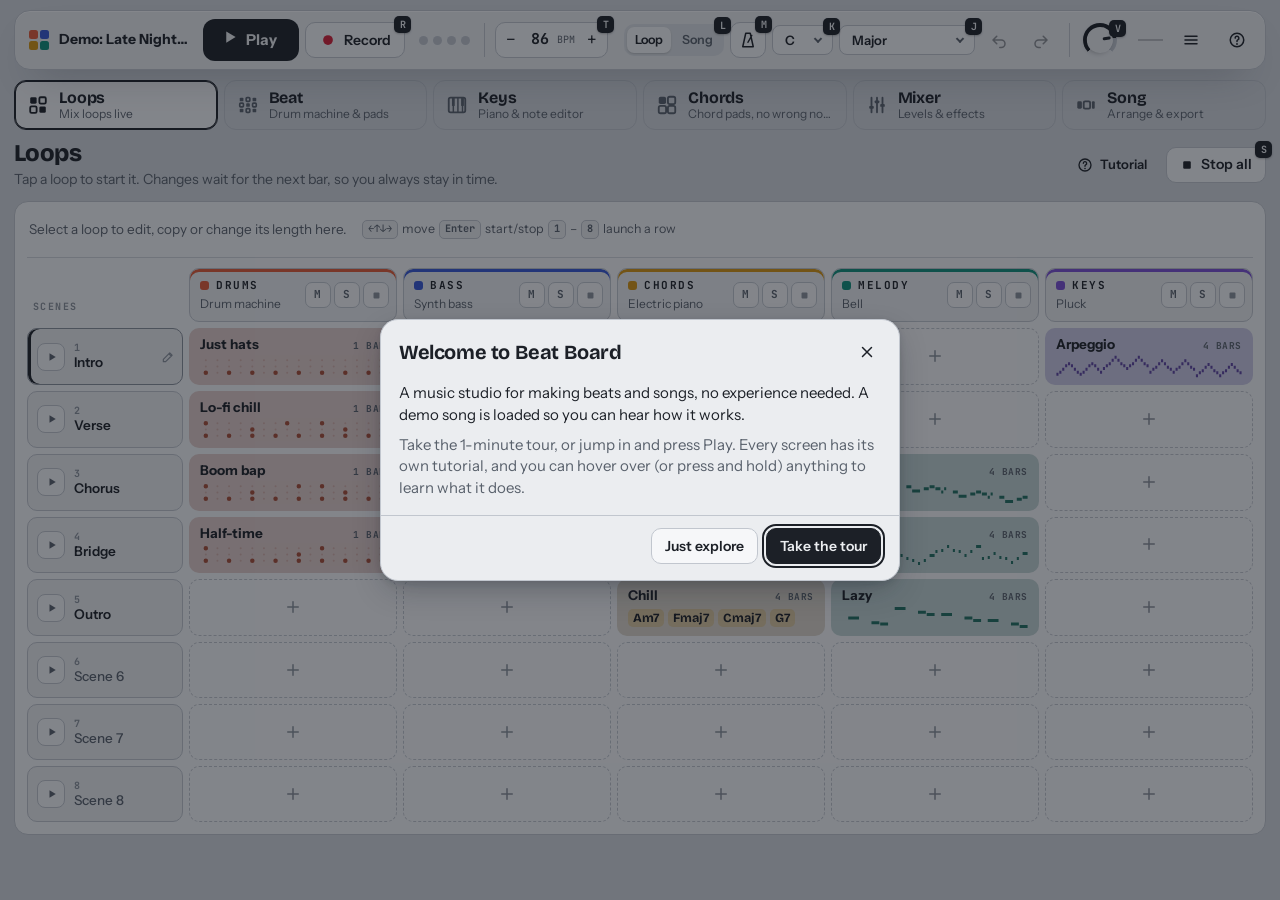
<file: index.html>
<!doctype html>
<html lang="en">
<head>
<meta charset="utf-8">
<meta name="viewport" content="width=device-width, initial-scale=1, viewport-fit=cover">
<title>Beat Board</title>
<meta name="description" content="A beginner-friendly music studio in your browser: drum machine, piano, chord pads, loops, mixer and song arranger.">
<meta name="theme-color" content="#EBEDF0" media="(prefers-color-scheme: light)">
<meta name="theme-color" content="#181B20" media="(prefers-color-scheme: dark)">
<link rel="icon" href="data:image/svg+xml,%3Csvg xmlns='http://www.w3.org/2000/svg' viewBox='0 0 20 20'%3E%3Crect x='1' y='1' width='8' height='8' rx='2' fill='%23E35B37'/%3E%3Crect x='11' y='1' width='8' height='8' rx='2' fill='%233657D4'/%3E%3Crect x='1' y='11' width='8' height='8' rx='2' fill='%23D69511'/%3E%3Crect x='11' y='11' width='8' height='8' rx='2' fill='%230E8F7A'/%3E%3C/svg%3E">
<link rel="apple-touch-icon" href="icons/apple-touch-icon.png">
<meta name="apple-mobile-web-app-title" content="Beat Board">
<link rel="preconnect" href="https://fonts.googleapis.com">
<link rel="preconnect" href="https://fonts.gstatic.com" crossorigin>
<link rel="stylesheet" href="https://fonts.googleapis.com/css2?family=Bricolage+Grotesque:opsz,wght@12..96,600;12..96,800&family=Instrument+Sans:wght@400;500;600;700&family=JetBrains+Mono:wght@500;700&display=swap">
<link rel="stylesheet" href="css/app.css">
<link rel="stylesheet" href="css/views/loops.css">
<link rel="stylesheet" href="css/views/beat.css">
<link rel="stylesheet" href="css/views/keys.css">
<link rel="stylesheet" href="css/views/chords.css">
<link rel="stylesheet" href="css/views/mixer.css">
<link rel="stylesheet" href="css/views/song.css">
</head>
<body>
<div class="app" id="app">
  <header class="topbar" id="topbar" aria-label="Transport"></header>
  <nav class="tabs" id="tabs" role="tablist" aria-label="Screens"></nav>
  <main class="views" id="views"></main>
</div>
<div id="hud" aria-hidden="true"></div>
<noscript><p style="padding:20px">Beat Board needs JavaScript turned on.</p></noscript>

<script src="js/core.js"></script>
<script src="js/audio.js"></script>
<script src="js/transport.js"></script>
<script src="js/ui.js"></script>
<script src="js/library.js"></script>
<script src="js/midi.js"></script>
<script src="js/views/loops.js"></script>
<script src="js/views/beat.js"></script>
<script src="js/views/keys.js"></script>
<script src="js/views/chords.js"></script>
<script src="js/views/mixer.js"></script>
<script src="js/views/song.js"></script>
<script src="js/app.js"></script>
</body>
</html>
</file>
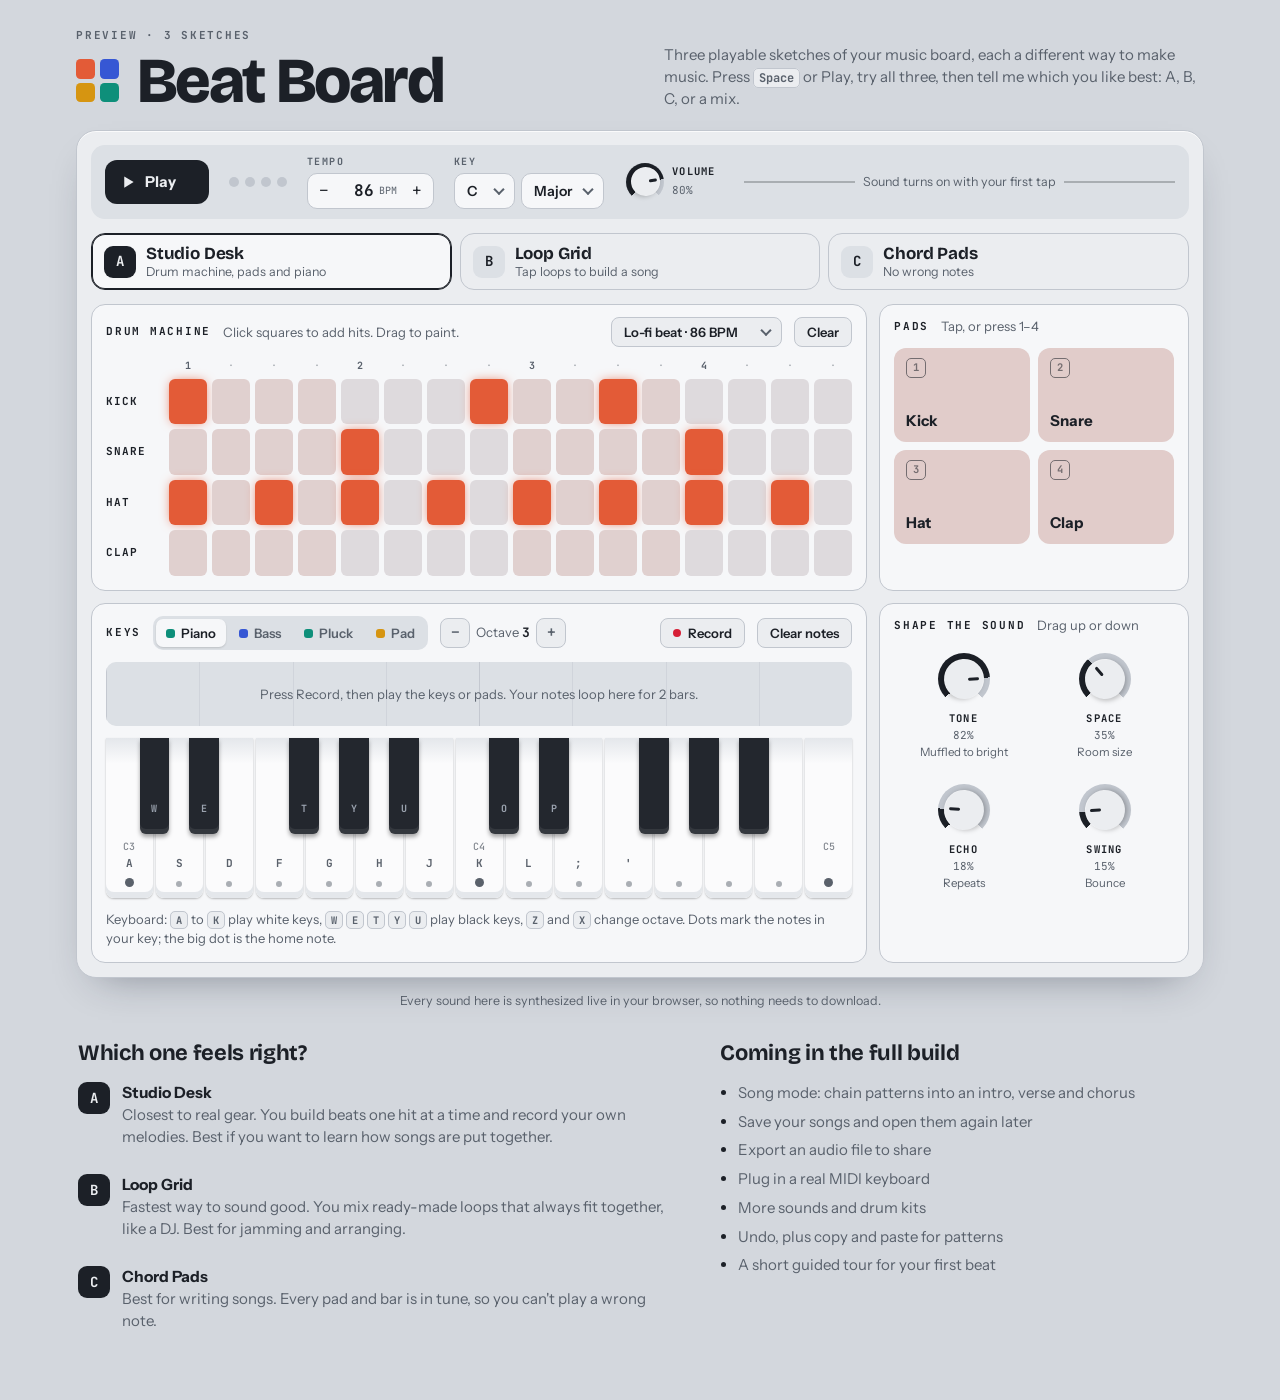
<file: preview/sketches.html>
<!doctype html>
<html lang="en">
<head>
<meta charset="utf-8">
<meta name="viewport" content="width=device-width, initial-scale=1, viewport-fit=cover">
<title>Beat Board Sketches</title>
<link rel="preconnect" href="https://fonts.googleapis.com">
<link rel="preconnect" href="https://fonts.gstatic.com" crossorigin>
<link rel="stylesheet" href="https://fonts.googleapis.com/css2?family=Bricolage+Grotesque:opsz,wght@12..96,600;12..96,800&family=Instrument+Sans:wght@400;500;600;700&family=JetBrains+Mono:wght@500;700&display=swap">
<style>[hidden]{display:none!important}body{margin:0}</style>
</head>
<body>
<style>
/* Layout: one hardware-style device panel. Transport strip on top, three sketch tabs, then the active sketch's modules laid out like gear on a desk. Each instrument keeps one color everywhere. */
:root {
  --bg: #D3D7DD;
  --panel: #EBEDF0;
  --well: #DCE0E5;
  --raise: #F6F7F9;
  --ink: #1C2027;
  --ink-2: #59616C;
  --line: #C1C6CE;
  --key-w: #FBFBFC;
  --key-w2: #E4E7EB;
  --key-w-ink: #5A616B;
  --key-b: #23272E;
  --key-b-ink: #9AA2AE;
  --drums: #E35B37;
  --bass: #3657D4;
  --chords: #D69511;
  --melody: #0E8F7A;
  --drums-ink: #1C120D;
  --bass-ink: #FFFFFF;
  --chords-ink: #1E1606;
  --melody-ink: #FFFFFF;
  --rec: #D61F36;
  --rec-ink: #FFFFFF;
  --lift: 0 1px 0 rgba(255,255,255,.75) inset, 0 18px 40px -22px rgba(24,32,48,.45);
  --font-display: "Bricolage Grotesque", "Avenir Next", "Segoe UI", system-ui, sans-serif;
  --font-body: "Instrument Sans", system-ui, -apple-system, "Segoe UI", Roboto, sans-serif;
  --font-mono: "JetBrains Mono", ui-monospace, "SF Mono", Menlo, Consolas, monospace;
}
@media (prefers-color-scheme: dark) {
  :root:not([data-theme="light"]) {
    --bg: #0E1013; --panel: #181B20; --well: #111317; --raise: #20242B;
    --ink: #E8EBEF; --ink-2: #949CA8; --line: #2D323A;
    --key-w: #D9DDE3; --key-w2: #B9BFC8; --key-w-ink: #4A515C; --key-b: #08090B; --key-b-ink: #7D8592;
    --drums: #FF7A52; --bass: #7A93FF; --chords: #FFC53D; --melody: #2BC9AE;
    --drums-ink: #1C0D07; --bass-ink: #0A1030; --chords-ink: #1E1606; --melody-ink: #04211C;
    --rec: #FF4A5C; --rec-ink: #1A0306;
    --lift: 0 1px 0 rgba(255,255,255,.05) inset, 0 24px 48px -24px rgba(0,0,0,.8);
    color-scheme: dark;
  }
}
:root[data-theme="dark"] {
  --bg: #0E1013; --panel: #181B20; --well: #111317; --raise: #20242B;
  --ink: #E8EBEF; --ink-2: #949CA8; --line: #2D323A;
  --key-w: #D9DDE3; --key-w2: #B9BFC8; --key-w-ink: #4A515C; --key-b: #08090B; --key-b-ink: #7D8592;
  --drums: #FF7A52; --bass: #7A93FF; --chords: #FFC53D; --melody: #2BC9AE;
  --drums-ink: #1C0D07; --bass-ink: #0A1030; --chords-ink: #1E1606; --melody-ink: #04211C;
  --rec: #FF4A5C; --rec-ink: #1A0306;
  --lift: 0 1px 0 rgba(255,255,255,.05) inset, 0 24px 48px -24px rgba(0,0,0,.8);
  color-scheme: dark;
}

* { box-sizing: border-box; }
body { background: var(--bg); color: var(--ink); font-family: var(--font-body); font-size: 15px; line-height: 1.45; -webkit-font-smoothing: antialiased; }
button, select, input { font: inherit; color: inherit; }
button { cursor: pointer; }
:focus-visible { outline: 2px solid var(--ink); outline-offset: 2px; }
kbd { font-family: var(--font-mono); font-size: .8em; font-weight: 700; padding: 1px 5px; border-radius: 5px; border: 1px solid var(--line); background: var(--panel); white-space: nowrap; }

.c-drums  { --c: var(--drums);  --c-ink: var(--drums-ink); }
.c-bass   { --c: var(--bass);   --c-ink: var(--bass-ink); }
.c-chords { --c: var(--chords); --c-ink: var(--chords-ink); }
.c-melody { --c: var(--melody); --c-ink: var(--melody-ink); }

.wrap { max-width: 1160px; margin: 0 auto; padding-block: 28px 56px; padding-left: max(16px, env(safe-area-inset-left, 0px)); padding-right: max(16px, env(safe-area-inset-right, 0px)); display: grid; gap: 20px; }

/* intro */
.intro { display: flex; flex-wrap: wrap; align-items: flex-end; justify-content: space-between; gap: 14px 40px; }
.brand { display: grid; gap: 8px; }
.eyebrow { font-family: var(--font-mono); font-size: 11px; font-weight: 700; letter-spacing: .16em; text-transform: uppercase; color: var(--ink-2); }
.brand h1 { margin: 0; font-family: var(--font-display); font-weight: 800; font-size: clamp(38px, 6.4vw, 64px); line-height: .9; letter-spacing: -0.04em; display: flex; align-items: center; gap: .28em; }
.leds { display: inline-grid; grid-template-columns: repeat(2, .3em); gap: .07em; flex: none; }
.leds i { width: .3em; height: .3em; border-radius: .07em; background: var(--c); }
.intro p { margin: 0; max-width: 54ch; color: var(--ink-2); text-wrap: pretty; }

/* device */
.device { background: var(--panel); border: 1px solid var(--line); border-radius: 20px; box-shadow: var(--lift); padding: 14px; display: grid; gap: 14px; min-width: 0; }

/* transport */
.transport { display: flex; flex-wrap: wrap; align-items: center; gap: 12px 20px; padding: 10px 14px; background: var(--well); border-radius: 14px; }
.play { display: inline-flex; align-items: center; gap: 8px; height: 44px; min-width: 104px; padding: 0 18px 0 14px; border-radius: 12px; border: 0; background: var(--ink); color: var(--panel); font-weight: 700; font-size: 15px; }
.play svg { width: 18px; height: 18px; fill: currentColor; flex: none; }
.play .i-stop { display: none; }
.play[aria-pressed="true"] .i-stop { display: block; }
.play[aria-pressed="true"] .i-play { display: none; }
.beats { display: flex; gap: 6px; }
.beats i { width: 10px; height: 10px; border-radius: 50%; background: var(--line); transition: background .1s; }
.beats i.on { background: var(--ink); transition: none; }
.ctl { display: grid; gap: 4px; }
.lbl { font-family: var(--font-mono); font-size: 10px; letter-spacing: .14em; text-transform: uppercase; color: var(--ink-2); font-weight: 700; }
.row { display: flex; gap: 6px; align-items: center; }
.stepper { display: flex; align-items: center; background: var(--raise); border: 1px solid var(--line); border-radius: 10px; height: 36px; overflow: hidden; }
.stepper button { width: 32px; height: 100%; border: 0; background: transparent; font-size: 18px; line-height: 1; }
.stepper button:hover { background: var(--well); }
.stepper input { width: 3.4ch; border: 0; background: transparent; text-align: right; font-family: var(--font-mono); font-weight: 700; font-size: 16px; font-variant-numeric: tabular-nums; -moz-appearance: textfield; appearance: textfield; padding: 0; }
.stepper input::-webkit-inner-spin-button, .stepper input::-webkit-outer-spin-button { -webkit-appearance: none; margin: 0; }
.stepper .unit { font-family: var(--font-mono); font-size: 10px; color: var(--ink-2); padding: 0 4px 0 5px; }
.sel { position: relative; display: inline-flex; }
.sel select { appearance: none; -webkit-appearance: none; height: 36px; padding: 0 30px 0 12px; border-radius: 10px; border: 1px solid var(--line); background: var(--raise); font-weight: 600; font-size: 14px; }
.sel::after { content: ""; position: absolute; right: 12px; top: 50%; width: 6px; height: 6px; border-right: 2px solid var(--ink-2); border-bottom: 2px solid var(--ink-2); transform: translateY(-70%) rotate(45deg); pointer-events: none; }
.sel.sm select { height: 30px; font-size: 13px; border-radius: 8px; background: var(--panel); }
.scope-wrap { flex: 1 1 160px; min-width: 120px; height: 44px; position: relative; }
#scope { width: 100%; height: 44px; display: block; }
.sound-hint { position: absolute; inset: 0; margin: 0; display: grid; place-items: center; font-size: 12.5px; color: var(--ink-2); pointer-events: none; text-align: center; }
.sound-hint span { background: var(--well); padding: 0 8px; }

/* tabs */
.tabs { display: grid; grid-template-columns: repeat(3, minmax(0, 1fr)); gap: 8px; }
.tab { display: grid; grid-template-columns: auto minmax(0, 1fr); align-items: center; column-gap: 10px; text-align: left; padding: 10px 12px; border-radius: 14px; border: 1px solid var(--line); background: transparent; min-width: 0; }
.tab:hover { background: var(--raise); }
.tab[aria-selected="true"] { background: var(--raise); border-color: var(--ink); box-shadow: 0 0 0 1px var(--ink) inset; }
.letter { grid-row: span 2; width: 32px; height: 32px; border-radius: 9px; display: grid; place-items: center; font-family: var(--font-mono); font-weight: 700; font-size: 14px; background: var(--well); color: var(--ink); flex: none; }
.tab[aria-selected="true"] .letter { background: var(--ink); color: var(--panel); }
.tab-name { font-family: var(--font-display); font-weight: 700; font-size: 17px; letter-spacing: -0.01em; line-height: 1.15; }
.tab-sub { font-size: 12.5px; color: var(--ink-2); line-height: 1.25; }

/* modules */
.panel { display: grid; gap: 12px; min-width: 0; }
.module { background: var(--raise); border: 1px solid var(--line); border-radius: 14px; padding: 12px 14px 14px; display: grid; gap: 12px; min-width: 0; align-content: start; }
.mod-head { display: flex; flex-wrap: wrap; align-items: center; gap: 8px 12px; min-width: 0; }
.mod-head h3 { margin: 0; font-family: var(--font-mono); font-size: 11px; font-weight: 700; letter-spacing: .16em; text-transform: uppercase; }
.grow { flex: 1 1 auto; }
.hint { margin: 0; font-size: 13px; color: var(--ink-2); }
.chip-btn { height: 30px; padding: 0 12px; border-radius: 8px; border: 1px solid var(--line); background: var(--panel); font-size: 13px; font-weight: 600; display: inline-flex; align-items: center; gap: 7px; white-space: nowrap; }
.chip-btn:hover { background: var(--well); }
.chip-btn.sq { width: 30px; padding: 0; justify-content: center; font-size: 16px; }
.rec .dot { width: 8px; height: 8px; border-radius: 50%; background: var(--rec); }
.rec[aria-pressed="true"] { background: var(--rec); border-color: var(--rec); color: var(--rec-ink); }
.rec[aria-pressed="true"] .dot { background: currentColor; animation: pulse 1s ease-in-out infinite; }
@keyframes pulse { 50% { opacity: .25; } }
.seg { display: inline-flex; flex-wrap: wrap; padding: 3px; gap: 3px; background: var(--well); border-radius: 10px; }
.seg button { height: 28px; padding: 0 10px; border: 0; border-radius: 7px; background: transparent; font-size: 13px; font-weight: 600; color: var(--ink-2); display: inline-flex; align-items: center; gap: 6px; }
.seg button:hover { color: var(--ink); }
.seg button[aria-pressed="true"] { background: var(--raise); color: var(--ink); box-shadow: 0 1px 2px rgba(0,0,0,.14); }
.sw { width: 9px; height: 9px; border-radius: 3px; background: var(--c); flex: none; }
.kcap { font-family: var(--font-mono); font-size: 10.5px; font-weight: 700; min-width: 20px; height: 20px; padding: 0 5px; border-radius: 5px; border: 1px solid currentColor; display: inline-grid; place-items: center; opacity: .55; }
.inline-lbl { font-size: 13px; font-weight: 600; color: var(--ink-2); }

/* A: studio desk */
.desk { display: grid; grid-template-columns: minmax(0, 1fr) minmax(250px, 310px); gap: 12px; }
.desk .knobs { grid-template-columns: repeat(2, minmax(0, 1fr)); row-gap: 12px; }
.seq { display: grid; grid-template-columns: 58px repeat(16, minmax(0, 1fr)); gap: 5px; touch-action: none; user-select: none; -webkit-user-select: none; }
.beatnum { font-family: var(--font-mono); font-size: 10px; text-align: center; color: var(--ink-2); opacity: .55; }
.beatnum.major { opacity: 1; font-weight: 700; }
.beatnum.now { color: var(--ink); opacity: 1; }
.row-label { border: 0; background: transparent; text-align: left; padding: 0; font-family: var(--font-mono); font-size: 11px; font-weight: 700; letter-spacing: .08em; text-transform: uppercase; }
.row-label:hover { color: var(--c); }
.cell { aspect-ratio: 1 / 1.2; border: 0; border-radius: 6px; padding: 0; background: color-mix(in oklab, var(--c) 13%, var(--well)); }
.cell.alt { background: color-mix(in oklab, var(--c) 5%, var(--well)); }
.cell:hover { background: color-mix(in oklab, var(--c) 30%, var(--well)); }
.cell.on { background: var(--c); box-shadow: 0 0 12px -3px var(--c); }
.cell.now { box-shadow: inset 0 0 0 2px var(--ink); }
.cell.on.now { box-shadow: inset 0 0 0 2px var(--ink), 0 0 16px -2px var(--c); }
.pads { display: grid; grid-template-columns: repeat(2, minmax(0, 1fr)); gap: 8px; }
.pad { aspect-ratio: 1.45; border: 0; border-radius: 12px; background: color-mix(in oklab, var(--c) 16%, var(--well)); padding: 10px 12px; display: flex; flex-direction: column; justify-content: space-between; align-items: flex-start; text-align: left; touch-action: none; user-select: none; -webkit-user-select: none; transition: background .35s ease-out, box-shadow .35s ease-out, transform .1s; }
.pad .pname { font-weight: 700; font-size: 15px; }
.pad.hit { background: var(--c); color: var(--c-ink); box-shadow: 0 0 22px -4px var(--c); transform: scale(.97); transition: none; }
.knobs { display: grid; grid-template-columns: repeat(4, minmax(0, 1fr)); gap: 2px; }
.knob { display: grid; justify-items: center; align-content: start; gap: 2px; padding: 6px 2px; border-radius: 10px; cursor: ns-resize; touch-action: none; user-select: none; -webkit-user-select: none; }
.knob:hover { background: var(--well); }
.dial { width: 52px; height: 52px; border-radius: 50%; background: conic-gradient(from 225deg, var(--kc, var(--ink)) calc(var(--v) * 270deg), var(--line) 0 270deg, transparent 0); display: grid; place-items: center; margin-bottom: 4px; }
.cap { width: 40px; height: 40px; border-radius: 50%; background: var(--panel); box-shadow: 0 2px 5px rgba(0,0,0,.25), inset 0 1px 0 rgba(255,255,255,.3); position: relative; transform: rotate(calc(-135deg + var(--v) * 270deg)); }
.cap::after { content: ""; position: absolute; left: 50%; top: 5px; width: 3px; height: 11px; margin-left: -1.5px; border-radius: 2px; background: var(--ink); }
.knob-name { font-family: var(--font-mono); font-size: 10.5px; font-weight: 700; letter-spacing: .12em; text-transform: uppercase; }
.knob-val { font-family: var(--font-mono); font-size: 11px; color: var(--ink-2); font-variant-numeric: tabular-nums; }
.knob-what { font-size: 11.5px; color: var(--ink-2); text-align: center; line-height: 1.2; }
.knob.small { grid-template-columns: auto auto; justify-items: start; align-items: center; column-gap: 8px; row-gap: 0; padding: 2px 8px 2px 2px; }
.knob.small .dial { grid-row: span 2; width: 38px; height: 38px; margin: 0; }
.knob.small .cap { width: 29px; height: 29px; }
.knob.small .cap::after { top: 3px; height: 8px; }
.oct { display: inline-flex; align-items: center; gap: 6px; font-size: 13px; color: var(--ink-2); }
.oct output { font-family: var(--font-mono); font-weight: 700; color: var(--ink); }
.lane-wrap { position: relative; height: 64px; border-radius: 10px; background: var(--well); overflow: hidden; }
#lane { width: 100%; height: 100%; display: block; }
.lane-empty { position: absolute; inset: 0; margin: 0; display: grid; place-items: center; font-size: 13px; color: var(--ink-2); pointer-events: none; text-align: center; padding: 0 12px; }
.piano { position: relative; display: flex; gap: 3px; height: 160px; touch-action: none; user-select: none; -webkit-user-select: none; }
.pkey { position: relative; }
.pkey.white { flex: 1 1 0; min-width: 0; background: linear-gradient(180deg, var(--key-w2), var(--key-w) 16%); border-radius: 0 0 8px 8px; box-shadow: inset 0 -6px 0 var(--key-w2), 0 1px 2px rgba(0,0,0,.25); }
.pkey.black { position: absolute; top: 0; height: 60%; z-index: 2; background: var(--key-b); border-radius: 0 0 6px 6px; box-shadow: inset 0 -5px 0 rgba(255,255,255,.08), 0 3px 4px rgba(0,0,0,.35); }
.pkey.lit { background: var(--c); box-shadow: inset 0 -6px 0 color-mix(in oklab, var(--c) 70%, black), 0 0 20px -6px var(--c); }
.pkey .klet, .pkey .kname { position: absolute; left: 0; right: 0; text-align: center; font-family: var(--font-mono); font-size: 11px; font-weight: 700; pointer-events: none; }
.pkey .klet { bottom: 26px; color: var(--key-w-ink); }
.pkey.black .klet { bottom: 18px; color: var(--key-b-ink); font-size: 10px; }
.pkey .kname { top: calc(60% + 6px); font-size: 10px; font-weight: 500; color: var(--key-w-ink); opacity: .75; }
.pkey.inkey::after { content: ""; position: absolute; left: 50%; bottom: 11px; width: 6px; height: 6px; margin-left: -3px; border-radius: 50%; background: var(--key-w-ink); opacity: .5; }
.pkey.black.inkey::after { bottom: 7px; background: var(--key-b-ink); }
.pkey.root::after { width: 9px; height: 9px; margin-left: -4.5px; opacity: 1; }
.pkey.lit .klet, .pkey.lit .kname { color: var(--c-ink); }
.pkey.lit::after { background: var(--c-ink); }

/* B: loop grid */
.launch { display: grid; grid-template-columns: 56px repeat(4, minmax(0, 1fr)); gap: 8px; }
.col-head { display: flex; align-items: center; gap: 8px; font-family: var(--font-mono); font-size: 11px; font-weight: 700; letter-spacing: .14em; text-transform: uppercase; padding: 0 2px; min-width: 0; }
.scene { border: 1px solid var(--line); background: var(--panel); border-radius: 10px; display: grid; place-items: center; align-content: center; gap: 3px; font-family: var(--font-mono); font-size: 11px; font-weight: 700; color: var(--ink-2); }
.scene svg { width: 13px; height: 13px; fill: currentColor; }
.scene:hover { color: var(--ink); background: var(--well); }
.clip { position: relative; overflow: hidden; min-height: 72px; border: 0; border-radius: 12px; padding: 10px 12px 12px; display: grid; align-content: space-between; gap: 4px; text-align: left; background: color-mix(in oklab, var(--c) 13%, var(--well)); transition: background .15s; min-width: 0; }
.clip:hover { background: color-mix(in oklab, var(--c) 24%, var(--well)); }
.clip-name { font-weight: 700; font-size: 15px; line-height: 1.2; }
.clip-sub { font-size: 12px; color: var(--ink-2); line-height: 1.25; }
.clip.active { background: var(--c); color: var(--c-ink); box-shadow: 0 0 22px -8px var(--c); }
.clip.active .clip-sub { color: inherit; opacity: .78; }
.clip .prog { position: absolute; left: 0; bottom: 0; height: 4px; width: calc(var(--p, 0) * 100%); background: currentColor; opacity: .4; }
.clip:not(.active) .prog { display: none; }
.clip.pending, .clip.stopping { animation: blink .5s steps(1) infinite; }
@keyframes blink { 50% { box-shadow: inset 0 0 0 2px var(--c); background: color-mix(in oklab, var(--c) 38%, var(--well)); color: var(--ink); } }
.mix { display: flex; align-items: center; gap: 8px; padding: 2px; min-width: 0; }
.mix input[type="range"] { flex: 1 1 auto; min-width: 0; width: 100%; accent-color: var(--c); }
.mute { height: 26px; padding: 0 8px; border-radius: 7px; border: 1px solid var(--line); background: var(--panel); font-family: var(--font-mono); font-size: 10px; font-weight: 700; letter-spacing: .08em; text-transform: uppercase; color: var(--ink-2); flex: none; }
.mute[aria-pressed="true"] { background: var(--ink); color: var(--panel); border-color: var(--ink); }
.mix-label { align-self: center; }
.prog-strip { display: grid; grid-template-columns: repeat(4, minmax(0, 1fr)); gap: 8px; }
.bar-cell { border-radius: 10px; padding: 8px 12px 10px; background: var(--well); display: grid; gap: 2px; min-width: 0; transition: background .15s; }
.bar-cell .chord { font-family: var(--font-display); font-weight: 800; font-size: 22px; letter-spacing: -0.02em; }
.bar-cell.now { background: var(--c); color: var(--c-ink); transition: none; }
.bar-cell.now .lbl { color: inherit; opacity: .7; }

/* C: chord pads */
.cpads { display: grid; grid-template-columns: repeat(4, minmax(0, 1fr)); gap: 10px; }
.cpad { aspect-ratio: 1.5; border: 0; border-radius: 14px; padding: 10px 12px; background: color-mix(in oklab, var(--c) 15%, var(--well)); display: grid; grid-template-rows: auto 1fr auto; text-align: left; touch-action: none; user-select: none; -webkit-user-select: none; transition: background .2s, box-shadow .2s; min-width: 0; }
.cpad:hover { background: color-mix(in oklab, var(--c) 24%, var(--well)); }
.cpad-top { display: flex; justify-content: space-between; align-items: center; gap: 6px; }
.cnum { font-family: var(--font-mono); font-size: 12px; font-weight: 700; color: var(--ink-2); }
.cname { align-self: end; font-family: var(--font-display); font-size: clamp(22px, 3.4vw, 34px); font-weight: 800; letter-spacing: -0.025em; line-height: 1; }
.cnext { font-size: 11.5px; font-weight: 600; color: var(--ink-2); visibility: hidden; margin-top: 4px; }
.cpad.suggest { box-shadow: inset 0 0 0 2px var(--c); }
.cpad.suggest .cnext { visibility: visible; }
.cpad.held { background: var(--c); color: var(--c-ink); box-shadow: 0 0 26px -6px var(--c); transition: none; }
.cpad.held .cnum, .cpad.held .cnext { color: inherit; opacity: .7; }
.chords-row { display: grid; grid-template-columns: minmax(0, 2fr) minmax(220px, 1fr); gap: 12px; }
.mel { display: grid; grid-template-columns: repeat(10, minmax(0, 1fr)); gap: 6px; height: 140px; align-items: center; touch-action: none; user-select: none; -webkit-user-select: none; }
.mbar { height: calc(100% - var(--i) * 4.5%); border-radius: 10px; background: color-mix(in oklab, var(--c) 18%, var(--well)); display: grid; align-content: space-between; justify-items: center; padding: 8px 0; font-family: var(--font-mono); font-size: 11px; font-weight: 700; min-width: 0; }
.mbar.hit { background: var(--c); color: var(--c-ink); box-shadow: 0 0 18px -5px var(--c); }
.beat-ctl { display: grid; gap: 10px; }
.toggle[aria-pressed="true"] { background: var(--c); border-color: var(--c); color: var(--c-ink); }

/* below the device */
.foot { margin: -6px 0 0; font-size: 12.5px; color: var(--ink-2); text-align: center; }
.next { display: grid; grid-template-columns: minmax(0, 1.25fr) minmax(0, 1fr); gap: 20px 40px; padding: 8px 2px 0; }
.next h2 { font-family: var(--font-display); font-weight: 700; font-size: 22px; letter-spacing: -0.015em; margin: 0 0 12px; text-wrap: balance; }
.picks { list-style: none; margin: 0; padding: 0; display: grid; gap: 14px; }
.picks li { display: grid; grid-template-columns: 32px minmax(0, 1fr); gap: 12px; align-items: start; }
.picks .letter { background: var(--ink); color: var(--panel); }
.picks b { display: block; font-size: 15.5px; }
.picks span.d { color: var(--ink-2); max-width: 60ch; display: block; }
.soon { margin: 0; padding-left: 18px; display: grid; gap: 7px; color: var(--ink-2); }
.soon li::marker { color: var(--ink); }

@media (max-width: 860px) {
  .desk { grid-template-columns: minmax(0, 1fr); }
  .desk .knobs { grid-template-columns: repeat(4, minmax(0, 1fr)); }
  .chords-row { grid-template-columns: minmax(0, 1fr); }
  .next { grid-template-columns: minmax(0, 1fr); }
}
@media (max-width: 600px) {
  .device { padding: 10px; border-radius: 16px; }
  .module { padding: 10px; }
  .tab { grid-template-columns: minmax(0, 1fr); justify-items: start; row-gap: 6px; padding: 8px; }
  .letter { grid-row: auto; width: 28px; height: 28px; }
  .tab-sub { display: none; }
  .tab-name { font-size: 14.5px; }
  .seq { grid-template-columns: 42px repeat(16, minmax(0, 1fr)); gap: 3px; }
  .row-label { font-size: 9.5px; letter-spacing: .02em; }
  .cell { aspect-ratio: 1 / 1.7; border-radius: 4px; }
  .beatnum { font-size: 9px; }
  .launch { grid-template-columns: 38px repeat(4, minmax(0, 1fr)); gap: 6px; }
  .col-head { font-size: 9.5px; letter-spacing: .06em; gap: 5px; }
  .clip { padding: 8px; min-height: 64px; }
  .clip-name { font-size: 13px; }
  .clip-sub { display: none; }
  .mix { flex-direction: column; align-items: stretch; }
  .bar-cell .chord { font-size: 17px; }
  .bar-cell { padding: 6px 8px; }
  .cpads { gap: 6px; }
  .cpad { aspect-ratio: 1.05; padding: 8px; }
  .cnext { font-size: 10.5px; }
  .piano { height: 140px; }
  .mel { gap: 4px; }
  .knob-what { display: none; }
}
@media (prefers-reduced-motion: reduce) {
  *, *::before, *::after { animation: none !important; transition: none !important; }
}
</style>

<div class="wrap">
  <header class="intro">
    <div class="brand">
      <span class="eyebrow">Preview · 3 sketches</span>
      <h1><span class="leds" aria-hidden="true"><i class="c-drums"></i><i class="c-bass"></i><i class="c-chords"></i><i class="c-melody"></i></span>Beat Board</h1>
    </div>
    <p>Three playable sketches of your music board, each a different way to make music. Press <kbd>Space</kbd> or Play, try all three, then tell me which you like best: A, B, C, or a mix.</p>
  </header>

  <section class="device" aria-label="Music board">
    <div class="transport" role="group" aria-label="Transport">
      <button type="button" id="play" class="play" aria-pressed="false" title="Play or stop (Space)">
        <svg class="i-play" viewBox="0 0 24 24" aria-hidden="true"><path d="M7 4.5v15l12.5-7.5z"/></svg>
        <svg class="i-stop" viewBox="0 0 24 24" aria-hidden="true"><rect x="5.5" y="5.5" width="13" height="13" rx="2"/></svg>
        <span id="playLabel">Play</span>
      </button>
      <div class="beats" id="beats" aria-hidden="true"><i></i><i></i><i></i><i></i></div>
      <div class="ctl">
        <span class="lbl" id="bpmLbl">Tempo</span>
        <div class="stepper">
          <button type="button" id="bpmDown" aria-label="Slower">−</button>
          <input id="bpm" type="number" min="60" max="180" value="86" aria-labelledby="bpmLbl">
          <span class="unit">BPM</span>
          <button type="button" id="bpmUp" aria-label="Faster">+</button>
        </div>
      </div>
      <div class="ctl">
        <label class="lbl" for="key">Key</label>
        <div class="row">
          <span class="sel"><select id="key"></select></span>
          <span class="sel"><select id="mode" aria-label="Major or minor"><option value="major">Major</option><option value="minor">Minor</option></select></span>
        </div>
      </div>
      <div id="volHost"></div>
      <div class="scope-wrap">
        <canvas id="scope" aria-hidden="true"></canvas>
        <p class="sound-hint" id="soundHint"><span>Sound turns on with your first tap</span></p>
      </div>
    </div>

    <div class="tabs" role="tablist" aria-label="Sketches">
      <button type="button" class="tab" role="tab" id="tab-desk" data-tab="desk" aria-controls="panel-desk" aria-selected="true">
        <span class="letter">A</span><span class="tab-name">Studio Desk</span><span class="tab-sub">Drum machine, pads and piano</span>
      </button>
      <button type="button" class="tab" role="tab" id="tab-grid" data-tab="grid" aria-controls="panel-grid" aria-selected="false" tabindex="-1">
        <span class="letter">B</span><span class="tab-name">Loop Grid</span><span class="tab-sub">Tap loops to build a song</span>
      </button>
      <button type="button" class="tab" role="tab" id="tab-chords" data-tab="chords" aria-controls="panel-chords" aria-selected="false" tabindex="-1">
        <span class="letter">C</span><span class="tab-name">Chord Pads</span><span class="tab-sub">No wrong notes</span>
      </button>
    </div>

    <!-- A: Studio Desk -->
    <div class="panel" id="panel-desk" role="tabpanel" aria-labelledby="tab-desk">
      <div class="desk">
        <div class="module c-drums">
          <div class="mod-head">
            <h3>Drum machine</h3>
            <p class="hint">Click squares to add hits. Drag to paint.</p>
            <span class="grow"></span>
            <span class="sel sm"><select id="groove" aria-label="Starter beat"></select></span>
            <button type="button" class="chip-btn" id="seqClear">Clear</button>
          </div>
          <div class="seq" id="seq"></div>
        </div>
        <div class="module c-drums">
          <div class="mod-head"><h3>Pads</h3><p class="hint">Tap, or press 1–4</p></div>
          <div class="pads" id="pads"></div>
        </div>
        <div class="module keys-mod">
          <div class="mod-head">
            <h3>Keys</h3>
            <div class="seg" id="voiceSel" role="group" aria-label="Sound"></div>
            <div class="oct">
              <button type="button" class="chip-btn sq" id="octDown" aria-label="Octave down">−</button>
              <span>Octave <output id="octOut">3</output></span>
              <button type="button" class="chip-btn sq" id="octUp" aria-label="Octave up">+</button>
            </div>
            <span class="grow"></span>
            <button type="button" class="chip-btn rec" id="rec" aria-pressed="false"><span class="dot"></span>Record</button>
            <button type="button" class="chip-btn" id="notesClear">Clear notes</button>
          </div>
          <div class="lane-wrap">
            <canvas id="lane" role="img" aria-label="Recorded notes, a 2 bar loop"></canvas>
            <p class="lane-empty" id="laneEmpty">Press Record, then play the keys or pads. Your notes loop here for 2 bars.</p>
          </div>
          <div class="piano" id="piano" role="group" aria-label="Piano. Play it with A W S E D F T G Y H U J K on your keyboard."></div>
          <p class="hint">Keyboard: <kbd>A</kbd> to <kbd>K</kbd> play white keys, <kbd>W</kbd> <kbd>E</kbd> <kbd>T</kbd> <kbd>Y</kbd> <kbd>U</kbd> play black keys, <kbd>Z</kbd> and <kbd>X</kbd> change octave. Dots mark the notes in your key; the big dot is the home note.</p>
        </div>
        <div class="module">
          <div class="mod-head"><h3>Shape the sound</h3><p class="hint">Drag up or down</p></div>
          <div class="knobs" id="fxKnobs"></div>
        </div>
      </div>
    </div>

    <!-- B: Loop Grid -->
    <div class="panel" id="panel-grid" role="tabpanel" aria-labelledby="tab-grid" hidden>
      <div class="module">
        <div class="mod-head">
          <h3>Loops</h3>
          <p class="hint">Tap a loop to start it. Changes land on the next bar, so you stay in time. Keys 1–4 play a whole row.</p>
          <span class="grow"></span>
          <label class="inline-lbl" for="mood">Mood</label>
          <span class="sel sm"><select id="mood"></select></span>
          <button type="button" class="chip-btn" id="stopAll">Stop all loops</button>
        </div>
        <div class="launch" id="launch"></div>
      </div>
      <div class="module c-chords">
        <div class="mod-head"><h3>Chord progression</h3><p class="hint">Every loop follows these four chords, so they always fit together.</p></div>
        <div class="prog-strip" id="progStrip"></div>
      </div>
    </div>

    <!-- C: Chord Pads -->
    <div class="panel" id="panel-chords" role="tabpanel" aria-labelledby="tab-chords" hidden>
      <div class="module c-chords">
        <div class="mod-head">
          <h3>Chords</h3>
          <p class="hint">Hold a pad, or keys 1–8. Outlined pads are good next chords.</p>
          <span class="grow"></span>
          <div class="seg" id="styleSel" role="group" aria-label="How chords play"></div>
          <div class="seg" id="flavorSel" role="group" aria-label="Chord flavor"></div>
        </div>
        <div class="cpads" id="cpads"></div>
      </div>
      <div class="chords-row">
        <div class="module c-melody">
          <div class="mod-head">
            <h3>Melody</h3>
            <p class="hint">Every bar is in your key. Keys Q to P.</p>
            <span class="grow"></span>
            <div class="seg" id="scaleSel" role="group" aria-label="Notes to use"></div>
          </div>
          <div class="mel" id="mel"></div>
        </div>
        <div class="module c-drums">
          <div class="mod-head"><h3>Backing beat</h3></div>
          <div class="beat-ctl">
            <div class="row">
              <button type="button" class="chip-btn toggle" id="beatToggle" aria-pressed="true">Beat on</button>
              <span class="sel sm"><select id="beatGroove" aria-label="Backing beat style"></select></span>
            </div>
            <p class="hint">Plays while the transport runs. Press Play, then jam on the pads.</p>
          </div>
        </div>
      </div>
    </div>
  </section>
  <p class="foot">Every sound here is synthesized live in your browser, so nothing needs to download.</p>

  <section class="next" aria-label="What comes next">
    <div>
      <h2>Which one feels right?</h2>
      <ul class="picks">
        <li><span class="letter">A</span><div><b>Studio Desk</b><span class="d">Closest to real gear. You build beats one hit at a time and record your own melodies. Best if you want to learn how songs are put together.</span></div></li>
        <li><span class="letter">B</span><div><b>Loop Grid</b><span class="d">Fastest way to sound good. You mix ready-made loops that always fit together, like a DJ. Best for jamming and arranging.</span></div></li>
        <li><span class="letter">C</span><div><b>Chord Pads</b><span class="d">Best for writing songs. Every pad and bar is in tune, so you can't play a wrong note.</span></div></li>
      </ul>
    </div>
    <div>
      <h2>Coming in the full build</h2>
      <ul class="soon">
        <li>Song mode: chain patterns into an intro, verse and chorus</li>
        <li>Save your songs and open them again later</li>
        <li>Export an audio file to share</li>
        <li>Plug in a real MIDI keyboard</li>
        <li>More sounds and drum kits</li>
        <li>Undo, plus copy and paste for patterns</li>
        <li>A short guided tour for your first beat</li>
      </ul>
    </div>
  </section>
</div>

<script>
(() => {
'use strict';
const $ = (s, r = document) => r.querySelector(s);
const clamp = (v, a, b) => Math.min(b, Math.max(a, v));
const mtof = m => 440 * Math.pow(2, (m - 69) / 12);
const h = (tag, cls, html) => { const e = document.createElement(tag); if (cls) e.className = cls; if (html != null) e.innerHTML = html; if (tag === 'button') e.type = 'button'; return e; };
const NOTE = ['C', 'C♯', 'D', 'E♭', 'E', 'F', 'F♯', 'G', 'A♭', 'A', 'B♭', 'B'];
const BLACK = new Set([1, 3, 6, 8, 10]);
const SCALES = { major: [0, 2, 4, 5, 7, 9, 11], minor: [0, 2, 3, 5, 7, 8, 10] };
const PENTA = { major: [0, 2, 4, 7, 9], minor: [0, 3, 5, 7, 10] };
const place = (pc, lo) => lo + (((pc - lo) % 12) + 12) % 12; // lowest midi >= lo with this pitch class
const pct = v => Math.round(v * 100) + '%';

const state = { bpm: 86, key: 0, mode: 'major', volume: 0.8, tone: 0.82, space: 0.35, echo: 0.18, swing: 0.15, active: 'desk' };

/* ================= audio engine ================= */
let ctx = null, A = null, curve = null;
function initAudio() {
  if (ctx) { if (ctx.state !== 'running') ctx.resume(); return true; }
  const AC = window.AudioContext || window.webkitAudioContext;
  if (!AC) { $('#soundHint span').textContent = 'This browser can’t play sound. Try Chrome, Edge, Firefox or Safari.'; return false; }
  ctx = new AC({ latencyHint: 'interactive' });
  const bus = ctx.createGain();
  const tone = ctx.createBiquadFilter(); tone.type = 'lowpass'; tone.Q.value = 0.5;
  const comp = ctx.createDynamicsCompressor();
  comp.threshold.value = -16; comp.knee.value = 8; comp.ratio.value = 3.5; comp.attack.value = 0.004; comp.release.value = 0.18;
  const master = ctx.createGain();
  const analyser = ctx.createAnalyser(); analyser.fftSize = 1024;
  bus.connect(tone); tone.connect(comp); comp.connect(master); master.connect(analyser); analyser.connect(ctx.destination);
  const rev = ctx.createConvolver(); rev.buffer = impulse(2.6, 2.4);
  const revIn = ctx.createGain(); revIn.connect(rev); rev.connect(tone);
  const dly = ctx.createDelay(2), dlyIn = ctx.createGain(), fb = ctx.createGain(), dlyLP = ctx.createBiquadFilter();
  fb.gain.value = 0.36; dlyLP.type = 'lowpass'; dlyLP.frequency.value = 2600;
  dlyIn.connect(dly); dly.connect(dlyLP); dlyLP.connect(fb); fb.connect(dly); dlyLP.connect(tone);
  const noise = ctx.createBuffer(1, ctx.sampleRate, ctx.sampleRate), nd = noise.getChannelData(0);
  for (let i = 0; i < nd.length; i++) nd[i] = Math.random() * 2 - 1;
  A = { bus, tone, master, analyser, revIn, dly, dlyIn, noise, ch: {} };
  const CH = { drums: [0.9, 0.1, 0], bass: [0.85, 0.04, 0], chords: [0.7, 0.55, 0.12], melody: [0.62, 0.45, 0.5], keys: [0.8, 0.4, 0.3] };
  for (const [name, [vol, r, e]] of Object.entries(CH)) {
    const g = ctx.createGain(), lp = ctx.createBiquadFilter(), rs = ctx.createGain(), es = ctx.createGain();
    g.gain.value = vol; lp.type = 'lowpass'; lp.frequency.value = 20000; rs.gain.value = r; es.gain.value = e;
    g.connect(lp); lp.connect(bus); lp.connect(rs); rs.connect(revIn); lp.connect(es); es.connect(dlyIn);
    A.ch[name] = { in: g, lp };
  }
  applyFx();
  const hint = () => { $('#soundHint').hidden = ctx.state === 'running'; };
  ctx.onstatechange = hint; hint();
  return true;
}
function impulse(sec, decay) {
  const len = Math.floor(ctx.sampleRate * sec), b = ctx.createBuffer(2, len, ctx.sampleRate);
  for (let c = 0; c < 2; c++) { const d = b.getChannelData(c); for (let i = 0; i < len; i++) d[i] = (Math.random() * 2 - 1) * Math.pow(1 - i / len, decay); }
  return b;
}
function applyFx() {
  if (!ctx) return;
  const t = ctx.currentTime;
  A.master.gain.setTargetAtTime(state.volume, t, 0.02);
  A.tone.frequency.setTargetAtTime(180 * Math.pow(110, state.tone), t, 0.03);
  A.revIn.gain.setTargetAtTime(state.space * 1.1, t, 0.03);
  A.dlyIn.gain.setTargetAtTime(state.echo, t, 0.03);
  A.dly.delayTime.setTargetAtTime(Math.min(1.9, 60 / state.bpm * 0.75), t, 0.05);
}
function driveCurve() {
  if (curve) return curve;
  curve = new Float32Array(1024);
  for (let i = 0; i < 1024; i++) { const x = i / 1023 * 2 - 1; curve[i] = Math.tanh(x * 2.4) / Math.tanh(2.4); }
  return curve;
}
function noiseSrc(t, dur) { const s = ctx.createBufferSource(); s.buffer = A.noise; s.start(t, Math.random() * 0.4); s.stop(t + dur); return s; }
function hitEnv(p, t, peak, dec) { p.setValueAtTime(0.0001, t); p.exponentialRampToValueAtTime(Math.max(peak, 0.0002), t + 0.002); p.exponentialRampToValueAtTime(0.0001, t + dec); }
function burst(t, dec, type, freq, peak, dest) {
  const s = noiseSrc(t, dec + 0.03), f = ctx.createBiquadFilter(), g = ctx.createGain();
  f.type = type; f.frequency.value = freq; f.Q.value = type === 'bandpass' ? 1.2 : 0.7;
  hitEnv(g.gain, t, peak, dec); s.connect(f); f.connect(g); g.connect(dest);
}

const KITS = {
  lofi:  { lp: 4800,  kick: { f0: 120, f1: 47, glide: 0.09, dec: 0.45, click: 0.1, gain: 1 },
           snare: { tone: 185, tdec: 0.1, nf: 1500, dec: 0.2, gain: 0.5 }, hat: { hp: 6000, dec: 0.05, gain: 0.2 }, clap: { f: 1150, dec: 0.2, gain: 0.42 } },
  trap:  { lp: 18000, kick: { f0: 150, f1: 44, glide: 0.05, dec: 1.4, click: 0.28, gain: 1, drive: true },
           snare: { tone: 230, tdec: 0.06, nf: 2400, dec: 0.14, gain: 0.55 }, hat: { hp: 9000, dec: 0.028, gain: 0.26 }, clap: { f: 1700, dec: 0.18, gain: 0.6 } },
  house: { lp: 16000, kick: { f0: 170, f1: 50, glide: 0.06, dec: 0.3, click: 0.35, gain: 1 },
           snare: { tone: 200, tdec: 0.08, nf: 1900, dec: 0.16, gain: 0.45 }, hat: { hp: 7600, dec: 0.14, gain: 0.19 }, clap: { f: 1350, dec: 0.24, gain: 0.6 } },
  pop:   { lp: 14000, kick: { f0: 140, f1: 52, glide: 0.07, dec: 0.36, click: 0.25, gain: 1 },
           snare: { tone: 205, tdec: 0.09, nf: 1800, dec: 0.2, gain: 0.58 }, hat: { hp: 7800, dec: 0.05, gain: 0.22 }, clap: { f: 1450, dec: 0.22, gain: 0.5 } },
};
function drum(id, t, v, kitId) {
  if (!ctx) return;
  v = Math.max(0.02, v);
  const k = KITS[kitId] || KITS.lofi, dest = A.ch.drums.in;
  A.ch.drums.lp.frequency.setValueAtTime(k.lp, t);
  if (id === 'kick') {
    const p = k.kick, o = ctx.createOscillator(), g = ctx.createGain();
    o.frequency.setValueAtTime(p.f0, t);
    o.frequency.exponentialRampToValueAtTime(p.f1, t + p.glide);
    g.gain.setValueAtTime(0.0001, t);
    g.gain.exponentialRampToValueAtTime(v * p.gain, t + 0.004);
    g.gain.exponentialRampToValueAtTime(0.0001, t + p.dec);
    o.connect(g);
    if (p.drive) { const ws = ctx.createWaveShaper(); ws.curve = driveCurve(); g.connect(ws); ws.connect(dest); } else g.connect(dest);
    o.start(t); o.stop(t + p.dec + 0.05);
    if (p.click) burst(t, 0.012, 'bandpass', 3500, v * p.click, dest);
  } else if (id === 'snare') {
    const p = k.snare, o = ctx.createOscillator(), g = ctx.createGain();
    burst(t, p.dec, 'highpass', p.nf, v * p.gain, dest);
    o.type = 'triangle';
    o.frequency.setValueAtTime(p.tone * 1.6, t); o.frequency.exponentialRampToValueAtTime(p.tone, t + 0.03);
    hitEnv(g.gain, t, v * p.gain * 0.9, p.tdec); o.connect(g); g.connect(dest); o.start(t); o.stop(t + p.tdec + 0.05);
  } else if (id === 'hat') {
    const p = k.hat; burst(t, p.dec, 'highpass', p.hp, v * p.gain, dest);
  } else if (id === 'clap') {
    const p = k.clap, s = noiseSrc(t, 0.06 + p.dec), f = ctx.createBiquadFilter(), g = ctx.createGain(), pk = v * p.gain;
    f.type = 'bandpass'; f.frequency.value = p.f; f.Q.value = 1.1;
    g.gain.setValueAtTime(0.0001, t);
    [0, 0.011, 0.022].forEach(o => { g.gain.setValueAtTime(pk, t + o); g.gain.exponentialRampToValueAtTime(pk * 0.15, t + o + 0.009); });
    g.gain.setValueAtTime(pk * 0.75, t + 0.032); g.gain.exponentialRampToValueAtTime(0.0001, t + 0.032 + p.dec);
    s.connect(f); f.connect(g); g.connect(dest);
  }
}

/* melodic voices: returns a handle with stop(time) */
function note(voice, midi, t, v = 0.8, chan = 'keys', dur = null) {
  if (!ctx) return { stop() {} };
  const f = mtof(midi), env = ctx.createGain(), rel = ctx.createGain(), srcs = [];
  env.connect(rel); rel.connect(A.ch[chan].in);
  let release = 0.3;
  const O = (type, freq, det = 0) => { const o = ctx.createOscillator(); o.type = type; o.frequency.value = freq; o.detune.value = det; o.start(t); srcs.push(o); return o; };
  const G = val => { const g = ctx.createGain(); g.gain.value = val; return g; };
  const F = (type, freq, q = 0.7) => { const b = ctx.createBiquadFilter(); b.type = type; b.frequency.value = freq; b.Q.value = q; return b; };
  env.gain.setValueAtTime(0, t);
  if (voice === 'piano') {
    const car = O('sine', f), mod = O('sine', f), mg = G(0), tine = O('sine', f * 7), tg = G(0);
    mg.gain.setValueAtTime(f * 1.6 * v, t); mg.gain.exponentialRampToValueAtTime(f * 0.12 + 1, t + 1.2);
    mod.connect(mg); mg.connect(car.frequency); car.connect(env);
    tg.gain.setValueAtTime(0.05 * v, t); tg.gain.exponentialRampToValueAtTime(0.0001, t + 0.12); tine.connect(tg); tg.connect(env);
    env.gain.linearRampToValueAtTime(0.34 * v, t + 0.005); env.gain.setTargetAtTime(0.1 * v, t + 0.005, 0.7);
    release = 0.35;
  } else if (voice === 'bass') {
    const o1 = O('sine', f), o2 = O('square', f), g2 = G(0.12), lp = F('lowpass', 900, 2);
    lp.frequency.setValueAtTime(300 + 1400 * v, t); lp.frequency.exponentialRampToValueAtTime(320, t + 0.25);
    o1.connect(env); o2.connect(g2); g2.connect(lp); lp.connect(env);
    env.gain.linearRampToValueAtTime(0.5 * v, t + 0.006); env.gain.setTargetAtTime(0.38 * v, t + 0.006, 0.3);
    release = 0.09;
  } else if (voice === 'pluck') {
    const lp = F('lowpass', 400, 3);
    O('sawtooth', f, -6).connect(lp); O('sawtooth', f, 6).connect(lp);
    lp.frequency.setValueAtTime(400 + 5200 * v, t); lp.frequency.exponentialRampToValueAtTime(350, t + 0.4);
    lp.connect(env);
    env.gain.linearRampToValueAtTime(0.16 * v, t + 0.003); env.gain.setTargetAtTime(0, t + 0.003, 0.35);
    release = 0.2;
  } else if (voice === 'pad') {
    const lp = F('lowpass', 1500, 0.5);
    [-10, 0, 10].forEach(d => O('sawtooth', f, d).connect(lp));
    lp.connect(env);
    env.gain.linearRampToValueAtTime(0.07 * v, t + 0.25);
    release = 0.9;
  } else { // bell
    const car = O('sine', f), mod = O('sine', f * 3.5), mg = G(0);
    mg.gain.setValueAtTime(f * 2.2 * v, t); mg.gain.exponentialRampToValueAtTime(1, t + 0.9);
    mod.connect(mg); mg.connect(car.frequency); car.connect(env);
    env.gain.linearRampToValueAtTime(0.22 * v, t + 0.002); env.gain.setTargetAtTime(0, t + 0.002, 0.45);
    release = 0.5;
  }
  const hnd = {
    done: false,
    stop(at) {
      if (hnd.done) return; hnd.done = true;
      const s = Math.max(at, ctx.currentTime);
      rel.gain.setValueAtTime(1, s); rel.gain.setTargetAtTime(0, s, release / 4);
      const end = s + release * 1.6 + 0.05; srcs.forEach(o => o.stop(end));
    }
  };
  if (dur != null) hnd.stop(t + dur);
  return hnd;
}

/* ================= clock ================= */
const S = { playing: false, abs: 0, next: 0 };
const uiQ = [];
let lastShown = null;
function tick() {
  if (!S.playing || !ctx) return;
  const sd = 60 / state.bpm / 4;
  if (S.next < ctx.currentTime - 0.05) S.next = ctx.currentTime + 0.02;
  while (S.next < ctx.currentTime + 0.12) {
    const t = S.next + (S.abs % 2 ? state.swing * sd * 0.66 : 0);
    try { concepts[state.active].step(S.abs, t, sd); } catch (err) { console.error(err); }
    uiQ.push({ abs: S.abs, t });
    S.next += sd; S.abs++;
  }
}
const clock = (() => {
  let w = null, id = null;
  try {
    const src = 'let i=null;onmessage=e=>{clearInterval(i);i=null;if(e.data==="go")i=setInterval(()=>postMessage(1),25)}';
    w = new Worker(URL.createObjectURL(new Blob([src], { type: 'text/javascript' })));
    w.onmessage = tick;
  } catch (e) { w = null; }
  return {
    start() { if (w) w.postMessage('go'); else { clearInterval(id); id = setInterval(tick, 25); } },
    stop() { if (w) w.postMessage('stop'); else clearInterval(id); }
  };
})();
const beatEls = [...$('#beats').children];
function play() {
  if (!initAudio() || S.playing) return;
  S.playing = true; S.abs = 0; S.next = ctx.currentTime + 0.06; uiQ.length = 0; lastShown = null;
  clock.start(); tick(); syncPlay();
}
function stop() {
  if (!S.playing) return;
  S.playing = false; clock.stop(); uiQ.length = 0; lastShown = null;
  Object.values(concepts).forEach(c => c.onStop && c.onStop());
  beatEls.forEach(b => b.classList.remove('on'));
  if (desk.rec) setRec(false);
  syncPlay();
}
const toggle = () => (S.playing ? stop() : play());
function syncPlay() { $('#play').setAttribute('aria-pressed', S.playing); $('#playLabel').textContent = S.playing ? 'Stop' : 'Play'; }
function nearestStep() {
  const now = ctx.currentTime - (ctx.outputLatency || ctx.baseLatency || 0);
  const cands = (lastShown ? [lastShown] : []).concat(uiQ, [{ abs: S.abs, t: S.next }]);
  let best = cands[0];
  for (const c of cands) if (Math.abs(c.t - now) < Math.abs(best.t - now)) best = c;
  return best;
}

/* ================= shared UI pieces ================= */
let TC = {};
function readTheme() {
  const cs = getComputedStyle(document.documentElement);
  ['--ink', '--ink-2', '--line', '--drums', '--bass', '--chords', '--melody'].forEach(k => { TC[k] = cs.getPropertyValue(k).trim(); });
  if (typeof drawLane === 'function') drawLane(desk.lanePos);
}
function fit(cv) {
  const r = cv.getBoundingClientRect(), d = window.devicePixelRatio || 1;
  const w = Math.max(1, Math.round(r.width * d)), hh = Math.max(1, Math.round(r.height * d));
  if (cv.width !== w || cv.height !== hh) { cv.width = w; cv.height = hh; }
  const c = cv.getContext('2d'); c.setTransform(d, 0, 0, d, 0, 0);
  return { c, w: r.width, h: r.height };
}
function rrect(c, x, y, w, hh, r) { c.beginPath(); if (c.roundRect) c.roundRect(x, y, w, hh, r); else c.rect(x, y, w, hh); c.fill(); }

function knob(host, o) {
  const el = h('div', 'knob' + (o.small ? ' small' : ''), `<div class="dial"><div class="cap"></div></div><span class="knob-name">${o.name}</span><span class="knob-val"></span>${o.what ? `<span class="knob-what">${o.what}</span>` : ''}`);
  el.tabIndex = 0; el.setAttribute('role', 'slider'); el.setAttribute('aria-label', o.name);
  el.setAttribute('aria-valuemin', '0'); el.setAttribute('aria-valuemax', '100');
  el.title = 'Drag up or down. Double-click to reset.';
  const valEl = el.querySelector('.knob-val');
  let v = o.value;
  const set = (nv, fire = true) => {
    v = clamp(nv, 0, 1); el.style.setProperty('--v', v);
    const txt = o.fmt(v); valEl.textContent = txt;
    el.setAttribute('aria-valuenow', Math.round(v * 100)); el.setAttribute('aria-valuetext', txt);
    if (fire) o.onChange(v);
  };
  set(v, false);
  let drag = null;
  el.addEventListener('pointerdown', e => { e.preventDefault(); el.focus({ preventScroll: true }); try { el.setPointerCapture(e.pointerId); } catch (_) {} drag = { y: e.clientY, v }; initAudio(); });
  el.addEventListener('pointermove', e => { if (drag) set(drag.v + (drag.y - e.clientY) / (e.shiftKey ? 600 : 160)); });
  el.addEventListener('pointerup', () => { drag = null; });
  el.addEventListener('pointercancel', () => { drag = null; });
  el.addEventListener('dblclick', () => set(o.value));
  el.addEventListener('keydown', e => {
    const st = e.shiftKey ? 0.01 : 0.05;
    if (e.key === 'ArrowUp' || e.key === 'ArrowRight') set(v + st);
    else if (e.key === 'ArrowDown' || e.key === 'ArrowLeft') set(v - st);
    else if (e.key === 'Home') set(0);
    else if (e.key === 'End') set(1);
    else return;
    e.preventDefault(); e.stopPropagation();
  });
  host.append(el);
  return el;
}
function seg(host, items, cur, onPick) {
  host.innerHTML = '';
  const btns = items.map(it => {
    const b = h('button', it.cls || '', (it.cls ? '<i class="sw"></i>' : '') + it.name);
    b.setAttribute('aria-pressed', it.id === cur);
    if (it.title) b.title = it.title;
    b.addEventListener('click', () => { btns.forEach(x => x.setAttribute('aria-pressed', x === b)); onPick(it.id); });
    host.append(b); return b;
  });
}
/* press-and-slide across keys/bars */
function glide(container, sel, on, off) {
  const active = new Map();
  container.addEventListener('pointerdown', e => {
    const el = e.target.closest(sel); if (!el || !container.contains(el)) return;
    e.preventDefault(); if (!initAudio()) return;
    try { container.setPointerCapture(e.pointerId); } catch (_) {}
    active.set(e.pointerId, el); on(el);
  });
  container.addEventListener('pointermove', e => {
    if (!active.has(e.pointerId)) return;
    const hit = document.elementFromPoint(e.clientX, e.clientY);
    const el = hit && hit.closest ? hit.closest(sel) : null, cur = active.get(e.pointerId);
    if (el !== cur && (!el || container.contains(el))) { if (cur) off(cur); active.set(e.pointerId, el); if (el) on(el); }
  });
  const end = e => { if (!active.has(e.pointerId)) return; const cur = active.get(e.pointerId); active.delete(e.pointerId); if (cur) off(cur); };
  ['pointerup', 'pointercancel', 'lostpointercapture'].forEach(ev => container.addEventListener(ev, end));
}

/* ================= shared music data ================= */
const range16 = Array.from({ length: 16 }, (_, i) => i);
const eighths = [0, 2, 4, 6, 8, 10, 12, 14];
const DRUMS = [{ id: 'kick', name: 'Kick' }, { id: 'snare', name: 'Snare' }, { id: 'hat', name: 'Hat' }, { id: 'clap', name: 'Clap' }];
const GROOVES = {
  lofi:  { name: 'Lo-fi beat', bpm: 86, kit: 'lofi', kick: [0, 7, 10], snare: [4, 12], hat: eighths, clap: [] },
  trap:  { name: 'Trap beat', bpm: 140, kit: 'trap', kick: [0, 3, 10], snare: [8], hat: range16, clap: [8] },
  house: { name: 'House beat', bpm: 122, kit: 'house', kick: [0, 4, 8, 12], snare: [], hat: [2, 6, 10, 14], clap: [4, 12] },
  pop:   { name: 'Pop beat', bpm: 100, kit: 'pop', kick: [0, 8, 10], snare: [4, 12], hat: eighths, clap: [12] },
};
function hitVel(id, s) { if (id === 'hat') return s % 4 === 0 ? 0.9 : s % 2 === 0 ? 0.62 : 0.4; return id === 'kick' ? 1 : 0.9; }
const scaleMidi = (d, root) => { const sc = SCALES[state.mode], o = Math.floor(d / 7), i = ((d % 7) + 7) % 7; return root + sc[i] + 12 * o; };

/* ================= A: Studio Desk ================= */
const VOICES = [
  { id: 'piano', name: 'Piano', ch: 'keys', color: 'melody', oct: 3 },
  { id: 'bass', name: 'Bass', ch: 'bass', color: 'bass', oct: 2 },
  { id: 'pluck', name: 'Pluck', ch: 'melody', color: 'melody', oct: 4 },
  { id: 'pad', name: 'Pad', ch: 'chords', color: 'chords', oct: 3 },
];
const VOICE = Object.fromEntries(VOICES.map(v => [v.id, v]));
const PIANO_CODES = ['KeyA', 'KeyW', 'KeyS', 'KeyE', 'KeyD', 'KeyF', 'KeyT', 'KeyG', 'KeyY', 'KeyH', 'KeyU', 'KeyJ', 'KeyK', 'KeyO', 'KeyL', 'KeyP', 'Semicolon', 'Quote'];
const PIANO_LETTERS = ['A', 'W', 'S', 'E', 'D', 'F', 'T', 'G', 'Y', 'H', 'U', 'J', 'K', 'O', 'L', 'P', ';', "'"];
const desk = {
  pat: {}, kit: 'lofi', voice: 'piano', oct: 3, octs: 2, rec: false, notes: [], held: new Map(), keyHeld: new Map(),
  skip: {}, cells: {}, beatNums: [], nowCol: -1, lanePos: -1, padEls: {}, padT: {},
  step(abs, t, sd) {
    const s = abs % 16;
    for (const r of DRUMS) if (this.pat[r.id][s] && this.skip[r.id] !== abs) drum(r.id, t, hitVel(r.id, s), this.kit);
    const m = abs % 32;
    for (const n of this.notes) if (n.step === m && n.skip !== abs) note(n.voice, n.midi, t, n.vel, VOICE[n.voice].ch, n.len * sd * 0.95);
  },
  draw(abs) {
    const s = abs % 16;
    setSeqCol(s);
    for (const r of DRUMS) if (this.pat[r.id][s]) flashPad(r.id);
    this.lanePos = abs % 32; drawLane(this.lanePos);
  },
  onStop() { setSeqCol(-1); this.lanePos = -1; drawLane(-1); },
  onLeave() { releaseDesk(); },
  keydown(code) {
    const i = PIANO_CODES.indexOf(code);
    if (i >= 0) { const m = 12 * (desk.oct + 1) + i; desk.keyHeld.set(code, m); deskOn(m); return true; }
    if (code === 'KeyZ') { setOct(desk.oct - 1); return true; }
    if (code === 'KeyX') { setOct(desk.oct + 1); return true; }
    const d = /^Digit([1-4])$/.exec(code);
    if (d) { padHit(DRUMS[+d[1] - 1].id); return true; }
  },
  keyup(code) { if (desk.keyHeld.has(code)) { deskOff(desk.keyHeld.get(code)); desk.keyHeld.delete(code); } },
};
function loadGroove(id, setTempo = true) {
  const g = GROOVES[id];
  DRUMS.forEach(r => { desk.pat[r.id] = range16.map(i => (g[r.id].includes(i) ? 1 : 0)); });
  desk.kit = g.kit;
  if (setTempo) setBpm(g.bpm);
  syncCells();
}
function renderSeq() {
  const el = $('#seq'); el.innerHTML = '';
  el.append(h('span'));
  desk.beatNums = range16.map(s => { const n = h('span', 'beatnum' + (s % 4 === 0 ? ' major' : ''), s % 4 === 0 ? String(s / 4 + 1) : '·'); el.append(n); return n; });
  DRUMS.forEach(r => {
    const lab = h('button', 'row-label', r.name);
    lab.title = 'Hear the ' + r.name.toLowerCase();
    lab.addEventListener('click', () => { if (initAudio()) { drum(r.id, ctx.currentTime + 0.003, 0.95, desk.kit); flashPad(r.id); } });
    el.append(lab);
    desk.cells[r.id] = range16.map(s => {
      const b = h('button', 'cell' + (Math.floor(s / 4) % 2 ? ' alt' : ''));
      b.dataset.row = r.id; b.dataset.s = s;
      b.setAttribute('aria-label', `${r.name}, step ${s + 1}`);
      el.append(b); return b;
    });
  });
  syncCells();
}
function syncCells() {
  if (!desk.cells.kick) return;
  DRUMS.forEach(r => desk.cells[r.id].forEach((b, s) => { const on = !!desk.pat[r.id][s]; b.classList.toggle('on', on); b.setAttribute('aria-pressed', on); }));
}
function setCell(row, s, on, audition) {
  desk.pat[row][s] = on ? 1 : 0;
  const b = desk.cells[row][s]; b.classList.toggle('on', on); b.setAttribute('aria-pressed', on);
  if (on && audition && !S.playing && ctx) drum(row, ctx.currentTime + 0.003, hitVel(row, s), desk.kit);
}
function setSeqCol(s) {
  if (desk.nowCol === s) return;
  if (desk.nowCol >= 0) { DRUMS.forEach(r => desk.cells[r.id][desk.nowCol].classList.remove('now')); desk.beatNums[desk.nowCol].classList.remove('now'); }
  desk.nowCol = s;
  if (s >= 0) { DRUMS.forEach(r => desk.cells[r.id][s].classList.add('now')); desk.beatNums[s].classList.add('now'); }
}
function renderPads() {
  const el = $('#pads');
  DRUMS.forEach((r, i) => {
    const b = h('button', 'pad', `<span class="kcap">${i + 1}</span><span class="pname">${r.name}</span>`);
    b.addEventListener('pointerdown', e => { e.preventDefault(); padHit(r.id); });
    b.addEventListener('click', e => { if (e.detail === 0) padHit(r.id); });
    desk.padEls[r.id] = b; el.append(b);
  });
}
function flashPad(id) {
  const b = desk.padEls[id]; if (!b) return;
  b.classList.add('hit'); clearTimeout(desk.padT[id]);
  desk.padT[id] = setTimeout(() => b.classList.remove('hit'), 90);
}
function padHit(id) {
  if (!initAudio()) return;
  drum(id, ctx.currentTime + 0.003, 0.95, desk.kit); flashPad(id);
  if (desk.rec && S.playing) {
    const b = nearestStep(), s = b.abs % 16;
    if (b.abs >= S.abs) desk.skip[id] = b.abs;
    setCell(id, s, true, false);
  }
}
function renderPiano() {
  const el = $('#piano');
  const w = el.clientWidth || 900, octs = w < 560 ? 1 : 2;
  desk.octs = octs;
  const base = 12 * (desk.oct + 1), count = octs * 12 + 1, nW = octs * 7 + 1, bw = 100 / nW * 0.6;
  const sc = SCALES[state.mode].map(x => (x + state.key) % 12);
  el.innerHTML = '';
  el.className = 'piano c-' + VOICE[desk.voice].color;
  let wi = 0;
  for (let i = 0; i < count; i++) {
    const m = base + i, pc = m % 12, black = BLACK.has(pc);
    const k = h('div', `pkey ${black ? 'black' : 'white'}${sc.includes(pc) ? ' inkey' : ''}${pc === state.key ? ' root' : ''}${desk.held.has(m) ? ' lit' : ''}`);
    k.dataset.midi = m;
    let inner = '';
    if (!black && pc === 0) inner += `<span class="kname">C${Math.floor(m / 12) - 1}</span>`;
    if (i < PIANO_LETTERS.length) inner += `<span class="klet">${PIANO_LETTERS[i]}</span>`;
    k.innerHTML = inner;
    if (black) { k.style.left = `calc((100% + 3px) * ${wi / nW} - 1.5px - ${bw / 2}%)`; k.style.width = bw + '%'; } else wi++;
    el.append(k);
  }
  $('#octOut').textContent = desk.oct;
}
function litKey(m, on) { const k = $(`#piano [data-midi="${m}"]`); if (k) k.classList.toggle('lit', on); }
function deskOn(m) {
  if (!initAudio() || desk.held.has(m)) return;
  const V = VOICE[desk.voice], t0 = ctx.currentTime;
  const hnd = note(desk.voice, m, t0 + 0.004, 0.85, V.ch);
  let rec = null;
  if (desk.rec && S.playing) {
    const b = nearestStep();
    rec = { step: b.abs % 32, midi: m, voice: desk.voice, len: 2, vel: 0.8, skip: b.abs >= S.abs ? b.abs : -1 };
    desk.notes = desk.notes.filter(x => !(x.step === rec.step && x.midi === m));
    desk.notes.push(rec); drawLane(desk.lanePos);
  }
  desk.held.set(m, { hnd, rec, t0 });
  litKey(m, true);
}
function deskOff(m) {
  const n = desk.held.get(m); if (!n) return;
  n.hnd.stop(ctx.currentTime);
  if (n.rec) { const sd = 60 / state.bpm / 4; n.rec.len = clamp(Math.round((ctx.currentTime - n.t0) / sd), 1, 16); drawLane(desk.lanePos); }
  desk.held.delete(m); litKey(m, false);
}
function releaseDesk() { [...desk.held.keys()].forEach(deskOff); desk.keyHeld.clear(); }
function setOct(o) { releaseDesk(); desk.oct = clamp(o, 1, 5); renderPiano(); }
function setRec(on) { desk.rec = on; $('#rec').setAttribute('aria-pressed', on); if (on && !S.playing) play(); }
function drawLane(pos) {
  const cv = $('#lane'); if (!cv || !cv.offsetParent) return;
  const { c, w, h: H } = fit(cv);
  c.clearRect(0, 0, w, H);
  for (let i = 0; i <= 32; i += 4) { c.globalAlpha = i % 16 === 0 ? 0.9 : 0.45; c.fillStyle = TC['--line']; c.fillRect(Math.round(i / 32 * w), 0, 1, H); }
  c.globalAlpha = 1;
  const ns = desk.notes;
  $('#laneEmpty').hidden = ns.length > 0;
  if (ns.length) {
    let lo = Math.min(...ns.map(n => n.midi)), hi = Math.max(...ns.map(n => n.midi));
    if (hi - lo < 12) { lo = Math.floor((hi + lo) / 2 - 6); hi = lo + 12; }
    const rh = (H - 10) / (hi - lo + 1);
    for (const n of ns) { c.fillStyle = TC['--' + VOICE[n.voice].color]; rrect(c, n.step / 32 * w + 1, 5 + (hi - n.midi) * rh, Math.max(4, n.len / 32 * w - 2), Math.max(3, rh - 1), 2); }
  }
  if (pos >= 0) { c.fillStyle = TC['--ink']; c.fillRect(Math.round((pos + 0.5) / 32 * w), 0, 2, H); }
}

/* ================= B: Loop Grid ================= */
const MOODS = {
  chill:   { name: 'Chill', prog: [5, 3, 0, 4], seventh: true, kit: 'lofi' },
  happy:   { name: 'Happy', prog: [0, 4, 5, 3], seventh: false, kit: 'pop' },
  dreamy:  { name: 'Dreamy', prog: [3, 4, 2, 5], seventh: true, kit: 'lofi' },
  classic: { name: 'Classic', prog: [0, 5, 3, 4], seventh: false, kit: 'pop' },
};
const GRID = [
  { id: 'drums', name: 'Drums', clips: [
    { name: 'Steady', sub: 'The basic beat', d: { kick: [0, 8], snare: [4, 12], hat: eighths, clap: [] } },
    { name: 'Bounce', sub: 'Busier kick', d: { kick: [0, 3, 8, 11], snare: [4, 12], hat: range16, clap: [] } },
    { name: 'Half-time', sub: 'Slow and heavy', d: { kick: [0, 11], snare: [8], hat: eighths, clap: [8] } },
    { name: 'Dance', sub: 'Four on the floor', d: { kick: [0, 4, 8, 12], snare: [], hat: [2, 6, 10, 14], clap: [4, 12] } },
  ] },
  { id: 'bass', name: 'Bass', clips: [
    { name: 'Long notes', sub: 'One per bar', n: [[0, 0, 14]] },
    { name: 'Bounce', sub: 'Groovy rhythm', n: [[0, 0, 3], [3, 0, 2], [6, 0, 2], [8, 0, 3], [11, 2, 2], [14, 3, 2]] },
    { name: 'Walk', sub: 'Steps up the chord', n: [[0, 0, 4], [4, 1, 4], [8, 2, 4], [12, 3, 4]] },
    { name: 'Off-beat', sub: 'Pumping dance bass', n: [[2, 0, 2], [6, 0, 2], [10, 0, 2], [14, 3, 2]] },
  ] },
  { id: 'chords', name: 'Chords', clips: [
    { name: 'Pad', sub: 'Soft and held', mode: 'pad' },
    { name: 'Stabs', sub: 'Short hits', mode: 'stabs' },
    { name: 'Arp', sub: 'One note at a time', mode: 'arp' },
    { name: 'Pulse', sub: 'Steady eighths', mode: 'pulse' },
  ] },
  { id: 'melody', name: 'Melody', clips: [
    { name: 'Hook', sub: 'Catchy main line', n: [[0, 4, 2], [2, 2, 1], [3, 4, 1], [6, 2, 2], [8, 0, 3], [12, 1, 2], [14, 2, 2]] },
    { name: 'Answer', sub: 'Replies to the hook', n: [[4, 2, 2], [6, 4, 2], [8, 7, 4], [12, 4, 2], [14, 2, 2]] },
    { name: 'Sparkle', sub: 'High and light', n: [[0, 4, 1], [2, 5, 1], [4, 7, 1], [6, 5, 1], [8, 4, 1], [10, 2, 1], [12, 4, 1], [14, 7, 2]] },
    { name: 'Rise', sub: 'Climbs up', n: [[0, 0, 2], [2, 1, 2], [4, 2, 2], [6, 3, 2], [8, 4, 2], [10, 5, 2], [12, 6, 2], [14, 7, 2]] },
  ] },
];
function chordName(raw) {
  const pc = raw[0] % 12, ints = raw.map(x => x - raw[0]);
  let q = ints[1] === 3 ? (ints[2] === 6 ? 'dim' : 'm') : '';
  if (ints.length > 3) q = q === '' ? (ints[3] === 11 ? 'maj7' : '7') : q === 'm' ? 'm7' : 'm7♭5';
  else if (q === 'dim') q = '°';
  return NOTE[pc] + q;
}
function gridChord(bar) {
  const m = MOODS[grid.mood], deg = m.prog[bar];
  const raw = [0, 2, 4].concat(m.seventh ? [6] : []).map(k => scaleMidi(deg + k, state.key));
  const tones = raw.map(x => place(x % 12, 55)).sort((a, b) => a - b);
  const r = place(raw[0] % 12, 36);
  return { deg, tones, bass: [r, r + raw[1] - raw[0], r + raw[2] - raw[0], r + 12], name: chordName(raw) };
}
const grid = {
  mood: 'chill', bar: -1,
  cols: GRID.map((c, i) => ({ ...c, active: i < 3 ? 0 : -1, pending: undefined, vol: 0.8, mute: false, els: [] })),
  step(abs, t, sd) {
    const s = abs % 16, bar = Math.floor(abs / 16) % 4;
    if (s === 0) this.cols.forEach(c => { if (c.pending !== undefined) { c.active = c.pending; c.pending = undefined; } });
    const ch = gridChord(bar), mood = MOODS[this.mood];
    this.cols.forEach(c => { if (c.active >= 0 && !c.mute) playClip(c, c.clips[c.active], s, t, sd, ch, mood, c.vol / 0.8); });
  },
  draw(abs) {
    const s = abs % 16, bar = Math.floor(abs / 16) % 4;
    if (s === 0 || this.bar !== bar) { this.bar = bar; renderClipStates(); highlightBar(bar); }
    this.cols.forEach(c => { if (c.active >= 0) c.els[c.active].style.setProperty('--p', (s + 1) / 16); });
  },
  onStop() {
    this.cols.forEach(c => { if (c.pending !== undefined) { c.active = c.pending; c.pending = undefined; } c.els.forEach(e => e.style.setProperty('--p', 0)); });
    this.bar = -1; renderClipStates(); highlightBar(-1);
  },
  keydown(code) { const m = /^Digit([1-4])$/.exec(code); if (m) { launchRow(+m[1] - 1); return true; } },
};
function playClip(col, clip, s, t, sd, ch, mood, vm) {
  if (vm < 0.02) return;
  if (col.id === 'drums') {
    for (const r of DRUMS) if (clip.d[r.id].includes(s)) drum(r.id, t, hitVel(r.id, s) * vm, mood.kit);
  } else if (col.id === 'bass') {
    for (const [st, idx, len] of clip.n) if (st === s) note('bass', ch.bass[idx], t, 0.85 * vm, 'bass', len * sd * 0.95);
  } else if (col.id === 'chords') {
    const T = ch.tones;
    if (clip.mode === 'pad' && s === 0) T.forEach(m => note('pad', m, t, 0.8 * vm, 'chords', sd * 15.5));
    else if (clip.mode === 'stabs' && [0, 3, 6, 10].includes(s)) T.forEach(m => note('piano', m, t, 0.62 * vm, 'chords', sd * 1.3));
    else if (clip.mode === 'arp') { const seq = T.concat(T.map(m => m + 12)); note('pluck', seq[s % seq.length], t, 0.6 * vm, 'chords', sd * 1.5); }
    else if (clip.mode === 'pulse' && s % 2 === 0) T.forEach(m => note('piano', m, t, (s % 4 ? 0.45 : 0.62) * vm, 'chords', sd * 1.1));
  } else {
    const d0 = ch.deg > 3 ? ch.deg - 7 : ch.deg, root = place(state.key, 62);
    for (const [st, rel, len] of clip.n) if (st === s) note('bell', scaleMidi(d0 + rel, root), t, 0.7 * vm, 'melody', len * sd);
  }
}
function renderGrid() {
  const el = $('#launch'); el.innerHTML = '';
  el.append(h('span'));
  grid.cols.forEach(c => el.append(h('div', 'col-head c-' + c.id, `<i class="sw"></i>${c.name}`)));
  for (let k = 0; k < 4; k++) {
    const sc = h('button', 'scene', `<svg viewBox="0 0 24 24" aria-hidden="true"><path d="M7 4.5v15l12.5-7.5z"/></svg>${k + 1}`);
    sc.setAttribute('aria-label', `Play row ${k + 1}`); sc.title = `Play the whole row (key ${k + 1})`;
    sc.addEventListener('click', () => launchRow(k));
    el.append(sc);
    grid.cols.forEach((c, ci) => {
      const clip = c.clips[k];
      const b = h('button', 'clip c-' + c.id, `<span class="clip-name">${clip.name}</span><span class="clip-sub">${clip.sub}</span><span class="prog"></span>`);
      b.setAttribute('aria-label', `${c.name}: ${clip.name}`);
      b.addEventListener('click', () => clipClick(ci, k));
      c.els[k] = b; el.append(b);
    });
  }
  el.append(h('span', 'lbl mix-label', 'Mix'));
  grid.cols.forEach(c => {
    const m = h('div', 'mix c-' + c.id);
    const mute = h('button', 'mute', 'Mute'); mute.setAttribute('aria-pressed', 'false'); mute.setAttribute('aria-label', 'Mute ' + c.name);
    mute.addEventListener('click', () => { c.mute = !c.mute; mute.setAttribute('aria-pressed', c.mute); });
    const r = h('input'); r.type = 'range'; r.min = 0; r.max = 100; r.value = 80; r.id = 'vol-' + c.id; r.setAttribute('aria-label', c.name + ' volume');
    r.addEventListener('input', () => { c.vol = r.value / 100; });
    m.append(mute, r); el.append(m);
  });
  renderClipStates();
}
function renderClipStates() {
  grid.cols.forEach(c => c.els.forEach((b, k) => {
    const act = c.active === k;
    b.classList.toggle('active', act);
    b.classList.toggle('pending', c.pending === k);
    b.classList.toggle('stopping', act && c.pending === -1);
    b.setAttribute('aria-pressed', act);
  }));
}
function clipClick(ci, k) {
  if (!initAudio()) return;
  const c = grid.cols[ci];
  if (!S.playing) { c.active = c.active === k ? -1 : k; c.pending = undefined; renderClipStates(); if (c.active >= 0) play(); return; }
  if (c.pending === k || (c.pending === -1 && c.active === k)) c.pending = undefined;
  else if (c.active === k) c.pending = -1;
  else c.pending = k;
  renderClipStates();
}
function launchRow(k) {
  if (!initAudio()) return;
  grid.cols.forEach(c => { if (!S.playing) { c.active = k; c.pending = undefined; } else c.pending = c.active === k ? undefined : k; });
  renderClipStates(); if (!S.playing) play();
}
function renderStrip() {
  const el = $('#progStrip'); el.innerHTML = '';
  for (let b = 0; b < 4; b++) el.append(h('div', 'bar-cell', `<span class="lbl">Bar ${b + 1}</span><span class="chord">${gridChord(b).name}</span>`));
  highlightBar(grid.bar);
}
function highlightBar(b) { [...$('#progStrip').children].forEach((e, i) => e.classList.toggle('now', i === b)); }

/* ================= C: Chord Pads ================= */
const PADS = {
  major: [[0, 'maj', 'I'], [2, 'min', 'ii'], [4, 'min', 'iii'], [5, 'maj', 'IV'], [7, 'maj', 'V'], [9, 'min', 'vi'], [10, 'maj', '♭VII'], [5, 'min', 'iv']],
  minor: [[0, 'min', 'i'], [3, 'maj', 'III'], [5, 'min', 'iv'], [7, 'min', 'v'], [8, 'maj', 'VI'], [10, 'maj', 'VII'], [7, 'maj', 'V'], [5, 'maj', 'IV']],
};
const NEXT = {
  major: [[3, 4, 5], [4], [5, 3], [0, 4], [0, 5], [3, 1], [3, 0], [0]],
  minor: [[4, 2, 5], [4, 5], [0, 6], [0, 4], [5, 1], [0, 1], [0], [0]],
};
const MAJ7 = { major: ['I', 'IV'], minor: ['III', 'VI'] };
const MEL_CODES = ['KeyQ', 'KeyW', 'KeyE', 'KeyR', 'KeyT', 'KeyY', 'KeyU', 'KeyI', 'KeyO', 'KeyP'];
const C = {
  style: 'hold', flavor: 'simple', scale: 'penta', beat: true, groove: 'lofi',
  held: null, handles: [], arpI: 0, padEls: [], melEls: [], melHeld: new Map(), last: null,
  step(abs, t, sd) {
    const s = abs % 16;
    if (C.beat) { const g = GROOVES[C.groove]; for (const r of DRUMS) if (g[r.id].includes(s)) drum(r.id, t, hitVel(r.id, s), g.kit); }
    if (C.held === null) return;
    const ch = chordAt(C.held);
    if (C.style === 'pulse' && s % 2 === 0) ch.tones.forEach(m => note('piano', m, t, s % 4 ? 0.5 : 0.72, 'chords', sd * 1.6));
    if (C.style === 'arp') { const seq = ch.tones.concat(ch.tones[0] + 12, ch.tones.slice(1, -1).reverse().map(m => m + 0)); note('pluck', seq[C.arpI++ % seq.length] + 12, t, 0.7, 'melody', sd * 1.5); }
  },
  draw() {},
  onLeave() { if (C.held !== null) releaseChord(C.held); [...C.melHeld.keys()].forEach(melOff); },
  keydown(code) {
    const d = /^Digit([1-8])$/.exec(code);
    if (d) { holdChord(+d[1] - 1); return true; }
    const i = MEL_CODES.indexOf(code);
    if (i >= 0) { melOn(i); return true; }
  },
  keyup(code) {
    const d = /^Digit([1-8])$/.exec(code);
    if (d) releaseChord(+d[1] - 1);
    const i = MEL_CODES.indexOf(code);
    if (i >= 0) melOff(i);
  },
};
function chordAt(i) {
  const [off, q, num] = PADS[state.mode][i], rootPc = (state.key + off) % 12;
  let ints = q === 'maj' ? [0, 4, 7] : [0, 3, 7], suffix = q === 'min' ? 'm' : '';
  if (C.flavor === 'jazzy') {
    const sev = q === 'min' ? 10 : MAJ7[state.mode].includes(num) ? 11 : 10;
    ints = ints.concat(sev); suffix = q === 'min' ? 'm7' : sev === 11 ? 'maj7' : '7';
  }
  return { num, name: NOTE[rootPc] + suffix, tones: ints.map(x => place((rootPc + x) % 12, 55)).sort((a, b) => a - b), bass: place(rootPc, 36) };
}
function renderCPads() {
  const el = $('#cpads'); el.innerHTML = '';
  C.padEls = PADS[state.mode].map((_, i) => {
    const ch = chordAt(i);
    const b = h('button', 'cpad', `<span class="cpad-top"><span class="cnum">${ch.num}</span><span class="kcap">${i + 1}</span></span><span class="cname">${ch.name}</span><span class="cnext">Good next</span>`);
    b.setAttribute('aria-label', `${ch.name} chord`);
    b.addEventListener('pointerdown', e => { e.preventDefault(); try { b.setPointerCapture(e.pointerId); } catch (_) {} holdChord(i); });
    b.addEventListener('pointerup', () => releaseChord(i));
    b.addEventListener('pointercancel', () => releaseChord(i));
    b.addEventListener('click', e => { if (e.detail === 0) { holdChord(i); setTimeout(() => releaseChord(i), 700); } });
    el.append(b); return b;
  });
  showSuggest(C.last);
}
function showSuggest(i) {
  const nx = i == null ? [] : NEXT[state.mode][i];
  C.padEls.forEach((b, j) => b.classList.toggle('suggest', nx.includes(j)));
}
function holdChord(i) {
  if (!initAudio() || C.held === i) return;
  if (C.held !== null) releaseChord(C.held);
  C.held = i; C.arpI = 0; C.last = i;
  const ch = chordAt(i), t = ctx.currentTime + 0.005;
  C.handles = [];
  if (C.style === 'hold') ch.tones.forEach(m => { C.handles.push(note('piano', m, t, 0.62, 'chords'), note('pad', m, t, 0.7, 'chords')); });
  else if (C.style === 'strum') ch.tones.concat(ch.tones[0] + 12).forEach((m, j) => C.handles.push(note('pluck', m, t + j * 0.035, 0.85, 'chords')));
  else if (!S.playing) play();
  C.handles.push(note('bass', ch.bass, t, 0.8, 'bass'));
  C.padEls[i].classList.add('held');
  showSuggest(i);
}
function releaseChord(i) {
  if (C.held !== i) return;
  const now = ctx ? ctx.currentTime : 0;
  C.handles.forEach(x => x.stop(now)); C.handles = [];
  if (C.padEls[i]) C.padEls[i].classList.remove('held');
  C.held = null;
}
function melNotes() {
  const sc = C.scale === 'penta' ? PENTA[state.mode] : SCALES[state.mode];
  const base = place(state.key, 57), out = [];
  for (let i = 0; out.length < 10; i++) out.push(base + sc[i % sc.length] + 12 * Math.floor(i / sc.length));
  return out;
}
function renderMel() {
  const el = $('#mel'); el.innerHTML = '';
  const ns = melNotes();
  C.melEls = ns.map((m, i) => {
    const b = h('div', 'mbar', `<span>${NOTE[m % 12]}</span><span class="kcap">${MEL_CODES[i].slice(3)}</span>`);
    b.style.setProperty('--i', i); b.dataset.i = i; b.dataset.midi = m;
    el.append(b); return b;
  });
}
function melOn(i) {
  if (!initAudio() || C.melHeld.has(i)) return;
  const el = C.melEls[i]; if (!el) return;
  C.melHeld.set(i, note('bell', +el.dataset.midi + 12, ctx.currentTime + 0.004, 0.8, 'melody'));
  el.classList.add('hit');
}
function melOff(i) { const x = C.melHeld.get(i); if (!x) return; x.stop(ctx.currentTime + 0.25); C.melHeld.delete(i); if (C.melEls[i]) C.melEls[i].classList.remove('hit'); }

/* ================= wiring ================= */
const concepts = { desk, grid, chords: C };
function setBpm(v) {
  state.bpm = clamp(Math.round(+v || 86), 60, 180);
  $('#bpm').value = state.bpm; applyFx();
}
function onKeyChange() {
  releaseDesk(); if (C.held !== null) releaseChord(C.held);
  renderPiano(); renderStrip(); renderCPads(); renderMel();
}
function setTab(id) {
  if (!concepts[id]) id = 'desk';
  const prev = state.active;
  if (prev !== id && concepts[prev].onLeave) concepts[prev].onLeave();
  state.active = id;
  document.querySelectorAll('.tab').forEach(t => { const on = t.dataset.tab === id; t.setAttribute('aria-selected', on); t.tabIndex = on ? 0 : -1; });
  document.querySelectorAll('.panel').forEach(p => { p.hidden = p.id !== 'panel-' + id; });
  if (prev === 'desk' && id !== 'desk') setSeqCol(-1);
  if (id === 'desk') { renderPiano(); drawLane(desk.lanePos); }
  try { history.replaceState(null, '', '#' + id); } catch (_) {}
}

function boot() {
  readTheme();
  try { matchMedia('(prefers-color-scheme: dark)').addEventListener('change', readTheme); } catch (_) {}
  new MutationObserver(readTheme).observe(document.documentElement, { attributes: true, attributeFilter: ['data-theme'] });

  // transport
  $('#play').addEventListener('click', toggle);
  $('#bpmDown').addEventListener('click', e => setBpm(state.bpm - (e.shiftKey ? 5 : 1)));
  $('#bpmUp').addEventListener('click', e => setBpm(state.bpm + (e.shiftKey ? 5 : 1)));
  $('#bpm').addEventListener('change', e => setBpm(e.target.value));
  const keySel = $('#key');
  NOTE.forEach((n, i) => keySel.append(new Option(n, i)));
  keySel.value = state.key;
  keySel.addEventListener('change', () => { state.key = +keySel.value; onKeyChange(); });
  $('#mode').addEventListener('change', e => { state.mode = e.target.value; onKeyChange(); });
  knob($('#volHost'), { name: 'Volume', small: true, value: state.volume, fmt: pct, onChange: v => { state.volume = v; applyFx(); } });

  // tabs
  const tabs = [...document.querySelectorAll('.tab')];
  tabs.forEach((t, i) => {
    t.addEventListener('click', () => setTab(t.dataset.tab));
    t.addEventListener('keydown', e => {
      if (e.key !== 'ArrowRight' && e.key !== 'ArrowLeft') return;
      const n = tabs[(i + (e.key === 'ArrowRight' ? 1 : tabs.length - 1)) % tabs.length];
      n.focus(); setTab(n.dataset.tab); e.preventDefault();
    });
  });

  // A
  const gsel = $('#groove');
  Object.entries(GROOVES).forEach(([id, g]) => gsel.append(new Option(`${g.name} · ${g.bpm} BPM`, id)));
  gsel.addEventListener('change', () => loadGroove(gsel.value));
  loadGroove('lofi', false);
  renderSeq(); renderPads();
  const seqEl = $('#seq');
  let paint = null;
  seqEl.addEventListener('pointerdown', e => {
    const c = e.target.closest('.cell'); if (!c) return;
    e.preventDefault(); initAudio();
    const on = !desk.pat[c.dataset.row][+c.dataset.s];
    paint = { id: e.pointerId, on, last: c };
    try { seqEl.setPointerCapture(e.pointerId); } catch (_) {}
    setCell(c.dataset.row, +c.dataset.s, on, true);
  });
  seqEl.addEventListener('pointermove', e => {
    if (!paint || paint.id !== e.pointerId) return;
    const el = document.elementFromPoint(e.clientX, e.clientY), c = el && el.closest ? el.closest('.cell') : null;
    if (c && c !== paint.last && seqEl.contains(c)) { paint.last = c; setCell(c.dataset.row, +c.dataset.s, paint.on, false); }
  });
  ['pointerup', 'pointercancel'].forEach(ev => seqEl.addEventListener(ev, () => { paint = null; }));
  seqEl.addEventListener('click', e => { if (e.detail !== 0) return; const c = e.target.closest('.cell'); if (c) setCell(c.dataset.row, +c.dataset.s, !desk.pat[c.dataset.row][+c.dataset.s], true); });
  $('#seqClear').addEventListener('click', () => { DRUMS.forEach(r => { desk.pat[r.id] = range16.map(() => 0); }); syncCells(); });
  const fx = $('#fxKnobs');
  knob(fx, { name: 'Tone', what: 'Muffled to bright', value: state.tone, fmt: pct, onChange: v => { state.tone = v; applyFx(); } });
  knob(fx, { name: 'Space', what: 'Room size', value: state.space, fmt: pct, onChange: v => { state.space = v; applyFx(); } });
  knob(fx, { name: 'Echo', what: 'Repeats', value: state.echo, fmt: pct, onChange: v => { state.echo = v; applyFx(); } });
  knob(fx, { name: 'Swing', what: 'Bounce', value: state.swing, fmt: pct, onChange: v => { state.swing = v; } });
  seg($('#voiceSel'), VOICES.map(v => ({ id: v.id, name: v.name, cls: 'c-' + v.color })), desk.voice, id => { releaseDesk(); desk.voice = id; desk.oct = VOICE[id].oct; renderPiano(); });
  $('#octDown').addEventListener('click', () => setOct(desk.oct - 1));
  $('#octUp').addEventListener('click', () => setOct(desk.oct + 1));
  $('#rec').addEventListener('click', () => { initAudio(); setRec(!desk.rec); });
  $('#notesClear').addEventListener('click', () => { desk.notes = []; drawLane(desk.lanePos); });
  renderPiano();
  glide($('#piano'), '.pkey', el => deskOn(+el.dataset.midi), el => deskOff(+el.dataset.midi));
  let lastOcts = desk.octs;
  if (window.ResizeObserver) new ResizeObserver(() => {
    const w = $('#piano').clientWidth; if (!w) return;
    const o = w < 560 ? 1 : 2; if (o !== lastOcts) { lastOcts = o; releaseDesk(); renderPiano(); }
    drawLane(desk.lanePos);
  }).observe($('#piano'));

  // B
  const msel = $('#mood');
  Object.entries(MOODS).forEach(([id, m]) => msel.append(new Option(m.name, id)));
  msel.addEventListener('change', () => { grid.mood = msel.value; renderStrip(); });
  renderGrid(); renderStrip();
  $('#stopAll').addEventListener('click', () => {
    grid.cols.forEach(c => { if (S.playing) c.pending = c.active >= 0 ? -1 : undefined; else { c.active = -1; c.pending = undefined; } });
    renderClipStates();
  });

  // C
  seg($('#styleSel'), [
    { id: 'hold', name: 'Hold', title: 'The chord rings while you hold the pad' },
    { id: 'strum', name: 'Strum', title: 'Notes roll in quickly, like a guitar' },
    { id: 'pulse', name: 'Pulse', title: 'The chord repeats in time with the beat' },
    { id: 'arp', name: 'Arp', title: 'Plays the chord one note at a time' },
  ], C.style, id => { if (C.held !== null) releaseChord(C.held); C.style = id; });
  seg($('#flavorSel'), [{ id: 'simple', name: 'Simple' }, { id: 'jazzy', name: 'Jazzy', title: 'Adds a fourth note for a richer sound' }], C.flavor, id => { C.flavor = id; renderCPads(); });
  seg($('#scaleSel'), [{ id: 'penta', name: '5 notes', title: 'Pentatonic: the easiest scale, every note fits' }, { id: 'full', name: '7 notes', title: 'The full scale of your key' }], C.scale, id => { C.scale = id; renderMel(); });
  const bsel = $('#beatGroove');
  Object.entries(GROOVES).forEach(([id, g]) => bsel.append(new Option(g.name, id)));
  bsel.addEventListener('change', () => { C.groove = bsel.value; });
  $('#beatToggle').addEventListener('click', e => { C.beat = !C.beat; e.currentTarget.setAttribute('aria-pressed', C.beat); e.currentTarget.textContent = C.beat ? 'Beat on' : 'Beat off'; });
  renderCPads(); renderMel();
  glide($('#mel'), '.mbar', el => melOn(+el.dataset.i), el => melOff(+el.dataset.i));

  // keyboard
  const typing = t => (t.tagName === 'INPUT' && t.type !== 'range') || t.tagName === 'SELECT' || t.tagName === 'TEXTAREA';
  document.addEventListener('keydown', e => {
    if (e.metaKey || e.ctrlKey || e.altKey) return;
    if (e.code === 'Space') { if (typing(e.target)) return; e.preventDefault(); if (!e.repeat) toggle(); return; }
    if (typing(e.target) || e.repeat) return;
    const c = concepts[state.active];
    if (c.keydown && c.keydown(e.code)) e.preventDefault();
  });
  document.addEventListener('keyup', e => {
    if (e.code === 'Space' && !typing(e.target)) { e.preventDefault(); return; }
    const c = concepts[state.active];
    if (c.keyup) c.keyup(e.code);
  });
  window.addEventListener('blur', () => { releaseDesk(); C.onLeave(); });
  document.addEventListener('pointerdown', () => { if (ctx && ctx.state !== 'running') ctx.resume(); }, { capture: true });

  const start = (location.hash || '').slice(1);
  setTab(concepts[start] ? start : 'desk');
  requestAnimationFrame(frame);
}

const scopeBuf = new Uint8Array(1024);
function frame() {
  if (ctx && S.playing) {
    const now = ctx.currentTime;
    let cur = null;
    while (uiQ.length && uiQ[0].t <= now) cur = uiQ.shift();
    if (cur) {
      lastShown = cur;
      const beat = Math.floor((cur.abs % 16) / 4);
      beatEls.forEach((b, i) => b.classList.toggle('on', i === beat));
      try { concepts[state.active].draw(cur.abs); } catch (err) { console.error(err); }
    }
  }
  const cv = $('#scope'), { c, w, h: H } = fit(cv);
  c.clearRect(0, 0, w, H);
  c.lineWidth = 1.5; c.strokeStyle = TC['--ink']; c.globalAlpha = A ? 0.9 : 0.35; c.beginPath();
  if (A) {
    A.analyser.getByteTimeDomainData(scopeBuf);
    for (let i = 0; i < 512; i++) { const x = i / 511 * w, y = H / 2 + (scopeBuf[i] - 128) / 128 * (H / 2 - 2); if (i) c.lineTo(x, y); else c.moveTo(x, y); }
  } else { c.moveTo(0, H / 2); c.lineTo(w, H / 2); }
  c.stroke(); c.globalAlpha = 1;
  requestAnimationFrame(frame);
}

boot();
})();
</script>
</body>
</html>
</file>
<file: css/app.css>
/* Beat Board · shared styles
   Layout: a hardware-style app. Transport bar on top, screen tabs (bottom bar on phones),
   one screen visible at a time, built from panels. Each track keeps one color everywhere. */
:root {
  --bg: #D3D7DD;
  --panel: #EBEDF0;
  --well: #DCE0E5;
  --raise: #F6F7F9;
  --ink: #1C2027;
  --ink-2: #59616C;
  --ink-3: #8A919B;
  --line: #C1C6CE;
  --line-2: #D2D6DC;
  --key-w: #FBFBFC; --key-w2: #E4E7EB; --key-w-ink: #5A616B; --key-b: #23272E; --key-b-ink: #9AA2AE;
  --drums: #E35B37;  --drums-ink: #1C120D;
  --bass: #3657D4;   --bass-ink: #FFFFFF;
  --chords: #D69511; --chords-ink: #1E1606;
  --melody: #0E8F7A; --melody-ink: #FFFFFF;
  --keys: #7A4FD6;   --keys-ink: #FFFFFF;
  --rec: #D61F36;    --rec-ink: #FFFFFF;
  --good: #1D8A4E;
  --shade: rgba(16, 20, 28, .5);
  --lift: 0 1px 0 rgba(255,255,255,.75) inset, 0 18px 40px -22px rgba(24,32,48,.45);
  --pop: 0 12px 32px -8px rgba(16,22,34,.35), 0 2px 6px rgba(16,22,34,.12);
  --font-display: "Bricolage Grotesque", "Avenir Next", "Segoe UI", system-ui, sans-serif;
  --font-body: "Instrument Sans", system-ui, -apple-system, "Segoe UI", Roboto, sans-serif;
  --font-mono: "JetBrains Mono", ui-monospace, "SF Mono", Menlo, Consolas, monospace;
  --r: 14px;
  --nav-h: 0px;
  color-scheme: light;
}
@media (prefers-color-scheme: dark) {
  :root:not([data-theme="light"]) {
    --bg: #0E1013; --panel: #181B20; --well: #111317; --raise: #20242B;
    --ink: #E8EBEF; --ink-2: #949CA8; --ink-3: #6A717C; --line: #2D323A; --line-2: #252930;
    --key-w: #D9DDE3; --key-w2: #B9BFC8; --key-w-ink: #4A515C; --key-b: #08090B; --key-b-ink: #7D8592;
    --drums: #FF7A52;  --drums-ink: #1C0D07;
    --bass: #7A93FF;   --bass-ink: #0A1030;
    --chords: #FFC53D; --chords-ink: #1E1606;
    --melody: #2BC9AE; --melody-ink: #04211C;
    --keys: #A98BFF;   --keys-ink: #160A33;
    --rec: #FF4A5C;    --rec-ink: #1A0306;
    --good: #3DD68C;
    --shade: rgba(0, 0, 0, .6);
    --lift: 0 1px 0 rgba(255,255,255,.05) inset, 0 24px 48px -24px rgba(0,0,0,.8);
    --pop: 0 14px 36px -8px rgba(0,0,0,.7), 0 2px 6px rgba(0,0,0,.4);
    color-scheme: dark;
  }
}
:root[data-theme="dark"] {
  --bg: #0E1013; --panel: #181B20; --well: #111317; --raise: #20242B;
  --ink: #E8EBEF; --ink-2: #949CA8; --ink-3: #6A717C; --line: #2D323A; --line-2: #252930;
  --key-w: #D9DDE3; --key-w2: #B9BFC8; --key-w-ink: #4A515C; --key-b: #08090B; --key-b-ink: #7D8592;
  --drums: #FF7A52;  --drums-ink: #1C0D07;
  --bass: #7A93FF;   --bass-ink: #0A1030;
  --chords: #FFC53D; --chords-ink: #1E1606;
  --melody: #2BC9AE; --melody-ink: #04211C;
  --keys: #A98BFF;   --keys-ink: #160A33;
  --rec: #FF4A5C;    --rec-ink: #1A0306;
  --good: #3DD68C;
  --shade: rgba(0, 0, 0, .6);
  --lift: 0 1px 0 rgba(255,255,255,.05) inset, 0 24px 48px -24px rgba(0,0,0,.8);
  --pop: 0 14px 36px -8px rgba(0,0,0,.7), 0 2px 6px rgba(0,0,0,.4);
  color-scheme: dark;
}

/* track color helpers: put .c-drums etc. on any element, then use var(--c) / var(--c-ink) */
.c-drums  { --c: var(--drums);  --c-ink: var(--drums-ink); }
.c-bass   { --c: var(--bass);   --c-ink: var(--bass-ink); }
.c-chords { --c: var(--chords); --c-ink: var(--chords-ink); }
.c-melody { --c: var(--melody); --c-ink: var(--melody-ink); }
.c-keys   { --c: var(--keys);   --c-ink: var(--keys-ink); }

*, *::before, *::after { box-sizing: border-box; }
html { -webkit-text-size-adjust: 100%; height: 100%; }
body { margin: 0; min-height: 100%; background: var(--bg); color: var(--ink); font-family: var(--font-body); font-size: 15px; line-height: 1.45; -webkit-font-smoothing: antialiased; -webkit-tap-highlight-color: transparent; }
button, select, input, textarea { font: inherit; color: inherit; }
button { cursor: pointer; }
img, svg { max-width: 100%; }
[hidden] { display: none !important; }
:focus-visible { outline: 2px solid var(--ink); outline-offset: 2px; }
kbd { font-family: var(--font-mono); font-size: .82em; font-weight: 700; padding: 1px 5px; border-radius: 5px; border: 1px solid var(--line); background: var(--panel); white-space: nowrap; }
.sr-only { position: absolute; width: 1px; height: 1px; overflow: hidden; clip: rect(0 0 0 0); white-space: nowrap; }
.mono { font-family: var(--font-mono); }
.lbl { font-family: var(--font-mono); font-size: 10px; letter-spacing: .14em; text-transform: uppercase; color: var(--ink-2); font-weight: 700; }
.muted { color: var(--ink-2); }
.grow { flex: 1 1 auto; }
.row { display: flex; align-items: center; gap: 8px; flex-wrap: wrap; min-width: 0; }

/* ================= app frame ================= */
.app { max-width: 1320px; margin: 0 auto; padding-block: 10px 28px; padding-left: max(14px, env(safe-area-inset-left, 0px)); padding-right: max(14px, env(safe-area-inset-right, 0px)); display: grid; grid-template-columns: minmax(0, 1fr); gap: 10px; }
.app > * { min-width: 0; }

.topbar { display: flex; flex-wrap: wrap; align-items: center; gap: 8px 14px; padding: 8px 10px; background: var(--panel); border: 1px solid var(--line); border-radius: 16px; box-shadow: var(--lift); position: sticky; top: env(safe-area-inset-top, 0px); z-index: 40; }
body::before { content: ""; position: fixed; inset: 0 0 auto; height: env(safe-area-inset-top, 0px); background: var(--bg); z-index: 41; }
.brand { display: flex; align-items: center; gap: 10px; min-width: 0; border: 0; background: transparent; padding: 2px 4px; border-radius: 10px; text-align: left; }
.brand:hover { background: var(--well); }
.logo { display: inline-grid; grid-template-columns: repeat(2, 9px); gap: 2px; flex: none; }
.logo i { width: 9px; height: 9px; border-radius: 2.5px; background: var(--c); }
.brand-text { display: grid; line-height: 1.1; min-width: 0; }
.brand-name { font-family: var(--font-display); font-weight: 800; font-size: 19px; letter-spacing: -0.03em; }
.song-name { font-size: 12px; color: var(--ink-2); white-space: nowrap; overflow: hidden; text-overflow: ellipsis; max-width: 180px; }
.tgroup { display: flex; align-items: center; gap: 6px; flex-wrap: nowrap; }
@media (min-width: 721px) { .phone-only, .phone-layout { display: none !important; } }
@media (max-width: 720px) { .desk-layout { display: none !important; } }
.tsep { width: 1px; align-self: stretch; background: var(--line); margin: 4px 2px; }
.play-btn { display: inline-flex; align-items: center; justify-content: center; gap: 7px; height: 42px; min-width: 96px; padding: 0 16px 0 12px; border-radius: 12px; border: 0; background: var(--ink); color: var(--panel); font-weight: 700; position: relative; }
.play-btn svg { width: 18px; height: 18px; }
.play-btn .i-stop { display: none; }
.play-btn[aria-pressed="true"] .i-stop { display: block; }
.play-btn[aria-pressed="true"] .i-play { display: none; }
.rec-btn[aria-pressed="true"] { background: var(--rec); border-color: var(--rec); color: var(--rec-ink); }
.rec-btn .ico { color: var(--rec); }
.rec-btn[aria-pressed="true"] .ico { color: currentColor; animation: blinkrec 1s steps(1) infinite; }
@keyframes blinkrec { 50% { opacity: .3; } }
.beats { display: flex; gap: 5px; padding: 0 4px; }
.beats i { width: 9px; height: 9px; border-radius: 50%; background: var(--line); transition: background .12s; }
.beats i.on { background: var(--ink); transition: none; }
.beats i.on.one { background: var(--rec); }
.scope-wrap { flex: 1 1 80px; min-width: 0; height: 40px; position: relative; overflow: hidden; }
.scope-wrap { container-type: inline-size; }
@container (max-width: 150px) { .scope-wrap .sound-hint { display: none; } }
#scope { width: 100%; height: 100%; display: block; }
.sound-hint { position: absolute; inset: 0; display: grid; place-items: center; margin: 0; font-size: 12px; color: var(--ink-2); pointer-events: none; text-align: center; line-height: 1.2; }
.midi-dot { width: 8px; height: 8px; border-radius: 50%; background: var(--good); display: inline-block; }

/* tabs: top row on desktop, bottom bar on phones */
.tabs { display: grid; grid-template-columns: repeat(6, minmax(0, 1fr)); gap: 6px; }
.tab { display: flex; align-items: center; gap: 10px; padding: 8px 12px; border-radius: 12px; border: 1px solid var(--line); background: transparent; min-width: 0; text-align: left; position: relative; }
.tab:hover { background: var(--raise); }
.tab[aria-selected="true"] { background: var(--raise); border-color: var(--ink); box-shadow: 0 0 0 1px var(--ink) inset; }
.tab .ico { width: 22px; height: 22px; flex: none; color: var(--ink-2); }
.tab[aria-selected="true"] .ico { color: var(--ink); }
.tab-text { display: grid; min-width: 0; line-height: 1.15; }
.tab-name { font-family: var(--font-display); font-weight: 700; font-size: 16px; letter-spacing: -0.01em; }
.tab-sub { font-size: 12px; color: var(--ink-2); white-space: nowrap; overflow: hidden; text-overflow: ellipsis; }

.views { min-width: 0; }
.view { display: grid; gap: 12px; min-width: 0; align-content: start; }

/* ================= shared view scaffolding ================= */
.view-head { display: flex; flex-wrap: wrap; align-items: center; gap: 10px 14px; min-width: 0; }
.view-title { margin: 0; font-family: var(--font-display); font-weight: 800; font-size: 24px; letter-spacing: -0.025em; line-height: 1.1; }
.view-sub { margin: 0; color: var(--ink-2); font-size: 14px; max-width: 70ch; }
.panel { background: var(--raise); border: 1px solid var(--line); border-radius: var(--r); padding: 12px 14px 14px; display: grid; gap: 12px; min-width: 0; align-content: start; }
.panel.flat { background: var(--panel); }
.panel-head { display: flex; flex-wrap: wrap; align-items: center; gap: 8px 12px; min-width: 0; }
.panel-head h3 { margin: 0; display: inline-flex; align-items: center; gap: 8px; font-family: var(--font-mono); font-size: 11px; font-weight: 700; letter-spacing: .16em; text-transform: uppercase; }
.hint { margin: 0; font-size: 13px; color: var(--ink-2); }
.empty { display: grid; place-items: center; gap: 10px; text-align: center; padding: 28px 16px; color: var(--ink-2); border: 1.5px dashed var(--line); border-radius: var(--r); }
.empty h4 { margin: 0; color: var(--ink); font-size: 16px; }
.pill { display: inline-flex; align-items: center; gap: 6px; height: 24px; padding: 0 9px; border-radius: 999px; background: var(--well); font-size: 12px; font-weight: 600; color: var(--ink-2); white-space: nowrap; }
.pill .sw, .sw { width: 9px; height: 9px; border-radius: 3px; background: var(--c, var(--ink-2)); flex: none; display: inline-block; }

/* scene picker (shared by editors) */
.scenes { display: flex; gap: 6px; overflow-x: auto; padding: 8px 8px 2px 2px; scrollbar-width: thin; min-width: 0; }
.scenes > .hk { top: 0; right: 0; }
.scene-btn { flex: 0 0 auto; display: grid; gap: 1px; min-width: 74px; padding: 6px 10px; border-radius: 10px; border: 1px solid var(--line); background: var(--panel); text-align: left; position: relative; }
.scene-btn:hover { background: var(--well); }
.scene-btn .num { font-family: var(--font-mono); font-size: 10px; font-weight: 700; color: var(--ink-2); }
.scene-btn .nm { font-size: 13px; font-weight: 600; white-space: nowrap; max-width: 120px; overflow: hidden; text-overflow: ellipsis; }
.scene-btn.has::after { content: ""; position: absolute; top: 7px; right: 8px; width: 7px; height: 7px; border-radius: 50%; background: var(--c, var(--ink-2)); }
.scene-btn[aria-pressed="true"] { border-color: var(--ink); box-shadow: 0 0 0 1px var(--ink) inset; background: var(--raise); }
.scene-btn.playing .num::after { content: " ▶"; color: var(--good); }

/* ================= workspaces =================
   Full-screen areas that open over a screen (UI.workspace): the step grid, the note editor, the pads.
   The transport bar stays on top; the screen underneath is inert and the page does not scroll. */
html.ws-lock { overflow: hidden; } /* only the root: an overflow on body would make it a scroll box and unstick the transport bar */
body.ws-open .topbar { z-index: 47; }
.ws { position: fixed; inset: 0; z-index: 46; padding-top: var(--ws-top, 0px); background: var(--bg); display: flex; flex-direction: column; animation: ws-in .22s cubic-bezier(.2, .8, .3, 1); }
.ws:focus { outline: none; }
.ws.ws-swap { animation: none; }
@keyframes ws-in { from { opacity: 0; transform: translateY(22px); } }
.ws-inner { width: 100%; max-width: 1320px; margin: 0 auto; flex: 1 1 auto; min-height: 0; display: flex; flex-direction: column; gap: 10px;
  padding: 10px max(14px, env(safe-area-inset-right, 0px)) calc(14px + env(safe-area-inset-bottom, 0px)) max(14px, env(safe-area-inset-left, 0px)); }
.ws-head { display: flex; flex-wrap: wrap; align-items: center; gap: 8px 12px; min-width: 0; flex: none; }
.ws-close { flex: none; padding: 0 14px 0 10px; }
.ws-title { margin: 0; min-width: 0; display: inline-flex; align-items: center; gap: 9px; font-family: var(--font-display); font-weight: 800; font-size: 22px; letter-spacing: -0.025em; line-height: 1.1; white-space: nowrap; }
.ws-title .sw { width: 11px; height: 11px; border-radius: 3.5px; }
.ws-title-text { overflow: hidden; text-overflow: ellipsis; }
.ws-body { flex: 1 1 auto; min-height: 0; overflow-y: auto; overscroll-behavior: contain; display: flex; flex-direction: column; gap: 10px; }
.ws-body > * { flex: none; min-width: 0; }
.scene-sel select { max-width: 200px; }

/* the cards on a screen that open a workspace */
.ws-card { gap: 10px; align-content: stretch; }
.ws-card .panel-head h3 { display: inline-flex; align-items: center; gap: 8px; }
.ws-card-preview { position: relative; display: block; width: 100%; min-width: 0; margin: 0; padding: 0; border: 1px solid var(--line); border-radius: 12px; background: var(--well); color: var(--ink); text-align: left; overflow: hidden; cursor: pointer; transition: border-color .15s, box-shadow .15s; }
.ws-card-preview:hover { border-color: color-mix(in oklab, var(--c, var(--ink)) 60%, var(--line)); box-shadow: 0 0 0 3px color-mix(in oklab, var(--c, var(--ink)) 16%, transparent); }
.ws-card-preview > * { pointer-events: none; }
.ws-card-foot { display: flex; flex-wrap: wrap; align-items: center; gap: 8px 10px; min-width: 0; }
.ws-card-foot .lbl { white-space: nowrap; }
.ws-go { padding: 0 16px 0 12px; }
.ws-go.colored .ico { color: inherit; }

/* a track's volume / tone / space / echo dials (UI.trackKnobs) */
.track-knobs { display: flex; flex-wrap: wrap; gap: 2px 4px; min-width: 0; }
.track-knobs .knob { min-width: 62px; }
.track-knobs .knob .dial { width: 44px; height: 44px; }

/* ================= controls ================= */
.btn { display: inline-flex; align-items: center; justify-content: center; gap: 7px; height: 36px; padding: 0 13px; border-radius: 10px; border: 1px solid var(--line); background: var(--raise); font-size: 14px; font-weight: 600; white-space: nowrap; position: relative; color: var(--ink); }
.btn:hover { background: var(--well); }
.btn:disabled { opacity: .45; cursor: default; }
.btn .ico { width: 18px; height: 18px; display: inline-grid; flex: none; }
.btn .ico svg { width: 100%; height: 100%; }
.btn.sm { height: 30px; padding: 0 10px; font-size: 13px; border-radius: 8px; }
.btn.sm .ico { width: 16px; height: 16px; }
.btn.icon-only { width: 36px; padding: 0; }
.btn.icon-only.sm { width: 30px; }
.btn.icon-only .btn-label { display: none; }
.btn.ghost { background: transparent; border-color: transparent; }
.btn.ghost:hover { background: var(--well); }
.btn.primary { background: var(--ink); border-color: var(--ink); color: var(--panel); }
.btn.primary:hover { filter: brightness(1.15); }
.btn.danger { color: var(--rec); }
.btn.toggle[aria-pressed="true"] { background: var(--ink); border-color: var(--ink); color: var(--panel); }
.btn.toggle.c-drums[aria-pressed="true"], .btn.toggle.c-bass[aria-pressed="true"], .btn.toggle.c-chords[aria-pressed="true"], .btn.toggle.c-melody[aria-pressed="true"], .btn.toggle.c-keys[aria-pressed="true"] { background: var(--c); border-color: var(--c); color: var(--c-ink); }
.btn.colored { background: var(--c); border-color: var(--c); color: var(--c-ink); }

.seg { display: inline-flex; flex-wrap: wrap; padding: 3px; gap: 3px; background: var(--well); border-radius: 10px; position: relative; max-width: 100%; }
.seg button { height: 30px; padding: 0 10px; border: 0; border-radius: 7px; background: transparent; font-size: 13px; font-weight: 600; color: var(--ink-2); display: inline-flex; align-items: center; gap: 6px; }
.seg button:hover { color: var(--ink); }
.seg button[aria-pressed="true"] { background: var(--raise); color: var(--ink); box-shadow: 0 1px 2px rgba(0,0,0,.16); }
.seg.sm button { height: 26px; padding: 0 8px; font-size: 12.5px; }
.seg .ico { width: 16px; height: 16px; display: inline-grid; }

.sel:has(> select) { position: relative; display: inline-flex; max-width: 100%; }
.sel select { appearance: none; -webkit-appearance: none; height: 36px; max-width: 100%; padding: 0 30px 0 12px; border-radius: 10px; border: 1px solid var(--line); background: var(--raise); font-weight: 600; font-size: 14px; color: var(--ink); text-overflow: ellipsis; }
.sel:has(> select)::after { content: ""; position: absolute; right: 12px; top: 50%; width: 6px; height: 6px; border-right: 2px solid var(--ink-2); border-bottom: 2px solid var(--ink-2); transform: translateY(-70%) rotate(45deg); pointer-events: none; }
.sel.sm select { height: 30px; font-size: 13px; border-radius: 8px; }

.stepper { display: inline-flex; align-items: center; background: var(--raise); border: 1px solid var(--line); border-radius: 10px; height: 36px; position: relative; }
.stepper-btn { width: 30px; height: 100%; border: 0; background: transparent; font-size: 18px; line-height: 1; color: var(--ink); border-radius: 9px; }
.stepper-btn:hover { background: var(--well); }
.stepper-val { min-width: 3ch; text-align: center; font-family: var(--font-mono); font-weight: 700; font-size: 15px; font-variant-numeric: tabular-nums; }
.stepper-unit { font-family: var(--font-mono); font-size: 10px; color: var(--ink-2); padding: 0 2px 0 4px; }

.knob { display: inline-grid; justify-items: center; align-content: start; gap: 2px; padding: 6px 4px; border-radius: 10px; cursor: ns-resize; touch-action: none; user-select: none; -webkit-user-select: none; position: relative; min-width: 58px; }
.knob:hover { background: var(--well); }
.knob .dial { width: 48px; height: 48px; border-radius: 50%; background: conic-gradient(from 225deg, var(--c, var(--ink)) calc(var(--v) * 270deg), var(--line) 0 270deg, transparent 0); display: grid; place-items: center; margin-bottom: 3px; }
.knob .cap { width: 76%; height: 76%; border-radius: 50%; background: var(--panel); box-shadow: 0 2px 5px rgba(0,0,0,.25), inset 0 1px 0 rgba(255,255,255,.3); position: relative; transform: rotate(calc(-135deg + var(--v) * 270deg)); }
.knob .cap::after { content: ""; position: absolute; left: 50%; top: 9%; width: 3px; height: 30%; margin-left: -1.5px; border-radius: 2px; background: var(--ink); }
.knob-label { font-family: var(--font-mono); font-size: 10px; font-weight: 700; letter-spacing: .1em; text-transform: uppercase; white-space: nowrap; }
.knob-val { font-family: var(--font-mono); font-size: 11px; color: var(--ink-2); font-variant-numeric: tabular-nums; white-space: nowrap; }
.knob.sm { grid-template-columns: auto auto; justify-items: start; align-items: center; column-gap: 8px; row-gap: 0; padding: 3px 8px 3px 3px; min-width: 0; }
.knob.sm .dial { grid-row: span 2; width: 34px; height: 34px; margin: 0; }
.knob.lg .dial { width: 64px; height: 64px; }

.fader { position: relative; touch-action: none; user-select: none; -webkit-user-select: none; cursor: ns-resize; padding: 6px; border-radius: 10px; }
.fader:hover { background: var(--well); }
.fader.v { width: 44px; height: 150px; display: flex; justify-content: center; }
.fader.h { height: 34px; width: 100%; min-width: 80px; cursor: ew-resize; display: flex; align-items: center; }
.fader-track { position: relative; border-radius: 999px; background: var(--well); box-shadow: inset 0 0 0 1px var(--line); }
.fader.v .fader-track { width: 8px; height: 100%; }
.fader.h .fader-track { height: 8px; width: 100%; }
.fader-fill { position: absolute; border-radius: 999px; background: var(--c, var(--ink)); }
.fader.v .fader-fill { left: 0; right: 0; bottom: 0; height: calc(var(--v) * 100%); }
.fader.h .fader-fill { top: 0; bottom: 0; left: 0; width: calc(var(--v) * 100%); }
.fader-thumb { position: absolute; width: 26px; height: 14px; border-radius: 5px; background: var(--panel); box-shadow: 0 2px 5px rgba(0,0,0,.3), inset 0 0 0 1px var(--line); }
.fader.v .fader-thumb { left: 50%; bottom: calc(var(--v) * 100%); transform: translate(-50%, 50%); }
.fader.h .fader-thumb { top: 50%; left: calc(var(--v) * 100%); transform: translate(-50%, -50%); width: 14px; height: 24px; }

/* keyboard letters on controls */
.ctl { position: relative; }
.hk { display: none; position: absolute; top: -7px; right: -7px; z-index: 3; min-width: 17px; height: 17px; padding: 0 4px; border-radius: 5px; background: var(--ink); color: var(--panel); font: 700 10px/17px var(--font-mono); text-align: center; pointer-events: none; box-shadow: 0 1px 2px rgba(0,0,0,.25); }
body.show-keys .hk { display: block; }
body[data-letters="shift"] .hk::before { content: "⇧"; margin-right: 1px; }
.knob > .hk { top: 0; right: 2px; }
.ctl-sel { outline: 2px solid var(--ink) !important; outline-offset: 2px; border-radius: 10px; box-shadow: 0 0 0 6px color-mix(in oklab, var(--ink) 14%, transparent); }
#hud { position: fixed; left: 50%; bottom: calc(18px + var(--nav-h) + env(safe-area-inset-bottom, 0px)); transform: translate(-50%, 12px); opacity: 0; pointer-events: none; z-index: 70; display: flex; align-items: center; gap: 10px; padding: 8px 14px; border-radius: 12px; background: var(--ink); color: var(--panel); box-shadow: var(--pop); transition: opacity .18s, transform .18s; font-size: 14px; white-space: nowrap; max-width: calc(100vw - 24px); }
#hud.on { opacity: 1; transform: translate(-50%, 0); }
.hud-key { font: 700 11px/1 var(--font-mono); padding: 4px 6px; border-radius: 5px; background: var(--panel); color: var(--ink); }
.hud-val { font-family: var(--font-mono); font-weight: 700; }
.hud-hint { font-size: 12px; opacity: .7; }

/* tooltip */
#tooltip { position: fixed; left: 0; top: 0; z-index: 90; max-width: 280px; padding: 9px 12px; border-radius: 10px; background: var(--ink); color: var(--panel); font-size: 13px; line-height: 1.4; box-shadow: var(--pop); pointer-events: none; opacity: 0; transition: opacity .12s; display: grid; gap: 3px; }
#tooltip.on { opacity: 1; }
#tooltip b { font-size: 13.5px; }
#tooltip .tip-key { font-size: 12px; opacity: .8; margin-top: 2px; }
#tooltip kbd { background: var(--panel); color: var(--ink); border-color: transparent; }

/* toast */
#toasts { position: fixed; left: 50%; transform: translateX(-50%); bottom: calc(70px + var(--nav-h) + var(--toast-lift, 0px) + env(safe-area-inset-bottom, 0px)); z-index: 95; display: grid; gap: 8px; justify-items: center; pointer-events: none; width: max-content; max-width: calc(100vw - 24px); }
.toast { pointer-events: auto; display: flex; align-items: center; gap: 12px; padding: 10px 14px; border-radius: 12px; background: var(--ink); color: var(--panel); box-shadow: var(--pop); font-size: 14px; transition: opacity .3s, transform .3s; }
.toast.out { opacity: 0; transform: translateY(8px); }
.toast-act { border: 0; background: transparent; color: inherit; font-weight: 700; text-decoration: underline; padding: 0; }

/* sheet */
.sheet-wrap { position: fixed; inset: 0; z-index: 80; background: var(--shade); display: grid; place-items: center; padding: 16px; animation: fade .15s; }
@keyframes fade { from { opacity: 0; } }
.sheet { width: min(520px, 100%); max-height: min(86vh, 760px); display: grid; grid-template-rows: auto 1fr auto; background: var(--panel); border: 1px solid var(--line); border-radius: 18px; box-shadow: var(--pop); overflow: hidden; }
.sheet.wide { width: min(780px, 100%); }
.sheet-head { display: flex; align-items: center; gap: 10px; padding: 14px 14px 6px 18px; }
.sheet-head h2 { margin: 0; flex: 1; font-family: var(--font-display); font-size: 20px; letter-spacing: -0.02em; }
.sheet-body { padding: 6px 18px 16px; overflow-y: auto; display: grid; gap: 14px; align-content: start; }
.sheet-actions { display: flex; justify-content: flex-end; gap: 8px; padding: 12px 18px 16px; border-top: 1px solid var(--line); flex-wrap: wrap; }
.sheet-section { display: grid; gap: 8px; }
.sheet-section h4 { margin: 0; font-family: var(--font-mono); font-size: 11px; letter-spacing: .14em; text-transform: uppercase; color: var(--ink-2); }
.list { display: grid; gap: 6px; }
.list-item { display: flex; align-items: center; gap: 10px; padding: 10px 12px; border-radius: 10px; background: var(--raise); border: 1px solid var(--line); text-align: left; width: 100%; }
button.list-item:hover { background: var(--well); }
.list-item .li-text { display: grid; flex: 1; min-width: 0; }
.list-item .li-title { font-weight: 600; }
.list-item .li-sub { font-size: 12.5px; color: var(--ink-2); }
.text-input { height: 38px; width: 100%; padding: 0 12px; border-radius: 10px; border: 1px solid var(--line); background: var(--raise); }
.shortcuts { display: grid; grid-template-columns: auto 1fr; gap: 6px 14px; align-items: baseline; font-size: 14px; }
.shortcuts dt { white-space: nowrap; }
.shortcuts dd { margin: 0; color: var(--ink-2); }

/* tutorial */
.tour-spot { position: fixed; z-index: 85; border-radius: 12px; box-shadow: 0 0 0 4px var(--rec), 0 0 0 9999px var(--shade); pointer-events: none; transition: all .25s ease; }
.tour-card { position: fixed; z-index: 97; width: min(360px, calc(100vw - 24px)); padding: 14px 16px; border-radius: 16px; background: var(--panel); border: 1px solid var(--line); box-shadow: var(--pop); display: grid; gap: 8px; left: 50%; top: 50%; transform: translate(-50%, -50%); }
.tour-card.floating { transform: none; }
.tour-top { display: flex; align-items: center; justify-content: space-between; gap: 8px; }
.tour-count { font-family: var(--font-mono); font-size: 10.5px; font-weight: 700; letter-spacing: .1em; text-transform: uppercase; color: var(--ink-2); }
.tour-card h3 { margin: 0; font-family: var(--font-display); font-size: 19px; letter-spacing: -0.02em; }
.tour-card p { margin: 0; color: var(--ink-2); font-size: 14.5px; }
.tour-card p b { color: var(--ink); }
.tour-actions { display: flex; justify-content: space-between; gap: 8px; margin-top: 4px; }
.tour-task { display: flex; align-items: flex-start; gap: 10px; padding: 9px 11px; border-radius: 10px; background: var(--well); font-size: 14px; font-weight: 600; line-height: 1.35; }
.tour-task-mark { flex: none; width: 18px; height: 18px; margin-top: 1px; border-radius: 50%; border: 2px solid var(--ink-3); animation: tourpulse 1.4s ease-in-out infinite; }
@keyframes tourpulse { 50% { border-color: var(--rec); } }
.tour-card.done .tour-task { background: color-mix(in oklab, var(--good) 22%, var(--well)); }
.tour-card.done .tour-task-mark { border-color: var(--good); background: var(--good); animation: none; box-shadow: inset 0 0 0 3px var(--panel); }

/* shared piano keyboard look (used by Keys view and others) */
.pkeys { position: relative; display: flex; gap: 3px; touch-action: none; user-select: none; -webkit-user-select: none; }
.pkey { position: relative; }
.pkey.white { flex: 1 1 0; min-width: 0; background: linear-gradient(180deg, var(--key-w2), var(--key-w) 16%); border-radius: 0 0 8px 8px; box-shadow: inset 0 -6px 0 var(--key-w2), 0 1px 2px rgba(0,0,0,.25); }
.pkey.black { position: absolute; top: 0; height: 60%; z-index: 2; background: var(--key-b); border-radius: 0 0 6px 6px; box-shadow: inset 0 -5px 0 rgba(255,255,255,.08), 0 3px 4px rgba(0,0,0,.35); }
.pkey.lit { background: var(--c, var(--melody)); box-shadow: 0 0 18px -6px var(--c, var(--melody)); }

.topbar .sel.sm select { max-width: 136px; }
@media (min-width: 721px) {
  .topbar { gap: 8px 10px; }
  .brand-name { display: none; }
  .song-name { font-size: 14px; font-weight: 700; color: var(--ink); max-width: 130px; }
  .topbar .metro { width: 36px; padding: 0; }
  .topbar .metro .btn-label { display: none; }
  .topbar .knob.sm { padding: 3px; }
  .topbar .knob.sm .knob-label, .topbar .knob.sm .knob-val { display: none; }
  .tsep { margin: 4px 0; }
  .topbar .tap-btn { display: none; }
  .scope-wrap { flex-basis: 0; }
  .scope-wrap .sound-hint { font-size: 11px; }
}
@media (max-width: 1100px) {
  .tab-sub { display: none; }
  .song-name { max-width: 110px; }
}
/* ================= phones ================= */
@media (max-width: 720px) {
  :root { --nav-h: 51px; }
  body { font-size: 15px; }
  .app { padding-block: 4px calc(var(--nav-h) + 12px + env(safe-area-inset-bottom, 0px)); padding-left: max(10px, env(safe-area-inset-left, 0px)); padding-right: max(10px, env(safe-area-inset-right, 0px)); gap: 8px; }
  /* one-row transport bar: Play, Record, Tempo, Undo, More, Menu. The ⌄ button opens the rest as a second row. */
  .topbar { padding: 4px 6px; gap: 6px 5px; border-radius: 14px; }
  .brand, .tsep, .scope-wrap, .beats, .desk-only { display: none; }
  .play-btn { min-width: 0; width: 48px; height: 40px; padding: 0; }
  .play-btn #playLabel { display: none; }
  .rec-btn { width: 40px; padding: 0; }
  .rec-btn .btn-label { display: none; }
  .topbar .stepper-unit { display: none; }
  .topbar #undoBtn { margin-left: auto; }
  .topbar:not(.more-open) .more-row { display: none; }
  .more-btn .ico { transition: transform .15s; }
  .topbar.more-open .more-btn .ico { transform: rotate(180deg); }
  .topbar .more-row { order: 10; flex-basis: 100%; width: 100%; min-width: 0; flex-wrap: wrap; padding: 2px 0; }
  .topbar .metro { width: 40px; padding: 0; }
  .topbar .metro .btn-label { display: none; }
  .topbar .sel.sm select { max-width: 120px; }
  .topbar .more-row > * { flex: none; }
  .tabs { position: fixed; z-index: 45; left: 0; right: 0; bottom: 0; gap: 0; padding: 3px max(4px, env(safe-area-inset-left, 0px)) calc(3px + env(safe-area-inset-bottom, 0px)) max(4px, env(safe-area-inset-right, 0px)); background: var(--panel); border-top: 1px solid var(--line); box-shadow: 0 -8px 24px -16px rgba(0,0,0,.4); }
  .tab { flex-direction: column; justify-content: center; gap: 1px; border: 0; padding: 3px 2px; height: 44px; border-radius: 10px; text-align: center; }
  .tab[aria-selected="true"] { box-shadow: none; background: var(--well); }
  .tab .ico { width: 20px; height: 20px; }
  .tab-name { font-family: var(--font-body); font-weight: 600; font-size: 10.5px; }
  .tab-sub { display: none; }
  /* screen headings: just the title and its buttons, on as few rows as possible */
  .view-head { gap: 8px; }
  .view-title { font-size: 19px; }
  .view-sub { display: none; }
  .panel { padding: 10px; border-radius: 12px; }
  .btn { height: 40px; }
  .btn.sm { height: 40px; min-height: 40px; }
  .seg button { height: 36px; }
  .sel select, .sel.sm select { height: 40px; }
  body.touring .app { padding-bottom: 55vh; }
  .sheet-wrap { place-items: end stretch; padding: 0; }
  .sheet { width: 100%; max-height: 88vh; border-radius: 18px 18px 0 0; padding-bottom: env(safe-area-inset-bottom, 0px); }
  .sheet.wide { width: 100%; }
  .tour-card { left: 10px; right: 10px; top: auto; bottom: calc(var(--nav-h) + 12px + env(safe-area-inset-bottom, 0px)); transform: none; width: auto; }
  #hud { display: none; }
  /* workspaces cover the bottom tabs, so toasts and tour cards can sit lower */
  body.ws-open #toasts { bottom: calc(16px + env(safe-area-inset-bottom, 0px)); }
  body.ws-open .tour-card { bottom: calc(10px + env(safe-area-inset-bottom, 0px)); }
  /* during a tour, leave room under a workspace's content so the card never hides the spotlight */
  body.touring .ws-body { padding-bottom: 46vh; }
  .ws-inner { padding: 8px max(10px, env(safe-area-inset-right, 0px)) calc(10px + env(safe-area-inset-bottom, 0px)) max(10px, env(safe-area-inset-left, 0px)); gap: 8px; }
  .ws-head { gap: 8px; }
  .ws-close { padding: 0 12px 0 9px; }
  .ws-tight .ws-close { width: 40px; padding: 0; }
  .ws-tight .ws-close .btn-label { display: none; }
  .ws-tight .ws-title { display: none; } /* crowded headers: the track or scene pickers say where you are */
  .ws-title { font-size: 19px; }
  .scene-sel select { max-width: 150px; }
  /* a play card can sit its button beside the preview to save a row */
  .ws-card.ws-card-side { grid-template-columns: minmax(0, 1fr) auto; align-items: center; }
  .ws-card-side > .panel-head { grid-column: 1 / -1; }
  .ws-card-side > .ws-card-foot { grid-column: 2; grid-row: 2; }
  .ws-card-side > .ws-card-foot > :not(.btn) { display: none; }
  .ws-card-side > .ws-card-foot .ws-go { flex-direction: column; height: auto; min-height: 64px; padding: 8px 12px; gap: 4px; white-space: normal; text-align: center; line-height: 1.15; }
  .track-knobs { justify-content: space-between; }
  .track-knobs .knob { min-width: 0; flex: 1 1 0; }
}
@media (max-width: 370px) {
  .topbar .brand { display: none; }
  .topbar .stepper-unit { display: none; }
}
@media (prefers-reduced-motion: reduce) {
  *, *::before, *::after { animation: none !important; transition: none !important; }
}
</file>
<file: css/views/loops.css>
/* Loops screen: the loop launcher grid (tracks across, scenes down).
   Every selector starts with .lp-view (the screen's <section>) or an lp- class.
   Phones (≤720px) show one track column at a time plus a sticky toolbar above the tab bar. */
.lp-view {
  --lp-gap: 6px;
  --lp-scene-w: minmax(124px, 156px);
  --lp-cell-h: 56px;
}

/* ---------- header ---------- */
.lp-head { justify-content: space-between; }
.lp-titles { display: grid; gap: 2px; flex: 1 1 340px; min-width: 0; }
.lp-head-actions { display: flex; align-items: center; gap: 8px; flex: none; }
.lp-stopall .ico { width: 14px; height: 14px; }

/* ---------- empty song ---------- */
.lp-start { display: flex; align-items: center; gap: 14px 18px; flex-wrap: wrap; padding: 14px 16px; border-radius: var(--r); border: 1.5px dashed var(--line); background: var(--panel); }
.lp-start-art { display: inline-grid; grid-template-columns: repeat(2, 16px); gap: 4px; flex: none; }
.lp-start-art i { width: 16px; height: 16px; border-radius: 5px; background: var(--c); }
.lp-start-text { flex: 1 1 320px; min-width: 0; display: grid; gap: 3px; }
.lp-start-text h4 { margin: 0; font-family: var(--font-display); font-size: 17px; letter-spacing: -0.015em; }
.lp-start-text p { margin: 0; color: var(--ink-2); font-size: 14px; }
.lp-start-text b { color: var(--ink); }
.lp-inline-ico { display: inline-grid; width: 16px; height: 16px; vertical-align: -3px; color: var(--ink); }
.lp-inline-ico svg { width: 100%; height: 100%; }
.lp-start-actions { display: flex; gap: 8px; flex-wrap: wrap; }

/* ---------- panel + toolbar ---------- */
.lp-panel { gap: 10px; padding: 10px 12px 12px; }
.lp-tools { display: flex; align-items: center; flex-wrap: wrap; gap: 8px 10px; min-height: 46px; padding: 0 2px 10px; border-bottom: 1px solid var(--line-2); min-width: 0; }
.lp-tools-hint { margin: 0; display: flex; flex-wrap: wrap; align-items: center; gap: 4px 16px; font-size: 13.5px; color: var(--ink-2); min-height: 34px; }
.lp-kbd { display: inline-flex; align-items: center; gap: 4px; font-size: 12.5px; white-space: nowrap; }
body:not(.show-keys) .lp-kbd { display: none; }
.lp-tools[data-state="none"] > :not(.lp-tools-hint) { display: none; }
.lp-tools:not([data-state="none"]) > .lp-tools-hint { display: none; }
.lp-tools[data-state="empty"] .lp-for-clip { display: none; }
.lp-ctx { display: flex; align-items: center; gap: 9px; min-width: 0; max-width: 270px; padding-right: 4px; }
.lp-ctx .sw { width: 12px; height: 28px; border-radius: 4px; }
.lp-ctx-text { display: grid; line-height: 1.2; min-width: 0; }
.lp-ctx-where { font-family: var(--font-mono); font-size: 10px; font-weight: 700; letter-spacing: .12em; text-transform: uppercase; color: var(--ink-2); white-space: nowrap; overflow: hidden; text-overflow: ellipsis; }
.lp-ctx-name { font-weight: 700; font-size: 14.5px; white-space: nowrap; overflow: hidden; text-overflow: ellipsis; }
.lp-tools[data-state="empty"] .lp-ctx-name { color: var(--ink-2); font-weight: 600; }
.lp-acts { display: flex; align-items: center; gap: 6px; flex-wrap: wrap; min-width: 0; }
.lp-acts .btn .ico { width: 16px; height: 16px; }
.lp-view .btn.is-off { opacity: .5; }
.lp-len { display: flex; align-items: center; gap: 7px; }
.lp-len .seg button { min-width: 28px; justify-content: center; font-family: var(--font-mono); }
.lp-len-sel { display: none; }
.lp-rename-btn { margin-left: auto; }
.lp-close { display: none; }

/* ---------- phone track strip ---------- */
.lp-strip { display: none; }

/* ---------- the grid ---------- */
.lp-board { display: grid; grid-template-columns: var(--lp-scene-w) repeat(5, minmax(0, 1fr)); gap: var(--lp-gap); min-width: 0; }
.lp-corner { display: flex; align-items: flex-end; padding: 0 6px 8px; }
.lp-corner .lbl { color: var(--ink-3); }

/* column headers */
.lp-colhead { position: relative; display: grid; grid-template-columns: minmax(0, 1fr) auto; grid-template-areas: "name btns" "inst btns"; align-items: center; column-gap: 6px; row-gap: 1px; min-width: 0; padding: 9px 7px 9px 10px; border-radius: 10px; background: var(--panel); border: 1px solid var(--line); box-shadow: inset 0 3px 0 var(--c); overflow: hidden; }
.lp-ch-name { grid-area: name; display: flex; align-items: center; gap: 7px; min-width: 0; font-family: var(--font-mono); font-size: 11px; font-weight: 700; letter-spacing: .14em; text-transform: uppercase; white-space: nowrap; }
.lp-ch-name span { overflow: hidden; text-overflow: ellipsis; }
.lp-ch-inst { grid-area: inst; min-width: 0; font-size: 12px; color: var(--ink-2); white-space: nowrap; overflow: hidden; text-overflow: ellipsis; }
.lp-ch-btns { grid-area: btns; display: flex; gap: 3px; }
.lp-hbtn { display: inline-flex; align-items: center; justify-content: center; gap: 5px; width: 26px; height: 26px; padding: 0; border-radius: 7px; border: 1px solid var(--line); background: var(--raise); color: var(--ink-2); font-family: var(--font-mono); font-size: 11px; font-weight: 700; letter-spacing: .04em; }
.lp-hbtn:hover { background: var(--well); color: var(--ink); }
.lp-hbtn .ico { width: 11px; height: 11px; display: inline-grid; }
.lp-hbtn .ico svg { width: 100%; height: 100%; }
.lp-hbtn.lp-mute[aria-pressed="true"] { background: var(--ink); border-color: var(--ink); color: var(--panel); }
.lp-hbtn.lp-solo[aria-pressed="true"] { background: var(--c); border-color: var(--c); color: var(--c-ink); }
.lp-hbtn.lp-tstop.is-idle { color: var(--ink-3); }
.lp-long { display: none; }
.lp-colhead.is-silent .lp-ch-name, .lp-colhead.is-silent .lp-ch-inst { opacity: .5; }
.lp-colhead.is-silent .lp-ch-name .sw { background: var(--ink-3); }
.lp-meter { position: absolute; left: 0; right: 0; bottom: 0; height: 3px; pointer-events: none; }
.lp-meter i { display: block; height: 100%; background: var(--c); opacity: .85; transform-origin: left center; transform: scaleX(var(--lv, 0)); }

/* scene launch buttons */
.lp-scene { position: relative; display: flex; align-items: stretch; min-width: 0; min-height: var(--lp-cell-h); border-radius: 10px; border: 1px solid var(--line); background: var(--panel); }
.lp-scene.is-current { border-color: var(--ink-3); box-shadow: inset 3px 0 0 var(--ink); }
.lp-launch { flex: 1 1 auto; min-width: 0; display: flex; align-items: center; gap: 9px; padding: 6px 2px 6px 9px; border: 0; border-radius: 9px 0 0 9px; background: transparent; color: var(--ink); text-align: left; }
.lp-launch:hover { background: var(--well); }
.lp-play { flex: none; width: 28px; height: 28px; border-radius: 8px; display: grid; place-items: center; border: 1.5px solid var(--line); color: var(--ink-2); background: var(--raise); transition: background .12s, color .12s, border-color .12s; }
.lp-play svg { width: 12px; height: 12px; margin-left: 1px; }
.lp-launch:hover .lp-play { border-color: var(--ink-2); color: var(--ink); }
.lp-stext { display: grid; min-width: 0; line-height: 1.2; }
.lp-snum { font-family: var(--font-mono); font-size: 10px; font-weight: 700; color: var(--ink-3); }
.lp-sname { font-weight: 600; font-size: 13.5px; white-space: nowrap; overflow: hidden; text-overflow: ellipsis; }
.lp-scene.is-blank .lp-sname { color: var(--ink-2); font-weight: 500; }
.lp-dots { display: none; }
.lp-rename { flex: none; width: 28px; display: grid; place-items: center; padding: 0; border: 0; border-radius: 0 9px 9px 0; background: transparent; color: var(--ink-3); opacity: 0; transition: opacity .12s; }
.lp-rename .ico { width: 14px; height: 14px; display: inline-grid; }
.lp-rename .ico svg { width: 100%; height: 100%; }
.lp-rename:hover { background: var(--well); color: var(--ink); }
.lp-scene:hover .lp-rename, .lp-rename:focus-visible, .lp-scene.is-current .lp-rename { opacity: 1; }
@media (hover: none) { .lp-rename { opacity: 1; } }
.lp-scene.is-live .lp-play { background: var(--ink); border-color: var(--ink); color: var(--panel); }
.lp-play { position: relative; }
.lp-scene.is-part .lp-play { border-color: var(--ink); color: var(--ink); }
.lp-scene.is-part .lp-play::after { content: ""; position: absolute; top: -4px; right: -4px; width: 8px; height: 8px; border-radius: 50%; background: var(--good); box-shadow: 0 0 0 2px var(--panel); }
.lp-scene.is-queued .lp-play { border-color: var(--ink); color: var(--ink); }
.lp-board.tick .lp-scene.is-queued .lp-play { background: var(--ink); color: var(--panel); transition: none; }

/* loop squares */
.lp-cell { --lp-tint: color-mix(in oklab, var(--c) 16%, var(--well)); --lp-tint-2: color-mix(in oklab, var(--c) 28%, var(--well)); --lp-ink: color-mix(in oklab, var(--c) 72%, var(--ink));
  position: relative; overflow: hidden; display: grid; grid-template-rows: auto minmax(0, 1fr); align-content: stretch; gap: 4px; min-width: 0; min-height: var(--lp-cell-h); padding: 7px 10px 8px; border: 1.5px solid transparent; border-radius: 10px; background: var(--lp-tint); color: var(--ink); text-align: left; scroll-margin: 96px 8px 24px; transition: background .12s, box-shadow .12s, opacity .12s; }
.lp-cell:hover { background: var(--lp-tint-2); }
.lp-top { display: flex; align-items: baseline; gap: 6px; min-width: 0; }
.lp-name { flex: 1 1 auto; min-width: 0; font-weight: 700; font-size: 13.5px; line-height: 1.2; white-space: nowrap; overflow: hidden; text-overflow: ellipsis; }
.lp-bars { flex: none; font-family: var(--font-mono); font-size: 9.5px; font-weight: 700; letter-spacing: .06em; text-transform: uppercase; color: var(--ink-2); }
.lp-prev { display: block; align-self: end; height: 19px; min-width: 0; color: var(--lp-ink); }
.lp-prev svg { display: block; width: 100%; height: 100%; overflow: visible; }
.lp-prev path { fill: none; stroke: currentColor; vector-effect: non-scaling-stroke; }
.lp-prev .lp-d-on { stroke-width: 4.5px; stroke-linecap: round; }
.lp-prev .lp-d-soft { stroke-width: 4.5px; stroke-linecap: round; opacity: .45; }
.lp-prev .lp-d-grid { stroke-width: 2px; stroke-linecap: round; opacity: .22; }
.lp-prev .lp-n-bar { stroke-width: 3px; stroke-linecap: butt; }
.lp-prev-chords { display: flex; align-items: flex-end; gap: 4px; overflow: hidden; height: 19px; }
.lp-chn { flex: none; font-family: var(--font-display); font-weight: 700; font-size: 12.5px; line-height: 18px; padding: 0 5px; border-radius: 5px; background: color-mix(in oklab, var(--c) 24%, transparent); color: var(--ink); white-space: nowrap; }
.lp-prev-empty { font-size: 12px; color: var(--ink-2); line-height: 20px; }
.lp-prog { position: absolute; left: 0; right: 0; bottom: 0; height: 4px; background: currentColor; opacity: .45; transform-origin: left center; transform: scaleX(var(--p, 0)); pointer-events: none; }
.lp-board:not(.is-playing) .lp-prog, .lp-cell:not(.is-on) .lp-prog { display: none; }

/* launched: solid track color */
.lp-cell.is-on { background: var(--c); color: var(--c-ink); }
.lp-board.is-playing .lp-cell.is-on { box-shadow: 0 0 24px -8px var(--c); }
.lp-cell.is-on .lp-bars, .lp-cell.is-on .lp-prev, .lp-cell.is-on .lp-prev-empty { color: inherit; }
.lp-cell.is-on .lp-bars { opacity: .78; }
.lp-cell.is-on .lp-chn { background: color-mix(in oklab, var(--c-ink) 16%, transparent); color: inherit; }
/* waiting for the next bar: blinks in time (the board gets .tick on each beat) */
.lp-cell.is-queued { border-color: var(--c); }
.lp-cell.is-queued .lp-bars, .lp-cell.is-stopping .lp-bars { color: inherit; opacity: 1; }
.lp-board.tick .lp-cell.is-queued { background: var(--c); color: var(--c-ink); transition: none; }
.lp-board.tick .lp-cell.is-queued .lp-chn { background: color-mix(in oklab, var(--c-ink) 16%, transparent); color: inherit; }
.lp-board.tick .lp-cell.is-stopping { background: var(--lp-tint); color: var(--ink); border-color: var(--c); box-shadow: none; transition: none; }
.lp-board.tick .lp-cell.is-stopping .lp-prev { color: var(--lp-ink); }
.lp-board.tick .lp-cell.is-stopping .lp-chn { background: color-mix(in oklab, var(--c) 24%, transparent); color: var(--ink); }
/* muted or not soloed */
.lp-cell.is-silent:not(.is-empty) { opacity: .55; filter: saturate(.35); }
/* selected square / keyboard cursor */
.lp-cell.is-sel { outline: 2.5px solid var(--ink); outline-offset: 2px; }

/* empty squares */
.lp-cell.is-empty { display: grid; grid-template-rows: minmax(0, 1fr); place-items: center; background: transparent; border: 1.5px dashed var(--line); color: var(--ink-3); }
.lp-cell.is-empty:hover, .lp-cell.is-empty.is-sel { background: color-mix(in oklab, var(--c) 9%, transparent); border-color: color-mix(in oklab, var(--c) 55%, var(--line)); color: var(--ink); }
.lp-plus { display: inline-flex; align-items: center; gap: 4px; font-size: 13px; font-weight: 600; }
.lp-plus .ico { width: 18px; height: 18px; display: inline-grid; }
.lp-plus .ico svg { width: 100%; height: 100%; }
.lp-plus-txt { display: none; }
.lp-cell.is-empty:hover .lp-plus-txt, .lp-cell.is-empty.is-sel .lp-plus-txt { display: inline; }
.lp-cell.is-empty.is-pulse { border-color: var(--c); color: var(--ink); animation: lp-pulse 1.6s ease-in-out infinite; }
.lp-cell.is-empty.is-pulse .lp-plus-txt { display: inline; }
@keyframes lp-pulse { 50% { background: color-mix(in oklab, var(--c) 18%, transparent); } }

/* ---------- sheets ---------- */
.lp-lib { display: grid; gap: 14px; }
.lp-li { gap: 12px; --lp-ink: color-mix(in oklab, var(--c) 72%, var(--ink)); }
.lp-li .li-title { font-size: 14.5px; }
.lp-li-prev { flex: none; width: 84px; height: 34px; display: grid; align-items: center; padding: 6px 8px; border-radius: 8px; background: color-mix(in oklab, var(--c) 15%, var(--well)); overflow: hidden; }
.lp-li-prev .lp-prev { height: 20px; align-self: center; }
.lp-li-prev .lp-chn { font-size: 11.5px; padding: 0 4px; }
.lp-li-plus { place-items: center; color: color-mix(in oklab, var(--c) 72%, var(--ink)); }
.lp-li-plus svg { width: 20px; height: 20px; }
.lp-li-go { flex: none; width: 18px; height: 18px; color: var(--ink-3); display: inline-grid; }
.lp-li-go svg { width: 100%; height: 100%; }
button.lp-li:hover .lp-li-go { color: var(--ink); }
.lp-li.is-cur { border-color: var(--c); box-shadow: inset 0 0 0 1px var(--c); }
.lp-li-blank { border-style: dashed; }
.lp-chips { display: flex; flex-wrap: wrap; gap: 6px; }
.lp-namechip { height: 34px; padding: 0 13px; border-radius: 999px; border: 1px solid var(--line); background: var(--raise); font-size: 14px; font-weight: 600; color: var(--ink); }
.lp-namechip:hover { background: var(--well); }
.lp-namechip.on { background: var(--ink); border-color: var(--ink); color: var(--panel); }
.lp-rename-body { display: grid; gap: 14px; }

/* ---------- reduced motion: no blinking, a steady outline instead ---------- */
@media (prefers-reduced-motion: reduce) {
  .lp-cell.is-queued { border-style: dashed; border-width: 2px; }
  .lp-cell.is-stopping { border: 2px dashed var(--c-ink); }
}

/* ---------- medium widths: header buttons move under the name ---------- */
@media (max-width: 1080px) and (min-width: 721px) {
  .lp-view { --lp-scene-w: minmax(104px, 128px); }
  .lp-colhead { grid-template-columns: minmax(0, 1fr); grid-template-areas: "name" "inst" "btns"; row-gap: 3px; padding: 9px 8px; }
  .lp-ch-btns { margin-top: 4px; }
  .lp-tools .lp-ctx { max-width: 200px; }
  .lp-bars:not(.is-status) { display: none; }
  .lp-cell { padding: 7px 8px 8px; }
}

/* ---------- phones: one track at a time, toolbar above the tab bar ---------- */
@media (max-width: 720px) {
  .lp-view { --lp-cell-h: 66px; --lp-gap: 6px; }
  .lp-head { gap: 6px 10px; flex-wrap: nowrap; }
  .lp-titles { flex: 1 1 auto; }
  .lp-head-actions .btn { height: 40px; }
  .lp-start { padding: 12px; gap: 10px 12px; }
  .lp-start-art { display: none; }
  .lp-start-actions { width: 100%; }
  .lp-start-actions .btn { flex: 1 1 auto; }

  .lp-panel { padding: 8px; gap: 8px; }
  .lp-strip { display: grid; grid-template-columns: repeat(5, minmax(0, 1fr)); gap: 3px; padding: 3px; border-radius: 12px; background: var(--well); }
  .lp-chip { position: relative; display: grid; justify-items: center; align-content: center; gap: 3px; min-width: 0; height: 46px; padding: 0 2px; border: 0; border-radius: 9px; background: transparent; color: var(--ink-2); font-size: 12px; font-weight: 600; }
  .lp-chip .sw { width: 14px; height: 6px; border-radius: 3px; }
  .lp-chip-name { max-width: 100%; overflow: hidden; text-overflow: ellipsis; white-space: nowrap; }
  .lp-chip[aria-pressed="true"] { background: var(--raise); color: var(--ink); box-shadow: 0 1px 2px rgba(0,0,0,.16), inset 0 -3px 0 var(--c); }
  .lp-chip.is-live::after { content: ""; position: absolute; top: 6px; right: 7px; width: 7px; height: 7px; border-radius: 50%; background: var(--c); box-shadow: 0 0 0 2px var(--well); }
  .lp-chip[aria-pressed="true"].is-live::after { box-shadow: 0 0 0 2px var(--raise); }
  .lp-chip.is-silent .lp-chip-name { text-decoration: line-through; opacity: .6; }

  .lp-board { grid-template-columns: minmax(92px, 30%) minmax(0, 1fr); touch-action: pan-y; }
  .lp-corner { display: none; }
  .lp-board[data-ptrack="drums"] > [data-track]:not([data-track="drums"]),
  .lp-board[data-ptrack="bass"] > [data-track]:not([data-track="bass"]),
  .lp-board[data-ptrack="chords"] > [data-track]:not([data-track="chords"]),
  .lp-board[data-ptrack="melody"] > [data-track]:not([data-track="melody"]),
  .lp-board[data-ptrack="keys"] > [data-track]:not([data-track="keys"]) { display: none; }
  .lp-colhead { grid-column: 1 / -1; padding: 10px 8px 10px 12px; column-gap: 8px; }
  .lp-ch-name { font-size: 12px; }
  .lp-ch-inst { font-size: 13px; }
  .lp-ch-btns { gap: 5px; }
  .lp-hbtn { width: auto; min-width: 48px; height: 40px; padding: 0 10px; border-radius: 10px; font-family: var(--font-body); font-size: 13px; font-weight: 600; letter-spacing: 0; }
  .lp-hbtn .ico { width: 12px; height: 12px; }
  .lp-short { display: none; }
  .lp-long { display: inline; }

  .lp-launch { gap: 8px; padding: 6px 6px 6px 8px; border-radius: 9px; }
  .lp-play { width: 30px; height: 30px; }
  .lp-sname { font-size: 13.5px; }
  .lp-rename { display: none; }
  .lp-dots { display: flex; gap: 3px; margin-top: 3px; }
  .lp-dots i { width: 7px; height: 5px; border-radius: 2px; background: var(--line); }
  .lp-dots i.has { background: color-mix(in oklab, var(--c) 45%, var(--line)); }
  .lp-dots i.on { background: var(--c); }

  .lp-cell { padding: 9px 12px 11px; scroll-margin: 70px 8px 180px; }
  body:has(.topbar.more-open) .lp-cell { scroll-margin-top: 116px; }
  .lp-name { font-size: 15px; }
  .lp-bars { font-size: 10px; }
  .lp-prev { height: 22px; }
  .lp-prev-chords { height: 22px; }
  .lp-cell { gap: 5px; }
  .lp-chn { font-size: 13.5px; line-height: 20px; padding: 0 6px; }
  .lp-plus-txt { display: inline; }
  .lp-cell.is-empty .lp-plus-txt::after { content: " a loop"; }

  /* toolbar becomes a floating action bar just above the tab bar */
  .lp-tools { order: 5; position: sticky; z-index: 20; bottom: calc(var(--nav-h) + 8px + env(safe-area-inset-bottom, 0px));
    display: grid; grid-template-columns: minmax(0, 1fr) auto auto auto; grid-template-areas: "ctx rename len close" "acts acts acts acts";
    gap: 8px 6px; min-height: 0; padding: 8px; border: 1px solid var(--line); border-radius: 16px; background: var(--panel); box-shadow: var(--pop); }
  .lp-tools[data-state="none"] { display: none; }
  .lp-tools[data-state="empty"] { grid-template-areas: "ctx rename close" "acts acts acts"; grid-template-columns: minmax(0, 1fr) auto auto; }
  .lp-ctx { grid-area: ctx; max-width: none; padding-left: 2px; }
  .lp-ctx .sw { height: 30px; width: 6px; }
  .lp-ctx-name { font-size: 14px; }
  .lp-len { grid-area: len; }
  .lp-len .lbl, .lp-len .seg { display: none; }
  .lp-len-sel { display: inline-flex; }
  .lp-len-sel select { height: 40px; font-size: 13px; padding: 0 26px 0 10px; }
  .lp-tools .btn.lp-rename-btn { grid-area: rename; margin: 0; width: 40px; height: 40px; padding: 0; }
  .lp-rename-btn .btn-label { display: none; }
  .lp-tools .btn.lp-close { grid-area: close; display: inline-flex; width: 40px; height: 40px; }
  .lp-close .ico { width: 18px; height: 18px; }
  .lp-acts { grid-area: acts; display: grid; grid-auto-flow: column; grid-auto-columns: minmax(0, 1fr); gap: 3px; }
  .lp-acts .btn { flex-direction: column; gap: 3px; height: 52px; padding: 4px 0; border-radius: 11px; font-size: 10.5px; font-weight: 600; letter-spacing: -0.01em; min-width: 0; }
  .lp-acts .btn .ico { width: 20px; height: 20px; }
  .lp-acts .btn .btn-label { max-width: 100%; overflow: hidden; text-overflow: ellipsis; }
  .lp-tools[data-state="empty"] .lp-acts .btn { flex-direction: row; height: 44px; font-size: 14px; gap: 7px; }
  .lp-acts .btn .btn-label[data-short] { white-space: nowrap; }
  /* while the floating toolbar shows on this screen, messages pop up above it instead of covering it */
  body:has(.lp-view:not([hidden]) .lp-tools:not([data-state="none"])) #toasts { bottom: calc(var(--nav-h) + 142px + env(safe-area-inset-bottom, 0px)); }
}

/* an older Undo toast from this screen is replaced at once */
.toast.lp-undo.lp-stale { display: none; }
@media (max-width: 385px) {
  .lp-acts .btn .btn-label[data-short] { font-size: 0; }
  .lp-acts .btn .btn-label[data-short]::after { content: attr(data-short); font-size: 10.5px; }
}
</file>
<file: css/views/beat.css>
/* Beat screen: drum machine grid + number-pad style finger drums.
   Computers: one page (controls strip, then the step grid with the pads beside it); these base rules.
   Phones (≤ 720px): a sound panel and two cards, plus two workspaces (full-screen areas): the step grid and
   the pads. Everything for that layout is in the phone block below.
   Every selector starts with .beat-view (the screen's <section>) or a beat- class. */
.beat-view {
  --beat-lab: 98px;     /* row label column */
  --cell-h: 34px;
  --cell-gap: 4px;      /* between squares inside a beat */
  --grp-gap: 10px;      /* between beats */
  --dot: 6px;           /* roll dot spacing */
}
.beat-view .only-touch { display: none; }
@media (hover: none), (pointer: coarse) {
  .beat-view .only-touch { display: inline; }
  .beat-view .only-fine { display: none; }
}

/* ---------- header ---------- */
.beat-head .beat-titles { display: grid; gap: 2px; flex: 1 1 300px; min-width: 0; }
.beat-title-row { display: flex; align-items: center; gap: 10px; min-width: 0; }
.beat-title-row .tour-btn { margin-left: auto; }
.beat-head .scenes { flex: 0 1 auto; padding: 8px 8px 2px 2px; margin: -8px -8px 0 0; }
.beat-head .scenes > .hk { top: 0; right: 0; } /* the scroll box would clip the letter badge */

/* ---------- controls strip ---------- */
.beat-controls { display: flex; flex-wrap: wrap; align-items: flex-end; gap: 12px 22px; padding-block: 10px 12px; }
.beat-cg { display: grid; gap: 5px; justify-items: start; align-content: end; min-width: 0; }
.beat-cg > .lbl { padding-left: 2px; white-space: nowrap; }
.beat-cg .sel select { max-width: 220px; }
.beat-cg-swing .knob { margin: -4px 0 -3px -3px; }
.beat-cg-swing .knob-val { min-width: 7ch; }
.beat-cg-tool .seg .ico svg, .beat-follow .ico svg { width: 100%; height: 100%; }
.beat-cg-tool .seg button[aria-pressed="true"] .ico { color: var(--drums); }
.beat-actions { display: flex; flex-wrap: wrap; align-items: center; gap: 6px; margin-left: auto; }
.beat-view .btn[aria-disabled="true"] { opacity: .5; }
.beat-len .u { white-space: pre; }
.beat-view .n720 { display: none; }

/* ---------- main area: grid + pads ---------- */
.beat-main { display: grid; grid-template-columns: minmax(0, 1fr) minmax(260px, 318px); gap: 12px; align-items: start; }
.beat-seq .panel-head, .beat-padpanel .panel-head { min-height: 30px; }
.beat-name { max-width: 220px; overflow: hidden; text-overflow: ellipsis; }
.beat-name::before { content: ""; width: 7px; height: 7px; border-radius: 50%; background: var(--c); flex: none; }
.beat-grid-hint { min-width: 0; }
.beat-bars, .beat-follow, .beat-pages { display: flex; align-items: center; gap: 8px; }
.beat-pages { display: none; }
.beat-bar-seg button { min-width: 30px; justify-content: center; }
.beat-bar-seg button.playing::after { content: ""; width: 6px; height: 6px; border-radius: 50%; background: var(--drums); margin-left: -2px; }

/* ---------- step grid ---------- */
.beat-grid { position: relative; display: grid; gap: 5px; user-select: none; -webkit-user-select: none; touch-action: pan-y; }
.beat-row { display: grid; grid-template-columns: var(--beat-lab) repeat(4, minmax(0, 1fr)); column-gap: var(--grp-gap); align-items: center; min-width: 0; }
.beat-row .grp { display: grid; grid-template-columns: repeat(4, minmax(0, 1fr)); gap: var(--cell-gap); min-width: 0; }

.beat-nums { padding-bottom: 1px; }
.beat-corner { font-family: var(--font-mono); font-size: 9.5px; font-weight: 700; letter-spacing: .14em; text-transform: uppercase; color: var(--ink-3); padding-left: 10px; justify-self: start; }
.beat-nums .grp { border-bottom: 2px solid var(--line); padding-bottom: 3px; }
.beat-nums .grp.alt { border-bottom-color: var(--line-2); }
.bnum { font-family: var(--font-mono); font-size: 10px; line-height: 16px; text-align: center; color: var(--ink-3); font-variant-numeric: tabular-nums; }
.bnum.major { font-size: 13px; font-weight: 700; color: var(--ink); text-align: left; padding-left: 3px; }
.bnum.and { color: var(--ink-3); }
.bnum.now { color: var(--drums); font-weight: 700; }

.beat-lab { display: flex; align-items: center; gap: 8px; height: var(--cell-h); min-width: 0; padding: 0 6px 0 9px; border: 0; border-radius: 8px; background: transparent; color: var(--ink); text-align: left; font-family: var(--font-mono); font-size: 11px; font-weight: 700; letter-spacing: .07em; text-transform: uppercase; cursor: pointer; }
.beat-lab:hover { background: var(--well); }
.beat-lab .dot { width: 8px; height: 8px; border-radius: 50%; flex: none; background: color-mix(in oklab, var(--c) 40%, var(--well)); transition: background .25s, box-shadow .25s; }
.beat-lab.hit .dot, .beat-lab.seq .dot { background: var(--c); box-shadow: 0 0 0 3px color-mix(in oklab, var(--c) 28%, transparent); transition: none; }
.beat-lab .nm { white-space: nowrap; overflow: hidden; text-overflow: ellipsis; min-width: 0; }
.beat-lab .pk { margin-left: auto; flex: none; min-width: 18px; height: 18px; padding: 0 4px; border-radius: 5px; border: 1px solid var(--line); background: var(--panel); color: var(--ink-2); font-size: 10px; line-height: 16px; text-align: center; letter-spacing: 0; }
body:not(.show-keys) .beat-lab .pk { display: none; }

.beat-cell { --off: 14%; position: relative; display: block; width: 100%; height: var(--cell-h); min-width: 0; padding: 0; border: 0; border-radius: 6px; background: color-mix(in oklab, var(--c) var(--off), var(--well)); cursor: pointer; touch-action: pan-y; transition: background .12s; }
.beat-row .grp.alt .beat-cell { --off: 6%; }
@media (hover: hover) {
  .beat-grid .beat-cell:hover { --off: 30%; }
}
.beat-cell.on { background: color-mix(in oklab, var(--c) var(--mix, 100%), var(--well)); box-shadow: 0 0 12px -4px var(--c); }
.beat-cell.soft { box-shadow: inset 0 0 0 1.5px var(--c); }
.beat-grid .beat-cell.now { --off: 32%; transition: none; }
.beat-grid .beat-row .grp.alt .beat-cell.now { --off: 26%; }
.beat-cell.on.now { box-shadow: inset 0 0 0 2px var(--ink), 0 0 16px -2px var(--c); }
.beat-cell.cur { outline: 2px solid var(--ink); outline-offset: 2px; z-index: 2; }
.beat-cell[data-roll]::after { content: ""; position: absolute; left: 50%; bottom: 4px; height: 4px; width: calc(var(--n) * var(--dot) - var(--dot) + 4px); transform: translateX(-50%); background: radial-gradient(circle at 2px 2px, var(--c-ink) 1.7px, transparent 2.1px) 0 0 / var(--dot) 4px repeat-x; opacity: .8; pointer-events: none; }
.beat-cell[data-roll="2"] { --n: 2; }
.beat-cell[data-roll="3"] { --n: 3; }
.beat-cell[data-roll="4"] { --n: 4; }

.beat-empty { position: absolute; top: 26px; right: 0; bottom: 0; left: calc(var(--beat-lab) + var(--grp-gap)); display: grid; place-items: center; pointer-events: none; padding: 0 10px; }
.beat-empty > span { padding: 9px 16px; border-radius: 999px; background: var(--raise); border: 1px solid var(--line); box-shadow: 0 8px 24px -12px rgba(0,0,0,.35); color: var(--ink-2); font-size: 13.5px; font-weight: 600; text-align: center; max-width: 100%; }

/* ---------- pads ---------- */
.beat-padpanel { gap: 10px; }
.beat-pads { display: grid; grid-template-columns: repeat(3, minmax(0, 1fr)); gap: 8px; }
.beat-pad { position: relative; aspect-ratio: 1.08; min-width: 0; display: flex; flex-direction: column; justify-content: space-between; align-items: flex-start; gap: 4px; padding: 9px 10px 10px; border: 0; border-radius: 12px; color: var(--ink); text-align: left; background: color-mix(in oklab, var(--c) 16%, var(--well)); box-shadow: inset 0 -3px 0 color-mix(in oklab, var(--c) 22%, var(--well)), 0 1px 2px rgba(0,0,0,.12); touch-action: manipulation; user-select: none; -webkit-user-select: none; transition: background .32s ease-out, box-shadow .32s ease-out, transform .1s; }
.beat-pad:hover { background: color-mix(in oklab, var(--c) 24%, var(--well)); }
.beat-pad.wide { grid-column: span 2; aspect-ratio: auto; }
.beat-pad.seq { background: color-mix(in oklab, var(--c) 48%, var(--well)); box-shadow: inset 0 -3px 0 color-mix(in oklab, var(--c) 60%, var(--well)), 0 0 16px -8px var(--c); transition: none; }
.beat-pad.hit { background: var(--c); color: var(--c-ink); box-shadow: inset 0 -3px 0 rgba(0,0,0,.14), 0 0 26px -4px var(--c); transform: scale(.965); transition: none; }
.pad-num { display: inline-grid; place-items: center; min-width: 24px; height: 24px; padding: 0 6px; border-radius: 7px; border: 1.5px solid currentColor; font-family: var(--font-mono); font-size: 12px; font-weight: 700; opacity: .62; }
.beat-pad.hit .pad-num { opacity: .8; }
.pad-name { font-family: var(--font-display); font-weight: 700; font-size: 16px; letter-spacing: -0.01em; line-height: 1.1; white-space: nowrap; overflow: hidden; text-overflow: ellipsis; max-width: 100%; }
.beat-pad.rec { background: color-mix(in oklab, var(--rec) 9%, var(--well)); box-shadow: inset 0 -3px 0 color-mix(in oklab, var(--rec) 16%, var(--well)), 0 1px 2px rgba(0,0,0,.12); }
.beat-pad.rec:hover { background: color-mix(in oklab, var(--rec) 16%, var(--well)); }
.beat-pad.rec .pad-name { display: inline-flex; align-items: center; gap: 6px; font-size: 14px; }
.rec-dot { width: 10px; height: 10px; border-radius: 50%; background: var(--rec); flex: none; }
.beat-pad.rec[aria-pressed="true"] { background: var(--rec); color: var(--rec-ink); }
.beat-pad.rec[aria-pressed="true"] .rec-dot { background: currentColor; animation: blinkrec 1s steps(1) infinite; }
.beat-padhint { font-size: 12.5px; line-height: 1.4; }

/* ---------- medium screens ---------- */
@media (max-width: 1100px) {
  .beat-view { --beat-lab: 80px; --grp-gap: 8px; --cell-gap: 3px; }
  .beat-grid-hint { flex-basis: 100%; order: 5; }
  .beat-lab .pk { display: none !important; }
}
/* tablets: grid full width, pads underneath */
@media (min-width: 721px) and (max-width: 900px) {
  .beat-main { grid-template-columns: minmax(0, 1fr); }
  .beat-pads { max-width: 480px; width: 100%; margin-inline: auto; }
  .beat-pad { aspect-ratio: 1.42; min-height: 72px; }
  .beat-pad.wide { aspect-ratio: auto; }
  .beat-padhint { text-align: center; }
}

/* ---------- phones ---------- */
@media (max-width: 720px) {
  /* ---------- sound panel ---------- */
  .beat-sound-row { display: flex; flex-wrap: wrap; align-items: center; gap: 10px 26px; min-width: 0; }
  .beat-sound .beat-cg-kit .sel select { min-width: 190px; }
  .beat-dials { display: flex; align-items: center; gap: 4px; min-width: 0; flex-wrap: wrap; }
  .beat-dials-sep { width: 1px; align-self: stretch; margin: 8px 8px; background: var(--line); }
  .beat-swing .knob-val { min-width: 7ch; text-align: center; }

  /* ---------- cards ---------- */
  .beat-cards { display: grid; grid-template-columns: minmax(0, 1fr); gap: 12px; align-items: stretch; }
  .beat-mini-wrap { position: relative; padding: 12px; }
  .beat-mini { display: grid; gap: 4px; }
  .bm-row { display: grid; grid-template-columns: repeat(4, minmax(0, 1fr)); gap: 8px; }
  .bm-grp { display: grid; grid-template-columns: repeat(4, minmax(0, 1fr)); gap: 3px; }
  .bm-grp i { display: block; height: 12px; border-radius: 3px; background: color-mix(in oklab, var(--c) 12%, var(--raise)); }
  .bm-row .bm-grp:nth-child(even) i { background: color-mix(in oklab, var(--c) 6%, var(--raise)); }
  .bm-grp i.now { background: color-mix(in oklab, var(--c) 30%, var(--raise)); }
  .bm-grp i.on { background: var(--c); }
  .bm-grp i.soft { background: color-mix(in oklab, var(--c) 50%, var(--raise)); }
  .bm-grp i.on.now { box-shadow: 0 0 0 1.5px var(--ink); }
  .beat-mini-empty { position: absolute; inset: 0; display: grid; place-items: center; padding: 12px; text-align: center; font-size: 13.5px; font-weight: 600; color: var(--ink-2); background: color-mix(in oklab, var(--well) 55%, transparent); }
  .beat-minipads { display: grid; grid-template-columns: repeat(3, minmax(0, 1fr)); gap: 6px; padding: 12px; }
  .bmp { display: flex; flex-direction: column; justify-content: space-between; gap: 2px; height: 46px; padding: 5px 7px; border-radius: 8px; font-style: normal; background: color-mix(in oklab, var(--c) 16%, var(--raise)); color: var(--ink); transition: background .3s ease-out; }
  .bmp.wide { grid-column: span 2; }
  .bmp b { font: 700 9.5px/1 var(--font-mono); opacity: .6; }
  .bmp span { font-family: var(--font-display); font-weight: 700; font-size: 12.5px; line-height: 1; white-space: nowrap; overflow: hidden; text-overflow: ellipsis; }
  .bmp.seq { background: color-mix(in oklab, var(--c) 48%, var(--raise)); transition: none; }
  .bmp.hit { background: var(--c); color: var(--c-ink); transition: none; }
  .bmp.rec { background: color-mix(in oklab, var(--rec) 10%, var(--raise)); }
  .bmp.rec span::before { content: ""; display: inline-block; width: 7px; height: 7px; margin-right: 4px; border-radius: 50%; background: var(--rec); }
  .beat-card-hint { font-size: 12.5px; }
  .beat-mini-bar { color: var(--ink); }

  .beat-padfoot { display: flex; flex-wrap: wrap; align-items: center; justify-content: center; gap: 8px 14px; width: 100%; max-width: 820px; margin-inline: auto; }
  .beat-padvel .ico svg { width: 100%; height: 100%; }
  .beat-tools { display: flex; flex-wrap: wrap; align-items: flex-end; gap: 10px 22px; }

  /* phone tweaks */
  .beat-view { --beat-lab: 54px; --cell-h: 38px; --grp-gap: 6px; --cell-gap: 3px; --dot: 5px; }
  .beat-head { gap: 8px 10px; }
  .beat-head .beat-titles { flex: 1 1 160px; }
  .beat-head .scenes { order: 3; flex: 1 1 100%; padding: 2px; margin: 0; }
  .beat-sound .panel-head .hint { display: none; }
  .beat-sound-row { gap: 8px; }
  .beat-cg-kit { flex: 1 1 100%; grid-template-columns: auto minmax(0, 1fr); align-items: center; column-gap: 12px; }
  .beat-cg-kit .sel, .beat-cg-kit .sel select { width: 100%; max-width: none; }
  .beat-sound .beat-cg-kit .sel select { min-width: 0; }
  .beat-dials { flex: 1 1 100%; flex-wrap: nowrap; justify-content: space-between; gap: 0; }
  .beat-dials .track-knobs { flex: 4 1 0; flex-wrap: nowrap; }
  .beat-swing { flex: 1 1 0; min-width: 0; }
  .beat-dials-sep { margin: 8px 2px; }
  .beat-dials .knob { padding: 4px 0; }
  .beat-cards { gap: 8px; }
  .beat-mini-wrap { padding: 10px 8px; }
  .bm-row { gap: 5px; }
  .bm-grp { gap: 2px; }
  .beat-mini { gap: 3px; }
  .bm-grp i { height: 8px; border-radius: 2px; }
  .beat-card-grid .ws-card-foot { flex-wrap: nowrap; }
  .beat-card-grid .ws-card-foot .grow { display: none; }
  .beat-card-grid .ws-card-foot .sel { flex: 1 1 auto; min-width: 0; }
  .beat-card-grid .ws-card-foot .sel select { width: 100%; max-width: none; }
  .beat-card-grid .ws-card-foot > .btn.sm { width: 40px; padding: 0; flex: none; }
  .beat-card-grid .ws-card-foot > .btn.sm .btn-label { display: none; }
  .beat-card-pads .beat-card-hint { flex: 1 1 120px; }
  /* phones: the pads preview is two slim rows next to the Play pads button */
  .beat-minipads { grid-template-columns: repeat(6, minmax(0, 1fr)); gap: 3px; padding: 6px; }
  .bmp { height: 27px; padding: 0; display: grid; place-content: center; border-radius: 6px; }
  .bmp.wide { grid-column: span 2; }
  .bmp span { display: none; }
  .bmp b { font-size: 11px; opacity: .75; }
  .bmp.rec b { color: var(--rec); opacity: 1; }
  .beat-gridws .ws-head .beat-name { display: none; }
  .beat-tools { gap: 10px 12px; align-items: end; flex-wrap: nowrap; }
  .beat-cg-tool { flex: 1 1 auto; } .beat-cg-len { flex: none; }
  .beat-len .u { display: none; }
  .beat-view .n720 { display: inline; }
  .beat-view .w720 { display: none; }
  .beat-len button { min-width: 36px; justify-content: center; }
  .beat-actions { flex: none; flex-wrap: nowrap; margin-left: 0; }
  .beat-actions .btn { height: 40px; }
  .beat-actions .btn.icon-phone { width: 40px; padding: 0; }
  .beat-actions .btn.icon-phone .btn-label { display: none; }
  .beat-seq .panel-head { gap: 8px; }
  .beat-name { max-width: 170px; }
  .beat-gridws .ws-head .beat-name { order: 5; }
  .beat-grid-hint { flex-basis: 100%; order: 3; font-size: 12.5px; }
  .beat-seq .panel-head > .grow { display: none; }
  .beat-pages { order: 4; } .beat-bars { order: 5; } .beat-follow { order: 6; margin-left: auto; } .beat-actions { order: 7; }
  .beat-grid { gap: 4px; }
  .beat-lab { padding: 0 2px 0 4px; gap: 5px; font-size: 10px; letter-spacing: .02em; }
  .beat-lab .dot { width: 6px; height: 6px; }
  .beat-corner { padding-left: 4px; font-size: 8.5px; letter-spacing: .08em; }
  .beat-cell { border-radius: 5px; }
  .beat-empty > span { font-size: 13px; padding: 8px 12px; border-radius: 14px; }
  /* pads workspace: the pads fill the screen */
  .beat-pads { flex: 1 1 auto !important; min-height: 300px; width: 100%; max-width: 820px; margin-inline: auto; grid-template-rows: repeat(4, minmax(0, 1fr)); gap: 8px; }
  .beat-pad, .beat-pad.wide { aspect-ratio: auto; min-height: 0; padding: 9px 10px 10px; border-radius: 14px; }
  .pad-num { min-width: 26px; height: 26px; font-size: 13px; }
  .pad-name { font-size: 18px; }
  .beat-pad.rec .pad-name { font-size: 17px; }
}
/* narrow phones: show half a bar at a time with bigger squares (1–8 / 9–16), or All */
@media (max-width: 560px) {
  .beat-pages { display: flex; }
  .beat-grid[data-page="a"] .beat-row, .beat-grid[data-page="b"] .beat-row { grid-template-columns: var(--beat-lab) repeat(2, minmax(0, 1fr)); --grp-gap: 10px; }
  .beat-grid[data-page="a"] .grp.g2, .beat-grid[data-page="a"] .grp.g3,
  .beat-grid[data-page="b"] .grp.g0, .beat-grid[data-page="b"] .grp.g1 { display: none; }
  .beat-grid[data-page="a"] .beat-row .grp, .beat-grid[data-page="b"] .beat-row .grp { gap: 4px; }
  .beat-grid[data-page="all"] .beat-row { --grp-gap: 4px; }
  .beat-grid[data-page="all"] .beat-row .grp { gap: 2px; }
  .beat-grid[data-page="all"] .beat-cell { border-radius: 4px; }
  .beat-grid[data-page="all"] .bnum:not(.major) { font-size: 8px; }
  .beat-grid[data-page="all"] .bnum.major { padding-left: 1px; font-size: 11px; }
  .beat-grid[data-page="all"] .beat-cell[data-roll]::after { --dot: 3.5px; transform: translateX(-50%) scale(.8); }
}
@media (max-width: 480px) {
  .beat-cg-tool .seg .ico { display: none; }
  .beat-cg-tool .seg button { padding: 0 11px; }
}
@media (max-width: 380px) {
  .beat-view { --beat-lab: 48px; }
  .pad-name { font-size: 16px; }
}
</file>
<file: css/views/keys.css>
/* Beat Board · Keys screen: piano roll + playable piano.
   Computers: one page (note editor panel, then piano panel). Phones (≤ 720px): a sound panel and two cards, and two
   workspaces (full-screen areas): the piano roll and a playable piano.
   Everything is scoped to the Keys view. The root .kx and both workspaces carry the track color class
   (c-bass, c-melody, c-keys), so var(--c) / var(--c-ink) follow the track being edited. */
.view[data-view="keys"] .kx { display: grid; gap: 12px; min-width: 0; }
.view[data-view="keys"] .kx-phone { display: none; }

/* ---------- sound panel and cards ---------- */
.view[data-view="keys"] .kx-sound-row { display: flex; flex-wrap: wrap; align-items: center; gap: 10px 26px; min-width: 0; }
.view[data-view="keys"] .kx-f-inst .sel select { min-width: 180px; }
.view[data-view="keys"] .kx-sound-name { color: var(--ink); }
.view[data-view="keys"] .kx-cards { display: grid; grid-template-columns: minmax(0, 1.7fr) minmax(0, 1fr); gap: 12px; align-items: stretch; }
.view[data-view="keys"] .kx-mini { position: relative; height: 150px; margin: 10px; border-radius: 8px; overflow: hidden;
  background: color-mix(in oklab, var(--raise) 62%, var(--well));
  background-image: linear-gradient(90deg, var(--line) 0 1px, transparent 1px), linear-gradient(90deg, color-mix(in oklab, var(--line) 50%, transparent) 0 1px, transparent 1px);
  background-size: calc(100% / var(--bars, 2)) 100%, calc(100% / var(--bars, 2) / 4) 100%; }
.view[data-view="keys"] .kx-mini-notes { position: absolute; inset: 6px 0; }
.view[data-view="keys"] .kx-mn { position: absolute; border-radius: 3px; background: var(--c); opacity: calc(.45 + var(--v, .8) * .55); }
.view[data-view="keys"] .kx-mini-ph { position: absolute; top: 0; bottom: 0; width: 2px; margin-left: -1px; display: none; background: var(--ink); opacity: .55; }
.view[data-view="keys"] .kx-mini-empty { position: absolute; inset: 0; display: grid; place-items: center; padding: 12px; text-align: center; font-size: 13.5px; font-weight: 600; color: var(--ink-2); }
.view[data-view="keys"] .kx-mini-piano-wrap { padding: 12px; }
.view[data-view="keys"] .kx-mini-piano { height: 146px; gap: 2px; }
.view[data-view="keys"] .kx-mini-piano .pkey.white { border-radius: 0 0 5px 5px; box-shadow: inset 0 -4px 0 var(--key-w2), 0 1px 2px rgba(0,0,0,.2); }
.view[data-view="keys"] .kx-mini-piano .pkey.black { border-radius: 0 0 4px 4px; }
.view[data-view="keys"] .kx-mini-piano .pkey.kx-play:not(.lit) { background: color-mix(in oklab, var(--c) 40%, var(--key-w)); }
.view[data-view="keys"] .kx-mini-piano .pkey.black.kx-play:not(.lit) { background: color-mix(in oklab, var(--c) 55%, var(--key-b)); }
.view[data-view="keys"] .kx-card-hint { font-size: 12.5px; }
.view[data-view="keys"] .kx-ed-card .ws-card-foot .sel select { min-width: 170px; }

/* ---------- workspaces ---------- */
.view[data-view="keys"] .kx-edws .kx-rollwrap { flex: 1 1 auto; min-height: 260px; }
.view[data-view="keys"] .kx-edws .kx-roll { position: absolute; inset: 0; height: auto; }
.view[data-view="keys"] .kx-ws .ws-head .kx-info { margin-left: -4px; }
.view[data-view="keys"] .kx-piano-ctl { display: flex; flex-wrap: wrap; align-items: center; gap: 8px 18px; min-width: 0; }
.view[data-view="keys"] .kx-playws .kx-piano { flex: 1 1 auto; min-height: 220px; max-height: 420px; display: grid; grid-template-rows: repeat(var(--rows, 1), minmax(0, 1fr)); gap: 16px; touch-action: none; user-select: none; -webkit-user-select: none; }
.view[data-view="keys"] .kx-piano-row { height: 100%; min-height: 0; }

/* ---------- header ---------- */
.view[data-view="keys"] .kx-head { align-items: baseline; }
.view[data-view="keys"] .kx-head .tour-btn { align-self: center; }
.view[data-view="keys"] .kx-context { display: flex; align-items: center; gap: 10px 14px; flex-wrap: wrap; min-width: 0; }
.view[data-view="keys"] .kx-scenes { position: relative; flex: 0 1 auto; min-width: 0; display: flex; }
.view[data-view="keys"] .kx-scenes > .scenes { flex: 0 1 auto; }
.view[data-view="keys"] .kx-narrow { display: none; }
.view[data-view="keys"] .kx-tracks { flex-wrap: nowrap; }
.view[data-view="keys"] .kx-tracks button { height: 38px; padding: 0 16px; font-size: 14px; }
.view[data-view="keys"] .kx-tracks button[aria-pressed="true"] { background: var(--c); color: var(--c-ink); box-shadow: 0 1px 3px rgba(0,0,0,.25); }
.view[data-view="keys"] .kx-tracks button[aria-pressed="true"] .sw { background: var(--c-ink); }

/* ---------- small shared bits ---------- */
.view[data-view="keys"] .kx-info { width: 22px; height: 22px; padding: 2px; border: 0; border-radius: 50%; background: transparent; color: var(--ink-3); display: inline-grid; place-items: center; margin-left: -6px; }
.view[data-view="keys"] .kx-info:hover { color: var(--ink); background: var(--well); }
.view[data-view="keys"] .kx-info svg { width: 16px; height: 16px; }
.view[data-view="keys"] .kx-inline { display: inline-flex; align-items: center; gap: 8px; min-width: 0; }
.view[data-view="keys"] .kx-status { cursor: default; }
.view[data-view="keys"] .kx-status-text { overflow: hidden; text-overflow: ellipsis; }
.view[data-view="keys"] .kx-dim { opacity: .5; }
.view[data-view="keys"] .kx-dim:hover { opacity: .7; }
.view[data-view="keys"] .sel.sm select { max-width: 190px; }

/* ---------- tools ---------- */
.view[data-view="keys"] .kx-tools { display: flex; flex-wrap: wrap; align-items: flex-end; gap: 10px 18px; min-width: 0; }
.view[data-view="keys"] .kx-field { display: grid; gap: 5px; min-width: 0; }
.view[data-view="keys"] .kx-field > .lbl { padding-left: 3px; font-size: 9.5px; color: var(--ink-3); }
.view[data-view="keys"] .kx-field-ctl { display: flex; align-items: center; gap: 6px; min-width: 0; }
.view[data-view="keys"] .kx-tools .seg { flex-wrap: nowrap; }
.view[data-view="keys"] .kx-octmove { display: inline-flex; gap: 4px; border-radius: 10px; }
.view[data-view="keys"] .kx-octmove .btn { padding: 0 9px 0 7px; gap: 3px; }
.view[data-view="keys"] .kx-inkey[aria-pressed="true"] { background: var(--c); border-color: var(--c); color: var(--c-ink); }
.view[data-view="keys"] .kx-more-wrap { display: none; }

/* ---------- piano roll ---------- */
.view[data-view="keys"] .kx-rollwrap { position: relative; border-radius: 10px; overflow: hidden; border: 1px solid var(--line); background: var(--well); min-width: 0; }
.view[data-view="keys"] .kx-roll { height: clamp(240px, calc(100vh - 600px), 540px); overflow: auto; overscroll-behavior: contain; scrollbar-width: thin; scrollbar-color: var(--line) transparent; }
.view[data-view="keys"] .kx-inner { display: grid; grid-template-columns: var(--kw) minmax(var(--gw), 1fr); grid-template-rows: 22px var(--gh); width: max-content; min-width: 100%; }
.view[data-view="keys"] .kx-corner { position: sticky; left: 0; top: 0; z-index: 6; background: var(--panel); border-right: 1px solid var(--line); border-bottom: 1px solid var(--line); display: grid; place-items: center; }
.view[data-view="keys"] .kx-corner .sw { width: 10px; height: 10px; }
.view[data-view="keys"] .kx-ruler { position: sticky; top: 0; z-index: 5; background: var(--panel); border-bottom: 1px solid var(--line); min-width: 0; }
.view[data-view="keys"] .kx-ticks { position: relative; height: 100%; width: var(--gw); background-image: linear-gradient(90deg, var(--line) 0 1px, transparent 1px); background-size: calc(var(--sw) * 4) 6px; background-position: 0 100%; background-repeat: repeat-x; }
.view[data-view="keys"] .kx-bar { position: absolute; top: 0; bottom: 0; padding-left: 5px; border-left: 1px solid var(--ink-3); font: 700 10px/21px var(--font-mono); color: var(--ink-2); pointer-events: none; }

.view[data-view="keys"] .kx-keycol { position: sticky; left: 0; z-index: 4; display: grid; grid-auto-rows: var(--rh); align-content: start; background: var(--key-w); border-right: 1px solid var(--line); box-shadow: 3px 0 6px -4px rgba(0,0,0,.25); touch-action: pan-x pan-y; user-select: none; -webkit-user-select: none; }
.view[data-view="keys"] .kx-key { position: relative; display: flex; align-items: center; justify-content: flex-end; padding: 0 7px 0 4px; font: 600 10px/1 var(--font-mono); color: var(--key-w-ink); background: var(--key-w); box-shadow: inset 0 -1px 0 var(--key-w2); cursor: pointer; white-space: nowrap; }
.view[data-view="keys"] .kx-key.blk { background: var(--key-b); color: var(--key-b-ink); box-shadow: inset 0 -1px 0 rgba(255,255,255,.07); }
.view[data-view="keys"] .kx-key.out { color: color-mix(in oklab, var(--key-w-ink) 45%, var(--key-w)); }
.view[data-view="keys"] .kx-key.blk.out { color: color-mix(in oklab, var(--key-b-ink) 45%, var(--key-b)); }
.view[data-view="keys"] .kx-key.home { font-weight: 800; color: var(--key-w-ink); }
.view[data-view="keys"] .kx-key.home::before { content: ""; position: absolute; left: 0; top: 2px; bottom: 2px; width: 4px; border-radius: 0 3px 3px 0; background: var(--c); }
.view[data-view="keys"] .kx-key.oct { box-shadow: inset 0 -1px 0 var(--line); }
.view[data-view="keys"] .kx-key.kx-play { background: color-mix(in oklab, var(--c) 30%, var(--key-w)); }
.view[data-view="keys"] .kx-key.blk.kx-play { background: color-mix(in oklab, var(--c) 45%, var(--key-b)); }
.view[data-view="keys"] .kx-key.lit, .view[data-view="keys"] .kx-key.aud { background: var(--c); color: var(--c-ink); }

.view[data-view="keys"] .kx-grid { position: relative; width: var(--gw); height: var(--gh); touch-action: pan-x pan-y; cursor: crosshair; user-select: none; -webkit-user-select: none; box-shadow: 1px 0 0 var(--ink-3); }
.view[data-view="keys"] .kx-rows { position: absolute; inset: 0; display: grid; grid-auto-rows: var(--rh); }
.view[data-view="keys"] .kx-row { background: color-mix(in oklab, var(--raise) 62%, var(--well)); box-shadow: inset 0 -1px 0 var(--line-2); }
.view[data-view="keys"] .kx-row.out { background: color-mix(in oklab, var(--ink) 3%, var(--well)); }
.view[data-view="keys"] .kx-row.home { background: color-mix(in oklab, var(--c) 13%, var(--raise)); }
.view[data-view="keys"] .kx-row.oct { box-shadow: inset 0 -1px 0 var(--line); }
.view[data-view="keys"] .kx-lines { position: absolute; inset: 0; pointer-events: none;
  background-image:
    linear-gradient(90deg, color-mix(in oklab, var(--ink-3) 75%, transparent) 0 1px, transparent 1px),
    linear-gradient(90deg, var(--line) 0 1px, transparent 1px),
    linear-gradient(90deg, color-mix(in oklab, var(--line) 45%, transparent) 0 1px, transparent 1px);
  background-size: calc(var(--sw) * 16) 100%, calc(var(--sw) * 4) 100%, var(--sw) 100%; }
.view[data-view="keys"] .kx-notes { position: absolute; inset: 0; }

.view[data-view="keys"] .kx-note { position: absolute; z-index: 1; border-radius: 5px; background: var(--c); opacity: calc(.38 + var(--v, .8) * .62);
  box-shadow: inset 0 0 0 1px rgba(0,0,0,.16), inset 0 1px 0 rgba(255,255,255,.22), 0 1px 2px rgba(0,0,0,.22);
  color: var(--c-ink); font: 700 9.5px/1 var(--font-mono); display: flex; align-items: center; padding: 0 9px 0 5px; overflow: hidden; white-space: nowrap;
  cursor: grab; touch-action: none; transition: filter .08s; }
.view[data-view="keys"] .kx-nn { pointer-events: none; opacity: .92; }
.view[data-view="keys"] .kx-note .rz { position: absolute; top: 0; right: 0; bottom: 0; width: 9px; cursor: ew-resize; }
.view[data-view="keys"] .kx-note .rz::after { content: ""; position: absolute; right: 3px; top: 26%; bottom: 26%; width: 2px; border-radius: 1px; background: currentColor; opacity: .45; }
.view[data-view="keys"] .kx-note.sel { opacity: 1; z-index: 2; box-shadow: 0 0 0 2px var(--ink), 0 4px 10px -2px rgba(0,0,0,.35); }
.view[data-view="keys"] .kx-note.on { filter: brightness(1.22) saturate(1.1); box-shadow: inset 0 0 0 1px rgba(0,0,0,.16), 0 0 14px -2px var(--c); }
.view[data-view="keys"] .kx-note.sel.on { box-shadow: 0 0 0 2px var(--ink), 0 0 14px -2px var(--c); }
.view[data-view="keys"] .kx-dragging .kx-grid, .view[data-view="keys"] .kx-dragging .kx-note { cursor: grabbing; }
.view[data-view="keys"] .kx-erasing .kx-grid { cursor: default; }
.view[data-view="keys"] .kx-erasing .kx-note { cursor: pointer; }
.view[data-view="keys"] .kx-erasing .kx-note .rz { cursor: pointer; }
.view[data-view="keys"] .kx-erasing .kx-note:hover { box-shadow: 0 0 0 2px var(--rec); opacity: .55; }
.view[data-view="keys"] .kx-ghost { position: absolute; display: none; pointer-events: none; z-index: 0; border-radius: 5px;
  border: 1.5px dashed color-mix(in oklab, var(--c) 80%, var(--ink)); background: color-mix(in oklab, var(--c) 16%, transparent); }
.view[data-view="keys"] .kx-ph { position: absolute; top: 0; bottom: 0; left: 0; width: 2px; margin-left: -1px; z-index: 3; display: none; pointer-events: none; background: var(--ink); opacity: .6; }
.view[data-view="keys"] .kx-del { position: absolute; z-index: 7; width: 36px; height: 36px; padding: 8px; border: 0; border-radius: 50%; background: var(--rec); color: var(--rec-ink); box-shadow: var(--pop); display: grid; place-items: center; }
.view[data-view="keys"] .kx-del svg { width: 100%; height: 100%; }

.view[data-view="keys"] .kx-empty { position: absolute; left: var(--kw, 54px); right: 0; top: 22px; bottom: 0; z-index: 5; display: grid; place-items: center; padding: 12px; pointer-events: none; }
.view[data-view="keys"] .kx-empty > div { display: grid; gap: 3px; max-width: 360px; padding: 12px 16px; border-radius: 12px; text-align: center; font-size: 13.5px; color: var(--ink-2);
  background: color-mix(in oklab, var(--panel) 92%, transparent); border: 1.5px dashed var(--line); box-shadow: var(--pop); }
.view[data-view="keys"] .kx-empty b { color: var(--ink); font-size: 14.5px; }

/* ---------- piano ---------- */
.view[data-view="keys"] .kx-keys .kx-piano { height: 144px; display: grid; touch-action: none; user-select: none; -webkit-user-select: none; } /* computers: one row */
.view[data-view="keys"] .kx-piano .pkey { cursor: pointer; }
.view[data-view="keys"] .kx-piano .klet, .view[data-view="keys"] .kx-piano .kname { position: absolute; left: 0; right: 0; text-align: center; font-family: var(--font-mono); pointer-events: none; }
.view[data-view="keys"] .kx-piano .klet { display: none; bottom: 26px; font-size: 11px; font-weight: 700; color: var(--key-w-ink); }
body.show-keys .view[data-view="keys"] .kx-piano .klet { display: block; }
.view[data-view="keys"] .kx-piano .black .klet { bottom: 17px; font-size: 10px; color: var(--key-b-ink); }
.view[data-view="keys"] .kx-piano .kname { top: calc(60% + 7px); font-size: 10px; font-weight: 500; color: var(--key-w-ink); opacity: .8; }
.view[data-view="keys"] .kx-piano .pkey.inkey::after { content: ""; position: absolute; left: 50%; bottom: 12px; width: 6px; height: 6px; margin-left: -3px; border-radius: 50%; background: var(--key-w-ink); opacity: .5; }
.view[data-view="keys"] .kx-piano .pkey.black.inkey::after { bottom: 8px; background: var(--key-b-ink); }
.view[data-view="keys"] .kx-piano .pkey.root::after { width: 10px; height: 10px; margin-left: -5px; bottom: 10px; opacity: 1; background: var(--c); }
.view[data-view="keys"] .kx-piano .pkey.black.root::after { bottom: 6px; }
.view[data-view="keys"] .kx-piano .pkey.white.kx-play:not(.lit) { background: linear-gradient(180deg, color-mix(in oklab, var(--c) 30%, var(--key-w2)), color-mix(in oklab, var(--c) 30%, var(--key-w)) 16%); }
.view[data-view="keys"] .kx-piano .pkey.black.kx-play:not(.lit) { background: color-mix(in oklab, var(--c) 50%, var(--key-b)); }
.view[data-view="keys"] .kx-piano .pkey.lit { box-shadow: inset 0 -6px 0 color-mix(in oklab, var(--c) 70%, black), 0 0 20px -6px var(--c); }
.view[data-view="keys"] .kx-piano .pkey.lit .klet, .view[data-view="keys"] .kx-piano .pkey.lit .kname { color: var(--c-ink); opacity: 1; }
.view[data-view="keys"] .kx-piano .pkey.lit::after { background: var(--c-ink); opacity: .9; }
.view[data-view="keys"] .kx-keyhint { white-space: nowrap; }
.view[data-view="keys"] .kx-hint { display: flex; align-items: center; gap: 8px; }
.view[data-view="keys"] .kx-recdot { width: 9px; height: 9px; border-radius: 50%; background: var(--rec); flex: none; }

@media (max-width: 900px) {
  .view[data-view="keys"] .kx-cards { grid-template-columns: minmax(0, 1fr); }
  .view[data-view="keys"] .kx-mini-piano { height: 80px; }
}
/* ---------- phones ---------- */
@media (max-width: 720px) {
  .view[data-view="keys"] .kx { gap: 8px; }
  .view[data-view="keys"] .kx-desk { display: none; }
  .view[data-view="keys"] .kx-phone { display: inline; }
  .view[data-view="keys"] .kx-sound-row { gap: 8px; }
  .view[data-view="keys"] .kx-f-inst { flex: 1 1 100%; grid-template-columns: auto minmax(0, 1fr); align-items: center; column-gap: 12px; }
  .view[data-view="keys"] .kx-f-inst .sel, .view[data-view="keys"] .kx-f-inst .sel select { width: 100%; max-width: none; min-width: 0; }
  .view[data-view="keys"] .kx-sound .track-knobs { flex: 1 1 100%; flex-wrap: nowrap; }
  .view[data-view="keys"] .kx-sound .knob { padding: 4px 0; }
  .view[data-view="keys"] .kx-cards { gap: 8px; }
  .view[data-view="keys"] .kx-mini { height: 92px; margin: 8px; }
  .view[data-view="keys"] .kx-sound-name { display: none; }
  .view[data-view="keys"] .kx-ws .kx-track-sel select { font-weight: 700; color: var(--c); }
  .view[data-view="keys"] .kx-mini-piano-wrap { padding: 8px; }
  .view[data-view="keys"] .kx-mini-piano { height: 50px; }
  .view[data-view="keys"] .kx-ed-card .ws-card-foot { flex-wrap: nowrap; }
  .view[data-view="keys"] .kx-ed-card .ws-card-foot .grow { display: none; }
  .view[data-view="keys"] .kx-ed-card .ws-card-foot .sel { flex: 1 1 auto; min-width: 0; }
  .view[data-view="keys"] .kx-ed-card .ws-card-foot .sel select { width: 100%; min-width: 0; max-width: none; }
  .view[data-view="keys"] .kx-card-hint { flex: 1 1 120px; }
  .view[data-view="keys"] .kx-ws .ws-head .kx-status { display: none; }
  .view[data-view="keys"] .kx-track-sel select { max-width: 104px; }
  .view[data-view="keys"] .kx-playws .kx-piano { max-height: none; gap: 14px; }
  .view[data-view="keys"] .kx-piano-ctl { gap: 8px 12px; }
  .view[data-view="keys"] .kx-piano-ctl .kx-inline { flex: 0 1 auto; }
  .view[data-view="keys"] .kx-head { align-items: center; }
  .view[data-view="keys"] .kx-head .view-sub { order: 5; flex-basis: 100%; }
  .view[data-view="keys"] .kx-tracks { display: flex; width: 100%; }
  .view[data-view="keys"] .kx-tracks button { flex: 1 1 0; justify-content: center; height: 40px; padding: 0 8px; }
  .view[data-view="keys"] .kx-scenes { flex-basis: 100%; }
  .view[data-view="keys"] .kx-tools .kx-field > .lbl { display: none; }
  .view[data-view="keys"] .kx-tools.open .kx-secondary > .lbl { display: block; }
  .view[data-view="keys"] .kx-wide { display: none; }
  .view[data-view="keys"] .kx-narrow { display: inline; }
  .view[data-view="keys"] .kx-f-len { order: 3; flex-basis: 100%; }
  .view[data-view="keys"] .kx-more-wrap { order: 2; }
  .view[data-view="keys"] .kx-secondary { order: 4; }
  .view[data-view="keys"] .kx-tools { gap: 8px 10px; }
  .view[data-view="keys"] .kx-tools .seg.sm button { height: 36px; padding: 0 9px; font-size: 13px; }
  .view[data-view="keys"] .kx-tools .btn.sm { height: 40px; }
  .view[data-view="keys"] .kx-f-len .seg { width: 100%; }
  .view[data-view="keys"] .kx-f-len .seg button { flex: 1 1 0; justify-content: center; padding: 0 4px; }
  .view[data-view="keys"] .kx-secondary { display: none; }
  .view[data-view="keys"] .kx-tools.open .kx-secondary { display: grid; }
  .view[data-view="keys"] .kx-more-wrap { display: flex; margin-left: auto; }
  .view[data-view="keys"] .kx-note { font-size: 10px; }
  .view[data-view="keys"] .kx-note .rz { width: 14px; }
  .view[data-view="keys"] .kx-del { width: 42px; height: 42px; padding: 10px; }
  .view[data-view="keys"] .kx-key { padding-right: 5px; }
  .view[data-view="keys"] .kx-piano .kname { font-size: 11px; }
  .view[data-view="keys"] .kx-piano-ctl .stepper { height: 40px; }
  .view[data-view="keys"] .kx-piano-ctl .stepper-btn { width: 40px; }
  .view[data-view="keys"] .kx-info { width: 40px; height: 40px; margin: -9px -8px -9px -14px; }
  .view[data-view="keys"] .sel.sm select { height: 40px; font-size: 14px; }
  .view[data-view="keys"] .kx-head .tour-btn { height: 40px; }
}
</file>
<file: css/views/chords.css>
/* Beat Board · Chords screen
   Computers: header, then a grid of panels: chord pads across the top, the progression below them, then the
   rhythm section and the melody strip side by side (narrower: everything stacks).
   Phones (≤ 720px): the sound panel and two cards. The cards open workspaces (full-screen areas): the
   progression editor (a Chords | Rhythm switch) and the play area (pads above the melody strip).
   Every color is a token. */
.cp-view { --box-h: 70px; }

/* ---------- header ---------- */
.cp-head { align-items: center; }
.cp-titles { display: grid; gap: 2px; min-width: 0; flex: 1 1 260px; }
.cp-scenes { position: relative; min-width: 0; max-width: 100%; flex: 0 1 auto; display: flex; }
.cp-scenes > .scenes { min-width: 0; flex: 1 1 auto; }
.cp-scenes > .hk { top: -6px; right: -6px; }

/* ---------- computers: the grid of panels ---------- */
.cp-grid { display: grid; gap: 12px; min-width: 0; grid-template-columns: minmax(0, 1fr); grid-template-areas: "pads" "lane" "rhythm" "mel"; }
.cp-grid > .cp-pads-panel { grid-area: pads; }
.cp-grid > .cp-lane-panel { grid-area: lane; }
.cp-grid > .cp-rhythm-panel { grid-area: rhythm; }
.cp-grid > .cp-mel-panel { grid-area: mel; }
.cp-mel-panel { grid-template-rows: auto 1fr; }
@media (min-width: 1100px) {
  .cp-grid { grid-template-columns: minmax(0, 1.6fr) minmax(0, 1fr); grid-template-areas: "pads pads" "lane lane" "rhythm mel"; }
}
.cp-ctls-toggle, .cp-tools-toggle { display: none; }
.cp-ctls { display: flex; flex-wrap: wrap; align-items: flex-end; gap: 10px 18px; min-width: 0; }

/* ---------- phones: sound panel and cards ---------- */
.cp-sound-row { display: flex; flex-wrap: wrap; align-items: center; gap: 10px 26px; min-width: 0; }
.cp-sound .cp-ctl-sound .sel select { min-width: 180px; }
.cp-cards { display: grid; grid-template-columns: minmax(0, 1.5fr) minmax(0, 1fr); gap: 12px; align-items: stretch; }
.cp-mini-wrap { display: grid; gap: 8px; padding: 12px; }
.cp-mini { position: relative; height: 74px; border-radius: 8px; background: var(--raise);
  background-image: linear-gradient(90deg, var(--line) 0 1px, transparent 1px); background-size: calc(100% / var(--bars, 4)) 100%; }
.cp-mseg { position: absolute; top: 6px; bottom: 6px; display: grid; align-content: space-between; min-width: 0; padding: 6px 8px; border-radius: 6px; overflow: hidden;
  background: color-mix(in oklab, var(--c) 30%, var(--raise)); box-shadow: inset 3px 0 0 var(--c); }
.cp-mseg b { font-family: var(--font-display); font-weight: 800; font-size: 19px; letter-spacing: -0.02em; line-height: 1; white-space: nowrap; overflow: hidden; text-overflow: ellipsis; }
.cp-mseg b small { font-size: .58em; }
.cp-mseg > small { font: 700 10px/1 var(--font-mono); color: var(--ink-2); white-space: nowrap; overflow: hidden; text-overflow: ellipsis; }
.cp-mseg.rest { background: var(--raise); box-shadow: inset 0 0 0 1.5px var(--line); }
.cp-mseg.rest > small { letter-spacing: .12em; text-transform: uppercase; }
.cp-mseg.none { background: transparent; box-shadow: inset 0 0 0 1.5px var(--line-2); }
.cp-mseg.now { background: var(--c); color: var(--c-ink); }
.cp-mseg.now > small { color: inherit; opacity: .75; }
.cp-mini-empty { position: absolute; inset: 12px 12px auto; height: 74px; display: grid; place-items: center; padding: 0 12px; text-align: center; font-size: 13.5px; font-weight: 600; color: var(--ink-2); }
.cp-mini-wrap { position: relative; }
.cp-mini-rhythm { font: 700 10.5px/1.2 var(--font-mono); letter-spacing: .06em; color: var(--ink-2); white-space: nowrap; overflow: hidden; text-overflow: ellipsis; }
.cp-mpads { display: grid; grid-template-columns: repeat(4, minmax(0, 1fr)); gap: 6px; padding: 12px; }
.cp-mpad { position: relative; display: flex; align-items: flex-end; height: 44px; min-width: 0; padding: 0 8px 6px; border-radius: 8px; overflow: hidden;
  font-family: var(--font-display); font-weight: 800; font-size: 18px; letter-spacing: -0.02em; line-height: 1; white-space: nowrap;
  background: color-mix(in oklab, var(--c) 15%, var(--raise)); transition: background .3s ease-out; }
.cp-mpad small { font-size: .58em; }
.cp-mpad.home { background: color-mix(in oklab, var(--c) 26%, var(--raise)); }
.cp-mpad.borrowed { background-image: repeating-linear-gradient(135deg, transparent 0 7px, color-mix(in oklab, var(--c) 16%, transparent) 7px 8px); }
.cp-mpad.cur::before { content: ""; position: absolute; top: 0; left: 22%; right: 22%; height: 3px; border-radius: 0 0 3px 3px; background: var(--c); }
.cp-mpad.lit { background: var(--c); color: var(--c-ink); transition: none; }
.cp-card-hint { font-size: 12.5px; }
.cp-prog-card .ws-card-foot .sel select { min-width: 200px; }

/* ---------- phones: workspaces ---------- */
.cp-ed { display: grid; gap: 12px; min-width: 0; grid-template-columns: minmax(0, 1fr); align-items: start; }
.cp-ed[data-tab="chords"] .cp-rhythm-panel, .cp-ed[data-tab="rhythm"] .cp-lane-panel, .cp-ed[data-tab="rhythm"] .cp-ed-pads, .cp-ed[data-tab="rhythm"] .cp-follow-panel { display: none; }
.cp-follow-panel .cp-follow { padding-top: 0; border-top: 0; }
.cp-tabs button { min-width: 74px; justify-content: center; }
.cp-padslot { min-width: 0; }
.cp-edpad-hint { font-size: 12.5px; }
.cp-play { flex: 1 1 auto !important; min-height: 420px; display: grid; grid-template-rows: auto minmax(0, 1fr); gap: 12px; }
.cp-play .cp-pad { height: 124px; }
.cp-play .cp-mel-panel { grid-template-rows: auto minmax(0, 1fr); }
.cp-play .cp-mel { min-height: 0; }
.cp-dim { opacity: .5; }
.cp-tools-toggle { display: none; }
.cp-ct-chev { flex: none; width: 8px; height: 8px; margin: 0 3px 4px 0; border-right: 2px solid var(--ink-2); border-bottom: 2px solid var(--ink-2); transform: rotate(45deg); transition: transform .2s; }
[aria-expanded="true"] > .cp-ct-chev { transform: rotate(-135deg); margin-bottom: -4px; }

/* ---------- pads panel ---------- */
.cp-ctl { display: grid; gap: 5px; min-width: 0; max-width: 100%; justify-items: start; }
.cp-ctl > .lbl { padding-left: 2px; }
.cp-keypill { color: var(--ink); }
.cp-writing { background: var(--ink); color: var(--panel); }
.cp-writing .ico { width: 13px; height: 13px; display: inline-grid; }
.cp-writing b { font-weight: 700; }

.cp-pads { display: grid; grid-template-columns: repeat(4, minmax(0, 1fr)); gap: 10px; min-width: 0; }
.cp-pad {
  --tint: 15%;
  position: relative; height: 112px; min-width: 0; margin: 0;
  display: grid; grid-template-rows: auto 1fr auto; text-align: left;
  padding: 10px 12px 9px; border: 0; border-radius: 14px; color: var(--ink);
  background: color-mix(in oklab, var(--c) var(--tint), var(--well));
  box-shadow: inset 0 -3px 0 rgba(0,0,0,.07);
  touch-action: none; user-select: none; -webkit-user-select: none; -webkit-touch-callout: none;
  transition: background .3s ease-out, box-shadow .3s ease-out, transform .08s;
}
.cp-pad.home { --tint: 24%; }
.cp-pad.borrowed {
  --tint: 9%;
  background-image: repeating-linear-gradient(135deg, transparent 0 9px, color-mix(in oklab, var(--c) 14%, transparent) 9px 10px);
}
.cp-pad:hover { --tint: 28%; }
.cp-pad.borrowed:hover { --tint: 20%; }
.cp-pad.next { box-shadow: inset 0 0 0 2px var(--c), inset 0 -3px 0 rgba(0,0,0,.07); }
.cp-pad.lit {
  background: var(--c); color: var(--c-ink); transform: scale(.985); transition: none;
  box-shadow: 0 0 30px -6px var(--c), inset 0 -3px 0 rgba(0,0,0,.14);
}
.cp-pad.cur::before { content: ""; position: absolute; top: 0; left: 22%; right: 22%; height: 4px; border-radius: 0 0 4px 4px; background: var(--c); }
.cp-pad.lit.cur::before { background: var(--c-ink); opacity: .5; }
.cp-pads.placing .cp-pad { outline: 2px dashed color-mix(in oklab, var(--ink) 38%, transparent); outline-offset: -6px; }
.cp-pads.placing .cp-pad.lit { outline-color: color-mix(in oklab, var(--c-ink) 45%, transparent); }
.cp-pad-top { display: flex; align-items: center; justify-content: space-between; gap: 6px; min-width: 0; }
.cp-num { font-family: var(--font-mono); font-size: 12px; font-weight: 700; color: var(--ink-2); white-space: nowrap; overflow: hidden; text-overflow: ellipsis; min-width: 0; }
.cp-kc { flex: none; min-width: 20px; height: 20px; padding: 0 5px; border-radius: 5px; border: 1px solid currentColor; display: inline-grid; place-items: center; font: 700 10.5px/1 var(--font-mono); opacity: .5; }
.cp-name { align-self: end; min-width: 0; font-family: var(--font-display); font-weight: 800; font-size: clamp(26px, 2.6vw, 36px); letter-spacing: -0.03em; line-height: 1; white-space: nowrap; overflow: hidden; text-overflow: ellipsis; }
.cp-name small, .cp-bx-name small { font-size: .56em; letter-spacing: -0.01em; margin-left: 1px; }
.cp-pad-foot { display: flex; align-items: center; justify-content: space-between; gap: 6px; min-height: 16px; margin-top: 6px; font-size: 11.5px; font-weight: 600; color: var(--ink-2); white-space: nowrap; min-width: 0; }
.cp-tag { overflow: hidden; text-overflow: ellipsis; min-width: 0; }
.cp-pad.borrowed .cp-tag, .cp-pad.home .cp-tag { font-family: var(--font-mono); font-size: 9.5px; letter-spacing: .12em; text-transform: uppercase; font-weight: 700; }
.cp-next { display: none; margin-left: auto; color: var(--ink); align-items: center; gap: 5px; }
.cp-next::before { content: ""; width: 6px; height: 6px; border-radius: 50%; background: var(--c); }
.cp-pad.next .cp-next { display: inline-flex; }
.cp-pad.lit .cp-num, .cp-pad.lit .cp-pad-foot, .cp-pad.lit .cp-next { color: inherit; }
.cp-pad.lit .cp-num, .cp-pad.lit .cp-pad-foot { opacity: .75; }

/* ---------- progression panel ---------- */
.cp-lane-tools { display: flex; flex-wrap: wrap; align-items: center; gap: 8px 12px; min-width: 0; }
.cp-more { display: contents; }
.cp-tool { display: inline-flex; align-items: center; gap: 6px; min-width: 0; max-width: 100%; }
.cp-step-glyph { font-size: 11px; line-height: 1; }
.cp-starter select { width: 12.5em; }
.cp-view .seg button.cp-locked { opacity: .42; }
.cp-recpill { color: var(--rec); }
.cp-recdot { width: 8px; height: 8px; border-radius: 50%; background: var(--rec); display: inline-block; animation: blinkrec 1s steps(1) infinite; }

/* the selected box toolbar */
.cp-place {
  display: grid; gap: 8px; min-width: 0; padding: 8px 8px 8px 10px; border-radius: 12px;
  background: color-mix(in oklab, var(--c) 20%, var(--raise)); box-shadow: inset 0 0 0 1.5px var(--c);
}
.cp-place-line { display: flex; align-items: center; gap: 10px; min-width: 0; }
.cp-place-ico { width: 28px; height: 28px; flex: none; display: grid; place-items: center; border-radius: 8px; background: var(--c); color: var(--c-ink); }
.cp-place-ico svg { width: 16px; height: 16px; }
.cp-place-text { flex: 1 1 auto; min-width: 0; font-size: 13.5px; }
.cp-place-keys { color: var(--ink-2); }
.cp-place-btns { display: flex; flex-wrap: wrap; align-items: center; gap: 6px 8px; min-width: 0; }
.cp-place-flavor { display: inline-flex; align-items: center; gap: 6px; }
.cp-place .btn:not(.primary):not(.ghost) { background: var(--raise); }
.cp-place .seg { background: color-mix(in oklab, var(--ink) 7%, var(--raise)); }

/* the lane of boxes */
.cp-lane-wrap { position: relative; min-width: 0; }
.cp-lane-scroll { overflow-x: auto; overflow-y: hidden; padding: 2px 2px 6px; scrollbar-width: thin; overscroll-behavior-x: contain; }
.cp-lane { display: flex; gap: 8px; min-width: min-content; --box-min: 96px; }
.cp-lane[data-g="2"] { --box-min: 62px; }
.cp-lane[data-g="1"] { --box-min: 46px; }
.cp-bar { flex: 1 0 calc(var(--per) * var(--box-min) + (var(--per) - 1) * 4px + 8px); display: grid; gap: 5px; min-width: 0; }
.cp-barlbl { padding-left: 6px; font-family: var(--font-mono); font-size: 10px; font-weight: 700; letter-spacing: .14em; text-transform: uppercase; color: var(--ink-2); white-space: nowrap; }
.cp-boxes { display: grid; grid-template-columns: repeat(var(--per), minmax(0, 1fr)); gap: 4px; padding: 4px; border-radius: 12px; background: var(--well); box-shadow: inset 0 0 0 1px var(--line-2); }
.cp-box {
  position: relative; height: var(--box-h); min-width: 0; margin: 0; padding: 7px 8px 6px 10px;
  display: grid; align-content: space-between; justify-items: start; text-align: left;
  border: 0; border-radius: 8px; background: transparent; color: var(--ink);
  transition: background .15s, box-shadow .15s;
}
.cp-box:hover { box-shadow: inset 0 0 0 1.5px color-mix(in oklab, var(--ink) 30%, transparent); }
.cp-box.chord.start { background: color-mix(in oklab, var(--c) 32%, var(--raise)); box-shadow: inset 3px 0 0 var(--c), 0 1px 2px rgba(0,0,0,.12); }
.cp-box.chord.start.outside { box-shadow: inset 3px 0 0 var(--ink-3), 0 1px 2px rgba(0,0,0,.12); }
.cp-box.chord.cont { background: color-mix(in oklab, var(--c) 12%, var(--raise)); color: var(--ink-2); }
.cp-box.cont:not(.first)::before { content: ""; position: absolute; left: -6px; top: 50%; width: 8px; height: 4px; margin-top: -2px; border-radius: 2px; background: color-mix(in oklab, var(--c) 32%, var(--raise)); }
.cp-box.rest.start { background: var(--raise); box-shadow: inset 0 0 0 1.5px var(--line); }
.cp-box.rest.cont { color: var(--ink-3); }
.cp-box.empty { place-content: center; justify-items: center; color: var(--ink-3); box-shadow: inset 0 0 0 1.5px var(--line-2); }
.cp-box.is-sel, .cp-box.is-sel:hover { box-shadow: inset 0 0 0 2px var(--ink), 0 0 0 3px color-mix(in oklab, var(--ink) 16%, transparent); animation: cp-pulse 1.4s ease-in-out infinite; z-index: 1; }
@keyframes cp-pulse { 50% { box-shadow: inset 0 0 0 2px var(--ink), 0 0 0 5px color-mix(in oklab, var(--ink) 10%, transparent); } }
.cp-boxes > .cp-box.now { background: var(--c); color: var(--c-ink); box-shadow: 0 0 18px -6px var(--c); transition: none; }
.cp-boxes > .cp-box.now.is-sel { box-shadow: inset 0 0 0 2px var(--ink), 0 0 18px -6px var(--c); }
.cp-boxes > .cp-box.now::before { background: var(--c); }
.cp-box.now .cp-bx-num, .cp-box.now .cp-bx-beat { color: inherit; opacity: .75; }
.cp-box.fresh { animation: cp-pop .45s ease-out; }
@keyframes cp-pop { 0% { transform: scale(.88); filter: brightness(1.2); } 60% { transform: scale(1.03); } 100% { transform: none; } }
.cp-bx-name { font-family: var(--font-display); font-weight: 800; font-size: 21px; letter-spacing: -0.025em; line-height: 1.05; white-space: nowrap; overflow: hidden; text-overflow: ellipsis; max-width: 100%; }
.cp-lane[data-g="1"] .cp-bx-name { font-size: 16px; }
.cp-bx-cont { display: inline-flex; align-items: baseline; gap: 3px; min-width: 0; max-width: 100%; }
.cp-bx-cont .cp-bx-name { font-size: 15px; font-weight: 700; }
.cp-bx-arrow { font-size: 14px; font-weight: 700; color: var(--c); }
.cp-box.now .cp-bx-arrow { color: inherit; }
.cp-bx-num { font-family: var(--font-mono); font-size: 10.5px; font-weight: 700; color: var(--ink-2); white-space: nowrap; overflow: hidden; text-overflow: ellipsis; max-width: 100%; }
.cp-bx-rest { font-family: var(--font-mono); font-size: 10px; font-weight: 700; letter-spacing: .12em; text-transform: uppercase; }
.cp-bx-plus { font-size: 22px; font-weight: 600; line-height: 1; }
.cp-bx-beat { position: absolute; right: 7px; bottom: 5px; font: 700 9.5px/1 var(--font-mono); color: var(--ink-3); }
.cp-lane-empty { margin: 0; font-size: 13px; color: var(--ink-2); }
.cp-grid-hint { margin-top: -4px; }

/* follow these chords */
.cp-follow { display: flex; flex-wrap: wrap; align-items: center; gap: 8px 16px; padding-top: 10px; border-top: 1px dashed var(--line); min-width: 0; }
.cp-follow-item { display: inline-flex; flex-wrap: wrap; align-items: center; gap: 6px 8px; min-width: 0; }
.cp-follow-name { display: inline-flex; align-items: center; gap: 6px; font-size: 13px; font-weight: 700; }
.cp-follow-name::before { content: ""; width: 9px; height: 9px; border-radius: 3px; background: var(--c); }

/* ---------- rhythm panel ---------- */
.cp-rsub { font-size: 13px; color: var(--ink-2); }
.cp-rsec { display: grid; gap: 6px; min-width: 0; }
.cp-presets { display: grid; grid-template-columns: repeat(9, minmax(0, 1fr)); gap: 6px; min-width: 0; border-radius: 12px; }
.cp-preset {
  height: 54px; min-width: 0; margin: 0; padding: 0 2px; display: grid; place-content: center; justify-items: center; gap: 2px;
  border: 1px solid var(--line); border-radius: 10px; background: var(--raise); color: var(--ink); text-align: center;
}
.cp-preset:hover { background: color-mix(in oklab, var(--c) 14%, var(--raise)); }
.cp-pr-big { font-family: var(--font-display); font-weight: 800; font-size: 19px; letter-spacing: -0.02em; line-height: 1; }
.cp-pr-small { max-width: 100%; font-size: 10.5px; font-weight: 600; color: var(--ink-2); white-space: nowrap; overflow: hidden; text-overflow: ellipsis; }
.cp-preset[aria-pressed="true"] { background: var(--c); border-color: var(--c); color: var(--c-ink); box-shadow: 0 0 18px -8px var(--c); }
.cp-preset[aria-pressed="true"] .cp-pr-small { color: inherit; opacity: .75; }
.cp-rline { display: flex; align-items: center; gap: 10px; min-width: 0; }
.cp-rcount { font-size: 13.5px; font-weight: 600; }
.cp-custom { color: var(--ink); }
.cp-strip { display: grid; grid-template-columns: repeat(16, minmax(0, 1fr)); gap: 4px; min-width: 0; touch-action: none; user-select: none; -webkit-user-select: none; }
.cp-rcell {
  position: relative; height: 46px; min-width: 0; margin: 0; padding: 0;
  border: 0; border-radius: 7px; background: var(--well); box-shadow: inset 0 0 0 1px var(--line);
}
.cp-rcell.odd { background: color-mix(in oklab, var(--ink) 6%, var(--well)); }
.cp-rcell:hover { box-shadow: inset 0 0 0 1.5px color-mix(in oklab, var(--ink) 30%, transparent); }
.cp-rcell.on { background: color-mix(in oklab, var(--c) 72%, var(--well)); box-shadow: inset 0 -3px 0 rgba(0,0,0,.12); }
.cp-rcell.on.down { background: var(--c); }
.cp-rcell.now { box-shadow: inset 0 0 0 2px var(--ink); }
.cp-rcell.strike { background: var(--c); box-shadow: inset 0 0 0 2px var(--ink), 0 0 16px -3px var(--c); }
.cp-rnum { position: absolute; left: 5px; top: 4px; font: 700 10px/1 var(--font-mono); color: var(--ink-2); pointer-events: none; }
.cp-rcell.on .cp-rnum, .cp-rcell.strike .cp-rnum { color: var(--c-ink); opacity: .8; }
.cp-rfoot { display: flex; flex-wrap: wrap; align-items: flex-end; gap: 10px 18px; min-width: 0; }
.cp-rnote { margin-top: -2px; }

/* ---------- melody strip ---------- */
.cp-mel {
  display: grid; grid-template-columns: repeat(10, minmax(0, 1fr)); gap: 6px; align-items: center;
  height: 100%; min-height: 176px; min-width: 0;
  touch-action: none; user-select: none; -webkit-user-select: none; -webkit-touch-callout: none;
}
.cp-mbar {
  --tint: calc(16% + var(--i) * 1.7%);
  position: relative; height: calc(100% - var(--i) * 5%); min-height: 64px; min-width: 0; margin: 0;
  display: grid; grid-template-rows: auto 1fr auto; justify-items: center; align-items: center; padding: 9px 0 8px;
  border: 0; border-radius: 10px; color: var(--ink);
  background: color-mix(in oklab, var(--c) var(--tint), var(--well));
  box-shadow: inset 0 0 0 1px color-mix(in oklab, var(--c) 22%, transparent), inset 0 -3px 0 rgba(0,0,0,.08);
  font-family: var(--font-mono); font-weight: 700;
  touch-action: none; transition: background .25s ease-out, box-shadow .25s ease-out;
}
.cp-mbar:hover { --tint: calc(26% + var(--i) * 1.7%); }
.cp-mbar.lit { background: var(--c); color: var(--c-ink); box-shadow: 0 0 20px -5px var(--c), inset 0 -3px 0 rgba(0,0,0,.14); transition: none; }
.cp-mnote { font-size: 12.5px; white-space: nowrap; }
.cp-mdot { width: 7px; height: 7px; border-radius: 50%; background: currentColor; opacity: .45; }
.cp-mgap { width: 4px; height: 4px; border-radius: 50%; background: currentColor; opacity: .18; }
.cp-mkey { min-width: 18px; height: 18px; padding: 0 4px; border-radius: 5px; border: 1px solid currentColor; display: inline-grid; place-items: center; font-size: 10px; opacity: .5; }
body:not(.show-keys) .cp-mkey { visibility: hidden; }

/* ---------- phones ---------- */
@media (max-width: 720px) {
  .cp-view { --box-h: 66px; }
  .cp-head { gap: 8px; }
  .cp-titles { flex-basis: calc(100% - 120px); }
  .cp-head .tour-btn { order: 1; }
  .cp-scenes { order: 2; flex: 1 1 100%; }

  /* the screen: sound and cards */
  .cp-sound-row { gap: 8px; }
  .cp-sound .cp-ctl { flex: 1 1 100%; grid-template-columns: auto minmax(0, 1fr); align-items: center; column-gap: 12px; justify-items: stretch; }
  .cp-sound .cp-ctl > .lbl { min-width: 52px; }
  .cp-ctl .sel, .cp-ctl .sel select { width: 100%; min-width: 0; }
  .cp-ctl .seg { display: grid; grid-template-columns: repeat(auto-fit, minmax(64px, 1fr)); }
  .cp-ctl .seg button { justify-content: center; padding: 0 4px; }
  .cp-sound .track-knobs { flex: 1 1 100%; flex-wrap: nowrap; }
  .cp-sound .knob { padding: 4px 0; }
  .cp-cards { grid-template-columns: minmax(0, 1fr); gap: 8px; }
  .cp-mini-wrap { padding: 8px; gap: 6px; }
  .cp-mini { height: 58px; }
  .cp-mini-empty { inset: 8px 8px auto; height: 58px; }
  .cp-mseg { padding: 5px 6px; }
  .cp-mseg b { font-size: 16px; }
  .cp-prog-card .ws-card-foot { flex-wrap: nowrap; }
  .cp-prog-card .ws-card-foot .grow { display: none; }
  .cp-prog-card .ws-card-foot .sel { flex: 1 1 auto; min-width: 0; }
  .cp-prog-card .ws-card-foot .sel select { width: 100%; min-width: 0; max-width: none; }
  .cp-mpads { gap: 4px; padding: 6px; }
  .cp-mpad { height: 28px; padding: 0 6px 5px; font-size: 14px; border-radius: 6px; }
  /* workspaces */
  .cp-tools-toggle { display: flex; align-items: center; }
  .cp-edws .ws-head .cp-recpill { display: none; }
  .cp-follow { gap: 8px 10px; }
  .cp-follow-lbl { flex-basis: 100%; }
  .cp-playws .ws-head .seg button { padding: 0 7px; }
  .cp-ed-pads .panel-head .hint { flex-basis: 100%; }
  .cp-play { min-height: 380px; gap: 8px; }
  .cp-play .cp-pad { height: 92px; }
  .cp-play-pads .panel-head .hint { display: none; }
  .cp-pads { gap: 6px; }
  .cp-pad { height: 80px; padding: 7px 8px 6px; border-radius: 12px; }
  .cp-pads.placing .cp-pad { outline-width: 1.5px; outline-offset: -4px; }
  .cp-name { font-size: 22px; }
  .cp-num { font-size: 11px; }
  .cp-kc { min-width: 16px; height: 16px; padding: 0 3px; font-size: 9.5px; }
  .cp-pad-foot { font-size: 10px; margin-top: 3px; min-height: 14px; }
  .cp-pad.borrowed .cp-tag, .cp-pad.home .cp-tag { font-size: 8.5px; letter-spacing: .08em; }
  .cp-pad.next .cp-tag { display: none; }
  .cp-next { gap: 4px; }
  .cp-next::before { width: 5px; height: 5px; }

  /* progression: tools fold away, the box toolbar sits under the lane so pads and boxes stay close */
  .cp-tools-toggle { gap: 8px; }
  .cp-lane-panel:not(.tools-open) .cp-more { display: none; }
  .cp-lane-panel.tools-open .cp-more { display: flex; flex-wrap: wrap; align-items: center; gap: 8px 12px; flex-basis: 100%; min-width: 0; }
  .cp-lane-wrap { order: 3; }
  .cp-lane-empty { order: 2; }
  .cp-place { order: 4; }
  .cp-grid-hint { order: 5; margin-top: 0; }
  .cp-starter select { width: 10.5em; }
  .cp-place-keys { display: none; }
  .cp-place-text { font-size: 13px; }
  .cp-lane { --box-min: 74px; gap: 6px; }
  .cp-lane[data-g="2"] { --box-min: 56px; }
  .cp-lane[data-g="1"] { --box-min: 44px; }
  .cp-bx-name { font-size: 19px; }
  .cp-box { padding: 6px 6px 5px 8px; }

  /* rhythm: presets in two rows, the strip in two rows of 8 (beats 1–2, then 3–4) */
  .cp-presets { grid-template-columns: repeat(5, minmax(0, 1fr)); }
  .cp-preset { height: 52px; }
  .cp-strip { grid-template-columns: repeat(8, minmax(0, 1fr)); row-gap: 6px; }
  .cp-rcell { height: 42px; }
  .cp-rfoot { display: grid; grid-template-columns: minmax(0, 1fr); }

  .cp-mel { min-height: 140px; gap: 4px; }
  .cp-mbar { border-radius: 8px; min-height: 58px; padding: 8px 0 7px; }
  .cp-mnote { font-size: 11.5px; }
}
</file>
<file: css/views/mixer.css>
/* Beat Board · Mixer screen
   Desktop: five channel strips side by side (sound, dials, mute/solo, fader + meter at the bottom like a
   mixing desk), the master section and presets on the right. ≤1100px: master and presets move under
   the strips. ≤720px (phones): each strip is a card (name, sound, mute/solo on one row, a horizontal
   fader with a thin meter, then the four dials in a row), with big touch targets. */

.mx-titles { display: grid; gap: 2px; flex: 1 1 260px; min-width: 0; }
.mx-board { display: grid; grid-template-columns: minmax(0, 1fr) minmax(340px, 410px); gap: 12px; align-items: stretch; }
.mx-side { display: grid; gap: 12px; align-content: start; min-width: 0; }
.mx-tracks { grid-template-rows: auto 1fr; }
.mx-tracks > .panel-head { min-height: 34px; } /* room for the solo/mute status, so strips don't jump */
.mx-hint-phone { display: none; }

/* ---------- "why is it quiet?" status in the Tracks header ---------- */
.mx-status { display: flex; align-items: center; gap: 8px; margin-left: auto; padding: 3px 3px 3px 10px; border-radius: 10px; background: var(--well); min-width: 0; }
.mx-status-dot { width: 8px; height: 8px; border-radius: 50%; background: var(--good); flex: none; }
.mx-status-text { font-size: 13px; font-weight: 600; min-width: 0; }

/* ---------- channel strips ---------- */
.mx-strips { display: grid; grid-template-columns: repeat(5, minmax(120px, 1fr)); gap: 10px; overflow-x: auto; padding: 4px 2px 2px; margin: -4px -2px -2px; scrollbar-width: thin; }
.mx-strip { position: relative; display: flex; flex-direction: column; gap: 8px; min-width: 0; padding: 13px 8px 8px; border-radius: 12px; border: 1px solid var(--line); background: color-mix(in oklab, var(--c) 6%, var(--panel)); }
.mx-strip::before { content: ""; position: absolute; top: -1px; left: 14px; right: 14px; height: 4px; border-radius: 0 0 4px 4px; background: var(--c); }
.mx-head { display: flex; align-items: center; justify-content: center; gap: 6px; min-height: 22px; min-width: 0; }
.mx-name { font-family: var(--font-display); font-weight: 800; font-size: 17px; letter-spacing: -0.02em; line-height: 1.1; white-space: nowrap; }
.mx-state { font: 700 9.5px/1 var(--font-mono); letter-spacing: .1em; text-transform: uppercase; padding: 3px 5px 2px; border-radius: 5px; background: var(--ink); color: var(--panel); white-space: nowrap; }
.mx-strip.is-solo .mx-state { background: var(--good); }
.mx-strip.is-off { background: var(--panel); }
.mx-strip.is-off::before { background: var(--line); }
.mx-strip.is-off .mx-name, .mx-strip.is-off .mx-sound, .mx-strip.is-off .mx-knobs, .mx-strip.is-off .mx-vol { opacity: .42; }

/* sound: instrument picker, or the drum kit note */
.mx-sound { display: flex; align-items: center; min-width: 0; min-height: 40px; }
.mx-sound > .sel, .mx-sound > .sel select { width: 100%; }
.mx-kitnote.btn { width: 100%; height: auto; min-height: 40px; padding: 4px 8px; display: grid; justify-content: stretch; justify-items: start; align-content: center; gap: 1px; text-align: left; white-space: normal; background: transparent; border-style: dashed; border-radius: 8px; }
.mx-kitnote.btn:hover { background: var(--well); }
.mx-kit-name { font-size: 12.5px; font-weight: 700; line-height: 1.2; max-width: 100%; overflow: hidden; text-overflow: ellipsis; white-space: nowrap; }
.mx-kit-go { font-size: 10.5px; font-weight: 500; line-height: 1.2; color: var(--ink-2); max-width: 100%; overflow: hidden; text-overflow: ellipsis; white-space: nowrap; }

/* dials: Pan + Tone, then the Space + Echo sends */
.mx-knobs { display: grid; gap: 2px; }
.mx-pair { display: grid; grid-template-columns: repeat(2, minmax(0, 1fr)); justify-items: center; }
.mx-pair .knob, .mx-row .knob { min-width: 0; width: 100%; max-width: 86px; padding-inline: 0; }
/* pan fills out from the centre, with a notch at the top */
.mx-bipolar .dial { position: relative; background: conic-gradient(from 225deg, var(--line) 0 calc(min(var(--v), .5) * 270deg), var(--c, var(--ink)) 0 calc(max(var(--v), .5) * 270deg), var(--line) 0 270deg, transparent 0); }
.mx-bipolar .dial::before { content: ""; position: absolute; top: -5px; left: 50%; width: 2px; height: 4px; margin-left: -1px; border-radius: 1px; background: var(--ink-3); }

/* mute + solo */
.mx-ms { display: grid; grid-template-columns: repeat(2, minmax(0, 1fr)); gap: 6px; }
.mx-ms .btn { width: 100%; padding: 0 4px; font-size: 12.5px; }
.mx-ms .btn.mx-solo[aria-pressed="true"] { background: var(--good); border-color: var(--good); color: var(--panel); }

/* volume: fader + meter (desktop: vertical, pinned to the bottom so every strip lines up) */
.mx-vol { margin-top: auto; display: grid; grid-template-columns: auto auto; grid-template-areas: "fader meter" "val val"; justify-content: center; row-gap: 2px; }
.mx-vol > .fader { grid-area: fader; }
.mx-vol > .mx-meter { grid-area: meter; }
.mx-vol > .mx-vol-val { grid-area: val; }
.mx-vol > .mx-vol-lbl { grid-area: lbl; display: none; }
.mx-vol-val { font: 700 12px/1.3 var(--font-mono); text-align: center; color: var(--ink-2); font-variant-numeric: tabular-nums; }
.mx-vol .fader.v { width: 50px; height: 158px; }
.mx-vol .fader.v .fader-track { width: 10px; }
/* tick marks every quarter, behind the track */
.mx-vol .fader.v::before { content: ""; position: absolute; top: 6px; bottom: 6px; left: 50%; width: 30px; margin-left: -15px; background-image: linear-gradient(to bottom, var(--line) 1px, transparent 1px); background-size: 100% 25%; border-bottom: 1px solid var(--line); pointer-events: none; }
.mx-vol .fader-thumb { width: 34px; height: 18px; border-radius: 6px; background: linear-gradient(var(--raise), var(--panel)); }
.mx-vol .fader-thumb::after { content: ""; position: absolute; left: 7px; right: 7px; top: 50%; height: 2px; margin-top: -1px; border-radius: 1px; background: var(--c, var(--ink)); }
.mx-vol .fader.h .fader-thumb { width: 20px; height: 32px; }
.mx-vol .fader.h .fader-thumb::after { left: 50%; right: auto; top: 7px; bottom: 7px; width: 2px; height: auto; margin: 0 0 0 -1px; }
.mx-vol .mx-meter { width: 9px; margin: 6px 0; }

/* ---------- level meters ----------
   The colored gradient is always full size; a --well "cover" shrinks away from the top as the level
   rises (transform only), with a peak-hold line and LED-style segment gaps drawn on top. */
.mx-meter { --lv: 0; --pk: 0; position: relative; overflow: hidden; border-radius: 4px;
  background: linear-gradient(to top, var(--c, var(--good)) 0 76%, color-mix(in oklab, var(--c, var(--good)) 45%, var(--rec)) 89%, var(--rec) 96%); }
.mx-meter::after { content: ""; position: absolute; inset: 0; border-radius: inherit; box-shadow: inset 0 0 0 1px var(--line); background: repeating-linear-gradient(to top, transparent 0 3px, var(--well) 3px 4px); pointer-events: none; }
.mx-meter-cover { position: absolute; inset: 0; background: var(--well); transform-origin: top; transform: scaleY(calc(1 - var(--lv))); }
.mx-meter-peak { position: absolute; inset: 0; transform: translateY(calc((1 - var(--pk)) * 100%)); }
.mx-meter-peak::before { content: ""; position: absolute; left: 0; right: 0; top: 0; height: 2px; background: var(--ink); opacity: .75; }

/* ---------- master ---------- */
.mx-master-body { display: grid; grid-template-columns: auto minmax(0, 1fr); gap: 12px; align-items: start; }
.mx-mvol { margin: 0; grid-template-areas: "fader meter" "val val" "lbl lbl"; padding: 6px 8px 8px; border-radius: 12px; background: var(--panel); border: 1px solid var(--line); }
.mx-mvol > .mx-vol-lbl { display: block; text-align: center; }
.mx-mvol .fader.v { height: 200px; }
.mx-fx { display: grid; gap: 12px; min-width: 0; }
.mx-group { display: grid; gap: 2px; min-width: 0; }
.mx-group-lbl { padding-left: 4px; }
.mx-row { display: grid; grid-template-columns: repeat(4, minmax(0, 1fr)); align-items: start; justify-items: center; }
.mx-et { grid-column: span 2; justify-self: stretch; display: grid; gap: 4px; align-content: start; padding: 4px 0 0 6px; min-width: 0; }
.mx-et-lbl { font-size: 9.5px; }
.mx-etime.seg { display: grid; grid-template-columns: repeat(2, minmax(0, 1fr)); }
.mx-etime.seg button { height: auto; min-height: 34px; padding: 3px 2px; display: grid; justify-items: center; align-content: center; gap: 0; line-height: 1.15; font: 700 11.5px/1.15 var(--font-mono); }
.mx-etime.seg button small { font: 600 10.5px/1.2 var(--font-body); color: var(--ink-2); }
.mx-etime.seg button[aria-pressed="true"] small { color: var(--ink); }
.mx-et-ms { font-size: 11px; color: var(--ink-2); line-height: 1.25; }

/* presets */
.mx-presets { display: grid; grid-template-columns: repeat(auto-fill, minmax(112px, 1fr)); gap: 8px; }
.mx-preset.btn { height: auto; min-height: 56px; padding: 8px 10px; display: grid; justify-content: stretch; justify-items: start; align-content: center; gap: 2px; white-space: normal; text-align: left; background: var(--panel); }
.mx-preset.btn:hover { background: var(--well); }
.mx-preset .btn-label { font-size: 14px; font-weight: 700; line-height: 1.2; }
.mx-preset-sub { font-size: 12px; font-weight: 500; line-height: 1.25; color: var(--ink-2); }
.mx-preset.btn.is-on { border-color: var(--ink); box-shadow: 0 0 0 1px var(--ink) inset; background: var(--raise); }
.mx-preset.is-on .btn-label::after { content: ""; display: inline-block; width: 7px; height: 7px; margin-left: 7px; border-radius: 50%; background: var(--good); vertical-align: 2px; }

/* ---------- tablets: master and presets under the strips ---------- */
@media (max-width: 1100px) {
  .mx-board { grid-template-columns: minmax(0, 1fr); }
  .mx-side { grid-template-columns: minmax(0, 1.3fr) minmax(0, 1fr); align-items: start; }
}

/* ---------- phones: one card per strip, horizontal faders ---------- */
@media (max-width: 720px) {
  .mx-board, .mx-side { gap: 8px; }
  .mx-side { grid-template-columns: minmax(0, 1fr); }
  .mx-hint-desk { display: none; }
  .mx-hint-phone { display: block; }
  .mx-tracks > .panel-head { min-height: 0; }
  .mx-status { margin-left: 0; width: 100%; }
  .mx-status-text { flex: 1; }
  .mx-status .btn { height: 36px; }
  .mx-strips { grid-template-columns: minmax(0, 1fr); gap: 8px; overflow: visible; padding: 0; margin: 0; }
  .mx-strip { display: grid; grid-template-columns: auto minmax(0, 1fr) auto; grid-template-areas: "head sound ms" "vol vol vol" "knobs knobs knobs"; align-items: center; gap: 6px 10px; padding: 12px 10px 4px; }
  .mx-strip > .mx-head { grid-area: head; flex-direction: column; align-items: flex-start; gap: 3px; min-width: 52px; }
  .mx-name { font-size: 17px; }
  .mx-strip > .mx-sound { grid-area: sound; }
  .mx-sound .sel.sm select { height: 40px; font-size: 14px; }
  .mx-kit-go { font-size: 11px; }
  .mx-strip > .mx-ms { grid-area: ms; grid-template-columns: repeat(2, auto); }
  .mx-ms .btn, .mx-ms .btn.sm { height: 40px; min-width: 50px; padding: 0 8px; font-size: 13.5px; }
  .mx-strip > .mx-knobs { grid-area: knobs; grid-template-columns: repeat(2, minmax(0, 1fr)); gap: 0; }
  .mx-strip > .mx-vol { grid-area: vol; }
  .mx-vol { margin: 0; grid-template-columns: auto minmax(0, 1fr) 44px; grid-template-areas: "lbl fader val" ". meter ."; justify-content: stretch; align-items: center; column-gap: 6px; row-gap: 0; }
  .mx-vol > .mx-vol-lbl { display: block; }
  .mx-vol .fader.h { height: 46px; padding: 6px 12px; }
  .mx-vol .fader.h .fader-track { height: 10px; }
  .mx-vol .mx-meter { width: auto; height: 6px; margin: 0 12px 2px; }
  .mx-vol-val { text-align: right; font-size: 13px; }
  /* scroll-friendly: up/down swipes scroll the page, sideways slides change the control (see mixer.js) */
  .mx-strip .knob, .mx-master .knob, .mx-vol .fader { touch-action: pan-y; }

  .mx-meter { background: linear-gradient(to right, var(--c, var(--good)) 0 76%, color-mix(in oklab, var(--c, var(--good)) 45%, var(--rec)) 89%, var(--rec) 96%); }
  .mx-meter::after { background: repeating-linear-gradient(to right, transparent 0 3px, var(--well) 3px 4px); }
  .mx-meter-cover { transform-origin: right; transform: scaleX(calc(1 - var(--lv))); }
  .mx-meter-peak { transform: translateX(calc((var(--pk) - 1) * 100%)); }
  .mx-meter-peak::before { left: auto; right: 0; top: 0; bottom: 0; width: 2px; height: auto; }

  .mx-master-body { grid-template-columns: minmax(0, 1fr); gap: 10px; }
  .mx-mvol { grid-template-areas: "lbl fader val" ". meter ."; padding: 4px 6px 6px; }
  .mx-mvol > .mx-vol-lbl { text-align: left; }
  .mx-etime.seg button { min-height: 42px; }
  .mx-presets { grid-template-columns: repeat(2, minmax(0, 1fr)); }
  .mx-preset.btn { min-height: 60px; }
  .mx-presets > .mx-preset:last-child:nth-child(odd) { grid-column: 1 / -1; }
}
</file>
<file: css/views/song.css>
/* Song screen: arrange scenes into a full song, play it, export it.
   Everything is scoped to #view-song. Colors come from the tokens in css/app.css. */

/* ---------------- header ---------------- */
#view-song .sg-titles { display: grid; gap: 3px; min-width: 0; }
#view-song .sg-headctl { display: flex; align-items: center; gap: 8px; margin-left: auto; flex-wrap: wrap; min-width: 0; }
#view-song .sg-headctl > .btn { height: 42px; padding: 0 16px 0 13px; border-radius: 12px; }
#view-song .sg-play { min-width: 128px; }
#view-song .sg-lcd { display: inline-flex; align-items: stretch; height: 42px; border-radius: 12px; background: var(--well); border: 1px solid var(--line); box-shadow: inset 0 1px 3px rgba(0,0,0,.12); overflow: hidden; }
#view-song .sg-lcd-cell { display: grid; align-content: center; gap: 1px; padding: 0 12px; line-height: 1.1; min-width: 70px; }
#view-song .sg-lcd-cell + .sg-lcd-cell { border-left: 1px solid var(--line); }
#view-song .sg-lcd-cell .lbl { font-size: 9px; letter-spacing: .16em; color: var(--ink-3); }
#view-song .sg-lcd-cell b { font-family: var(--font-mono); font-size: 15px; font-weight: 700; font-variant-numeric: tabular-nums; white-space: nowrap; }
#view-song .sg-lcd .of { color: var(--ink-3); font-weight: 500; font-size: 12px; margin-left: 1px; }

/* ---------------- arrangement panel ---------------- */
#view-song .sg-arr .pill { font-family: var(--font-mono); font-size: 11px; }
#view-song .sg-hint-phone { display: none; }
#view-song .sg-scroll { overflow-x: auto; overflow-y: hidden; background: var(--well); border-radius: 12px; box-shadow: inset 0 1px 3px rgba(0,0,0,.14); padding: 8px 10px 12px; scrollbar-width: thin; overscroll-behavior-x: contain; }
#view-song .sg-track { --bar-w: 28px; position: relative; display: flex; align-items: stretch; gap: 6px; min-height: 150px; }

/* a block = one scene, sized by its length */
#view-song .sb { position: relative; flex: 0 0 calc(var(--bars) * var(--bar-w)); min-width: 104px; display: grid; grid-template-rows: 16px 1fr; gap: 3px; user-select: none; -webkit-user-select: none; cursor: grab; outline: none; border-radius: 10px; }
#view-song .sb-ruler { font: 700 10px/16px var(--font-mono); color: var(--ink-3); padding-left: 5px; border-left: 1.5px solid var(--line); white-space: nowrap; overflow: hidden; }
#view-song .sb-card { position: relative; display: grid; gap: 6px; align-content: start; min-width: 0; padding: 8px 8px 8px 9px; border-radius: 10px; background: var(--raise); border: 1px solid var(--line); box-shadow: 0 1px 2px rgba(0,0,0,.08); overflow: hidden; transition: border-color .12s, box-shadow .12s, transform .12s; }
#view-song .sb:hover .sb-card { border-color: var(--ink-3); }
#view-song .sb.is-sel .sb-card { border-color: var(--ink); box-shadow: 0 0 0 1px var(--ink) inset, 0 6px 16px -10px rgba(0,0,0,.45); }
#view-song .sb:focus-visible .sb-card { outline: 2px solid var(--ink); outline-offset: 2px; }
#view-song .sb.is-sel .sb-ruler { color: var(--ink); border-left-color: var(--ink); }
#view-song .sb.hollow .sb-card { background: transparent; border-style: dashed; }
#view-song .sb.hollow .sb-name { color: var(--ink-2); }

#view-song .sb-top { display: flex; align-items: center; gap: 6px; min-width: 0; position: relative; }
#view-song .sb-num { flex: none; display: inline-grid; place-items: center; min-width: 20px; height: 20px; padding: 0 4px; border-radius: 6px; background: var(--ink); color: var(--panel); font: 700 11px/1 var(--font-mono); }
#view-song .sb-name { flex: 1 1 auto; min-width: 0; font-family: var(--font-display); font-weight: 700; font-size: 15px; letter-spacing: -0.01em; white-space: nowrap; overflow: hidden; text-overflow: ellipsis; }
#view-song .sb-meta { position: relative; display: flex; flex-wrap: wrap; column-gap: 8px; height: 15px; overflow: hidden; font: 500 11px/15px var(--font-mono); color: var(--ink-2); white-space: nowrap; }
#view-song .sb-meta .sb-at { display: none; }
#view-song .sb-meta > span + span::before { content: "·"; margin-right: 6px; color: var(--ink-3); }
#view-song .sb-meta { column-gap: 6px; }

/* tiny stripes: one lane per track, split where the loop repeats */
#view-song .sb-lanes { position: relative; display: grid; gap: 2px; padding: 1px 0; }
#view-song .sb-lanes i { display: block; height: 4px; border-radius: 2px; background: color-mix(in oklab, var(--line) 55%, transparent); }
#view-song .sb-lanes i.on { background: repeating-linear-gradient(90deg, var(--c) 0 calc(100% / var(--n) - 2px), transparent calc(100% / var(--n) - 2px) calc(100% / var(--n))); }

#view-song .sb-tools { position: relative; display: flex; align-items: center; gap: 4px; flex-wrap: wrap; min-width: 0; }
#view-song .sb-rep { display: inline-flex; align-items: center; gap: 2px; background: var(--well); border-radius: 8px; padding: 1px; }
#view-song .sb-x { min-width: 24px; text-align: center; font: 700 12.5px/1 var(--font-mono); font-variant-numeric: tabular-nums; }
#view-song .sb-more { display: none; gap: 4px; }
#view-song .sb-btn { display: inline-grid; place-items: center; width: 24px; height: 24px; padding: 0; border-radius: 7px; border: 1px solid transparent; background: transparent; color: var(--ink); flex: none; }
#view-song .sb-btn svg { width: 15px; height: 15px; }
#view-song .sb-btn:hover { background: var(--raise); border-color: var(--line); }
#view-song .sb-btn:disabled { opacity: .3; cursor: default; background: transparent; border-color: transparent; }
#view-song .sb-btn.danger { color: var(--rec); }
/* desktop: the play button appears on hover so short blocks keep room for their name */
#view-song .sb-play { position: absolute; right: -2px; top: 50%; width: 26px; height: 26px; border-radius: 50%; background: var(--well); border-color: var(--line); box-shadow: -6px 0 8px 2px var(--raise); opacity: 0; transform: translateY(-50%) scale(.85); transition: opacity .12s, transform .12s; }
#view-song .sb-play svg { width: 12px; height: 12px; margin-left: 2px; }
#view-song .sb:hover .sb-play, #view-song .sb-play:focus-visible { opacity: 1; transform: translateY(-50%); }
#view-song .sb-play:hover { background: var(--ink); color: var(--panel); border-color: var(--ink); }
@media (hover: none) { #view-song .sb-play { position: static; opacity: 1; transform: none; margin-left: auto; box-shadow: none; } }

/* playing */
#view-song .sb-prog { position: absolute; inset: 0 auto 0 0; width: calc(var(--p, 0) * 100%); background: color-mix(in oklab, var(--good) 16%, transparent); pointer-events: none; display: none; }
#view-song .sb.playing .sb-prog { display: block; }
#view-song .sb.playing .sb-card { border-color: var(--good); box-shadow: 0 0 0 1px var(--good) inset, 0 6px 18px -10px var(--good); }
#view-song .sb.playing.is-sel .sb-card { box-shadow: 0 0 0 1px var(--good) inset, 0 0 0 3px color-mix(in oklab, var(--ink) 70%, transparent); }
#view-song .sb.playing .sb-num { background: var(--good); color: var(--panel); }
#view-song .sb.playing .sb-ruler { color: var(--good); border-left-color: var(--good); }
#view-song .sg-playhead { position: absolute; top: 0; bottom: -4px; left: 0; width: 2px; margin-left: -1px; background: var(--rec); border-radius: 1px; pointer-events: none; z-index: 4; display: none; will-change: transform; }
#view-song .sg-playhead::before { content: ""; position: absolute; top: 0; left: 50%; width: 10px; height: 10px; margin-left: -5px; background: var(--rec); border-radius: 2px 2px 5px 5px; }
#view-song .sg-track.has-ph .sg-playhead { display: block; }

/* new block pops in */
#view-song .sb.is-new .sb-card { animation: sg-pop .35s ease-out; }
@keyframes sg-pop { from { transform: scale(.92); opacity: .3; } }

/* dragging */
#view-song .sb.dragging { z-index: 6; cursor: grabbing; transition: none; }
#view-song .sb.dragging .sb-card { box-shadow: 0 0 0 1px var(--ink) inset, var(--pop); transform: rotate(-1.2deg) scale(1.02); }
#view-song .sg-track.is-dragging .sb:not(.dragging) { opacity: .75; }
#view-song .sg-drop { position: absolute; top: 14px; bottom: -4px; left: 0; width: 4px; margin-left: -2px; border-radius: 2px; background: var(--ink); pointer-events: none; z-index: 7; display: none; box-shadow: 0 0 0 2px var(--well); }
#view-song .sg-drop::before, #view-song .sg-drop::after { content: ""; position: absolute; left: 50%; width: 12px; height: 4px; margin-left: -6px; border-radius: 2px; background: var(--ink); }
#view-song .sg-drop::before { top: 0; } #view-song .sg-drop::after { bottom: 0; }
#view-song .sb.dragging .sb-ruler { visibility: hidden; }
#view-song .sg-drop.on { display: block; }
body.sg-grabbing, body.sg-grabbing * { cursor: grabbing !important; }

/* the "+ Add" tile at the end of the timeline */
#view-song .sg-addtile { flex: 0 0 78px; margin-top: 19px; display: grid; place-items: center; align-content: center; gap: 4px; border-radius: 10px; border: 1.5px dashed var(--line); background: transparent; color: var(--ink-2); font-size: 13px; font-weight: 600; }
#view-song .sg-addtile .ico { width: 20px; height: 20px; display: inline-grid; }
#view-song .sg-addtile:hover { border-color: var(--ink-3); color: var(--ink); background: color-mix(in oklab, var(--raise) 50%, transparent); }

/* selected block toolbar */
#view-song .sg-tools { display: flex; align-items: center; flex-wrap: wrap; gap: 8px 12px; padding: 8px 10px; border-radius: 12px; background: var(--panel); border: 1px solid var(--line); min-width: 0; }
#view-song .sg-ti { display: flex; align-items: center; gap: 8px; min-width: 0; font-size: 14px; }
#view-song .sg-ti-text { min-width: 0; white-space: nowrap; overflow: hidden; text-overflow: ellipsis; }
#view-song .sg-ti .muted { font-size: 13px; }
#view-song .sg-tools-grp { display: flex; align-items: center; gap: 6px; }
#view-song .sg-tools .stepper { height: 30px; }
#view-song .sg-tools .stepper-btn { width: 28px; }
#view-song .sg-tools .stepper-val { font-size: 14px; min-width: 3.4ch; }
#view-song .sg-move { display: inline-flex; gap: 0; border-radius: 9px; }
#view-song .sg-move .btn { border-radius: 0; }
#view-song .sg-move .btn:first-of-type { border-radius: 8px 0 0 8px; }
#view-song .sg-move .btn:last-of-type { border-radius: 0 8px 8px 0; margin-left: -1px; }
#view-song .sg-move .btn .ico { width: 15px; height: 15px; }
#view-song .sg-move.ctl-sel { border-radius: 9px; }

/* empty state */
#view-song .sg-empty { gap: 12px; padding: 26px 16px 18px; background: color-mix(in oklab, var(--well) 45%, transparent); }
#view-song .sg-empty-art { display: flex; gap: 4px; align-items: flex-end; }
#view-song .sg-empty-art i { display: block; width: 22px; height: 16px; border-radius: 4px; background: var(--c); opacity: .85; }
#view-song .sg-empty-art i:nth-child(2) { width: 34px; height: 22px; }
#view-song .sg-empty-art i:nth-child(3) { width: 28px; height: 19px; }
#view-song .sg-empty-art i:nth-child(4) { width: 18px; height: 13px; }
#view-song .sg-empty h4 { font-family: var(--font-display); font-size: 19px; letter-spacing: -0.02em; }
#view-song .sg-empty-text { margin: 0; max-width: 56ch; font-size: 14.5px; }
#view-song.is-empty .sg-hint-desk, #view-song.is-empty .sg-hint-phone { display: none; }
#view-song .sg-empty .sg-pal-grid { grid-template-columns: repeat(4, minmax(0, 1fr)); }
#view-song .sg-empty-slot { display: grid; gap: 14px; width: 100%; max-width: 860px; text-align: left; margin-top: 4px; }

/* ---------------- add panel: scenes + templates ---------------- */
#view-song .sg-lower { display: grid; grid-template-columns: minmax(0, 1.55fr) minmax(0, 1fr); gap: 12px; align-items: start; }
#view-song.is-empty .sg-lower { grid-template-columns: minmax(0, 1fr); }
#view-song .sg-sec { display: grid; gap: 8px; min-width: 0; }
#view-song .sg-sec + .sg-sec { margin-top: 4px; }
#view-song .sg-sec-head { display: flex; align-items: baseline; flex-wrap: wrap; gap: 4px 10px; }
#view-song .sg-sec-head .hint { font-size: 12.5px; }

#view-song .sg-palette { position: relative; border-radius: 12px; }
#view-song .sg-palette > .hk { top: -9px; right: -6px; }
#view-song .sg-pal-grid { display: grid; grid-template-columns: repeat(auto-fill, minmax(132px, 1fr)); gap: 6px; }
#view-song .sg-pal { display: grid; gap: 6px; padding: 8px 9px; border-radius: 10px; border: 1px solid var(--line); background: var(--panel); text-align: left; min-width: 0; transition: background .12s, border-color .12s; }
#view-song .sg-pal:hover { background: var(--well); border-color: var(--ink-3); }
#view-song .sg-pal:active { transform: translateY(1px); }
#view-song .sg-pal-top { display: flex; align-items: center; gap: 6px; min-width: 0; }
#view-song .sg-pal-name { flex: 1; min-width: 0; font-weight: 600; font-size: 14px; white-space: nowrap; overflow: hidden; text-overflow: ellipsis; }
#view-song .sg-pal-plus { width: 18px; height: 18px; display: inline-grid; flex: none; color: var(--ink-2); }
#view-song .sg-pal:hover .sg-pal-plus { color: var(--ink); }
#view-song .sg-pal-meta { display: flex; align-items: center; justify-content: space-between; gap: 6px; }
#view-song .sg-pal-len { font: 500 11px/1 var(--font-mono); color: var(--ink-2); white-space: nowrap; }
#view-song .sg-dots { display: inline-flex; gap: 3px; }
#view-song .sg-dots i { display: block; width: 12px; height: 5px; border-radius: 2px; background: color-mix(in oklab, var(--line) 70%, transparent); }
#view-song .sg-dots i.on { background: var(--c); }
#view-song .sg-pal.empty { background: transparent; border-style: dashed; color: var(--ink-3); cursor: help; }
#view-song .sg-pal.empty .sb-num { background: var(--line); color: var(--ink-2); }
#view-song .sg-pal.empty .sg-pal-plus { opacity: .35; }
#view-song .sg-pal.empty:hover { background: transparent; border-color: var(--line); }
#view-song .sg-palette.ctl-sel .sg-pal.hi { border-color: var(--ink); box-shadow: 0 0 0 1px var(--ink) inset; background: var(--raise); }

#view-song .sg-tpls { display: grid; grid-template-columns: repeat(3, minmax(0, 1fr)); gap: 6px; }
#view-song .sg-tpl { display: flex; flex-direction: column; gap: 4px; padding: 9px 10px 10px; border-radius: 10px; border: 1px solid var(--line); background: var(--panel); text-align: left; min-width: 0; transition: background .12s, border-color .12s; }
#view-song .sg-tpl:hover { background: var(--well); border-color: var(--ink-3); }
#view-song .sg-tpl.off { opacity: .5; cursor: help; }
#view-song .sg-tpl-top { display: flex; align-items: baseline; justify-content: space-between; gap: 6px; }
#view-song .sg-tpl-name { font-family: var(--font-display); font-weight: 700; font-size: 15px; letter-spacing: -0.01em; }
#view-song .sg-tpl-len { font: 500 11px/1 var(--font-mono); color: var(--ink-2); }
#view-song .sg-tpl-desc { font-size: 12.5px; color: var(--ink-2); line-height: 1.3; margin-bottom: 5px; }
#view-song .sg-tpl-mini { display: flex; gap: 2px; height: 8px; flex: none; margin-top: auto; padding-top: 0; width: 100%; min-width: 0; overflow: hidden; }
#view-song .sg-tpl-mini i { display: block; min-width: 3px; border-radius: 2px; background: color-mix(in oklab, var(--ink) var(--k, 40%), var(--well)); }

/* ---------------- export ---------------- */
#view-song .sg-export { align-content: start; }
#view-song .sg-exp-main { display: flex; align-items: center; flex-wrap: wrap; gap: 8px 12px; }
#view-song .sg-exp-main .btn { height: 42px; padding: 0 16px 0 13px; border-radius: 12px; }
#view-song .sg-exp-what { font: 500 12px/1.3 var(--font-mono); color: var(--ink-2); }
#view-song .sg-exp-one { display: grid; gap: 7px; padding-top: 12px; border-top: 1px solid var(--line-2); }
#view-song .sg-exp-ctl { display: flex; flex-wrap: wrap; gap: 6px; align-items: center; min-width: 0; }
#view-song .sg-exp-ctl .sel { min-width: 0; flex: 1 1 120px; max-width: 260px; }
#view-song .sg-exp-ctl .sel select { width: 100%; }
#view-song .sg-progress { display: flex; align-items: center; gap: 10px; padding: 8px 10px; border-radius: 10px; background: var(--well); font-size: 13px; color: var(--ink-2); }
#view-song .sg-meter { position: relative; flex: 0 0 140px; height: 6px; border-radius: 3px; background: var(--line); overflow: hidden; }
#view-song .sg-meter i { position: absolute; inset: 0 auto 0 0; width: calc(var(--f, 0) * 100%); border-radius: 3px; background: var(--good); transition: width .25s ease-out; }
#view-song .sg-progress.indet .sg-meter i { width: 40%; transition: none; animation: sg-indet 1.1s ease-in-out infinite; }
@keyframes sg-indet { from { transform: translateX(-100%); } to { transform: translateX(250%); } }
#view-song .sg-prog-text { min-width: 0; overflow: hidden; text-overflow: ellipsis; white-space: nowrap; }

/* attention flash (BB.exportWav, "+ Add" tile) */
#view-song .sg-flash { animation: sg-flash 1.2s ease-out; }
@keyframes sg-flash { 0%, 40% { box-shadow: 0 0 0 3px var(--ink); } 100% { box-shadow: 0 0 0 3px transparent; } }

@media (max-width: 1100px) {
  #view-song .sg-lower { grid-template-columns: minmax(0, 1fr); }
  #view-song .sg-ti { flex-basis: 100%; }
  #view-song .sg-tools > .grow { display: none; }
}

/* ---------------- phones: a vertical list of big cards ---------------- */
@media (max-width: 720px) {
  #view-song .sg-titles { flex: 1 1 200px; }
  #view-song .sg-headctl { width: 100%; margin-left: 0; display: grid; grid-template-columns: 1fr 1fr; gap: 6px; }
  #view-song .sg-lcd { grid-column: 1 / -1; height: 40px; }
  #view-song .sg-lcd-cell { flex: 1; }
  #view-song .sg-headctl > .btn { height: 44px; min-width: 0; }
  #view-song .sg-hint-desk { display: none; }
  #view-song .sg-hint-phone { display: block; flex-basis: 100%; order: 5; }
  #view-song .sb-play { position: static; opacity: 1; transform: none; margin-left: auto; box-shadow: none; }
  #view-song .sg-scroll { overflow: visible; background: none; box-shadow: none; padding: 0; border-radius: 0; }
  #view-song .sg-track { flex-direction: column; gap: 8px; min-height: 0; }
  #view-song .sb { flex: none; width: 100%; min-width: 0; grid-template-rows: auto; cursor: default; }
  #view-song .sb-ruler { display: none; }
  #view-song .sb-card { padding: 10px 10px 10px 12px; gap: 9px; border-radius: 12px; }
  #view-song .sb-num { min-width: 24px; height: 24px; font-size: 12px; }
  #view-song .sb-name { font-size: 17px; }
  #view-song .sb-meta { height: auto; font-size: 12px; line-height: 16px; }
  #view-song .sb-meta .sb-at { display: inline; }
  #view-song .sb-lanes { width: max(32%, calc(var(--rel) * 100%)); }
  #view-song .sb-lanes i { height: 5px; }
  #view-song .sb-btn { width: 40px; height: 40px; border-radius: 10px; }
  #view-song .sb-btn svg { width: 18px; height: 18px; }
  #view-song .sb-more { display: flex; margin-left: auto; }
  #view-song .sb-more .sb-btn { background: var(--panel); border-color: var(--line); }
  #view-song .sb-more .sb-btn:disabled { background: transparent; }
  #view-song .sb-rep { border-radius: 11px; padding: 2px; }
  #view-song .sb-rep .sb-btn:not(:disabled) { background: var(--raise); border-color: var(--line); }
  #view-song .sb-x { min-width: 34px; font-size: 15px; }
  #view-song .sb-play { width: 40px; height: 40px; }
  #view-song .sb-play svg { width: 16px; height: 16px; }
  #view-song .sg-addtile { flex: none; width: 100%; height: 50px; margin: 0; display: flex; justify-content: center; gap: 8px; font-size: 14.5px; }
  #view-song .sg-tools, #view-song .sg-playhead, #view-song .sg-drop { display: none !important; }
  #view-song .sg-pal-grid, #view-song .sg-empty .sg-pal-grid { grid-template-columns: repeat(2, minmax(0, 1fr)); }
  #view-song .sg-exp-ctl .sel { max-width: none; }
  #view-song .sg-pal { padding: 10px; min-height: 64px; }
  #view-song .sg-tpls { grid-template-columns: minmax(0, 1fr); }
  #view-song .sg-tpl { padding: 11px 12px 12px; }
  #view-song .sg-empty { padding: 20px 12px 14px; }
  #view-song .sg-exp-main .btn { flex: 1 1 100%; height: 46px; }
  #view-song .sg-exp-ctl .btn { flex: 1 1 100%; }
  #view-song .sg-meter { flex-basis: 70px; }
}
</file>
